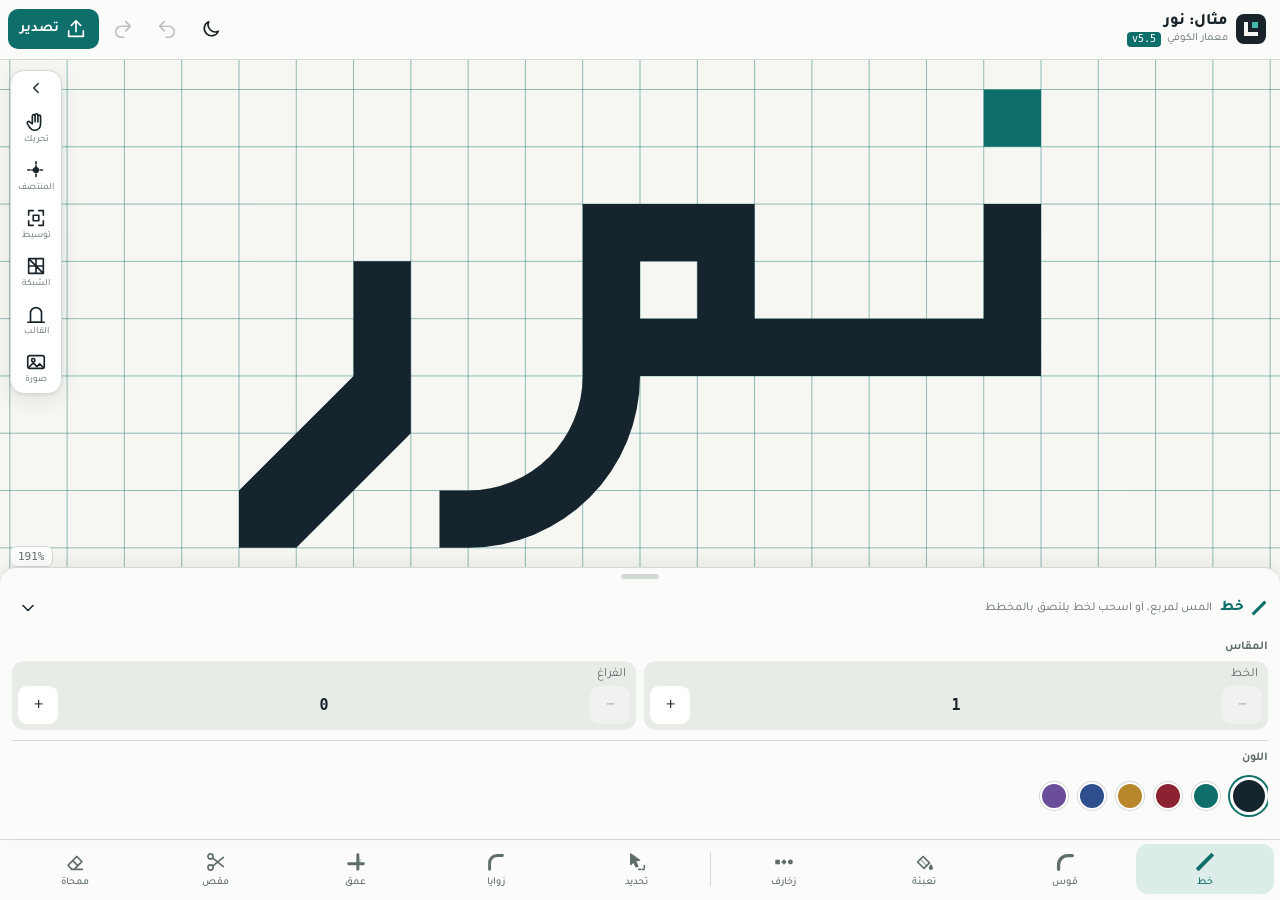
<file: App/Web/index.html>
<!doctype html><html><head><meta charset=utf8><meta name=viewport content="width=device-width,initial-scale=1,maximum-scale=1,user-scalable=no,viewport-fit=cover"><style>:root{color-scheme:light;box-sizing:border-box;padding-top:env(safe-area-inset-top,0px);padding-bottom:env(safe-area-inset-bottom,0px)}html{scroll-padding-top:env(safe-area-inset-top,0px)}body{margin:0;padding:0;font:14px -apple-system,BlinkMacSystemFont,sans-serif;background:#fff;color:#000}img{max-width:100%}[hidden]:not([hidden=until-found i]){display:none!important}</style></head><body>
<title>معمار الكوفي</title>
<style>
@font-face{font-family:'Tajawal';font-weight:400;font-display:swap;src:url(fonts/tajawal-arabic-400-normal.woff2) format('woff2');unicode-range:U+0600-06FF,U+0750-077F,U+0870-088E,U+0890-0891,U+0897-08E1,U+08E3-08FF,U+200C-200E,U+2010-2011,U+204F,U+2E41,U+FB50-FDFF,U+FE70-FE74,U+FE76-FEFC}
@font-face{font-family:'Tajawal';font-weight:400;font-display:swap;src:url(fonts/tajawal-latin-400-normal.woff2) format('woff2');unicode-range:U+0000-00FF,U+0131,U+0152-0153,U+02BB-02BC,U+02C6,U+02DA,U+02DC,U+0304,U+0308,U+0329,U+2000-206F,U+20AC,U+2122,U+2191,U+2193,U+2212,U+2215,U+FEFF,U+FFFD}
@font-face{font-family:'Tajawal';font-weight:500;font-display:swap;src:url(fonts/tajawal-arabic-500-normal.woff2) format('woff2');unicode-range:U+0600-06FF,U+0750-077F,U+0870-088E,U+0890-0891,U+0897-08E1,U+08E3-08FF,U+200C-200E,U+2010-2011,U+204F,U+2E41,U+FB50-FDFF,U+FE70-FE74,U+FE76-FEFC}
@font-face{font-family:'Tajawal';font-weight:500;font-display:swap;src:url(fonts/tajawal-latin-500-normal.woff2) format('woff2');unicode-range:U+0000-00FF,U+0131,U+0152-0153,U+02BB-02BC,U+02C6,U+02DA,U+02DC,U+0304,U+0308,U+0329,U+2000-206F,U+20AC,U+2122,U+2191,U+2193,U+2212,U+2215,U+FEFF,U+FFFD}
@font-face{font-family:'Tajawal';font-weight:700;font-display:swap;src:url(fonts/tajawal-arabic-700-normal.woff2) format('woff2');unicode-range:U+0600-06FF,U+0750-077F,U+0870-088E,U+0890-0891,U+0897-08E1,U+08E3-08FF,U+200C-200E,U+2010-2011,U+204F,U+2E41,U+FB50-FDFF,U+FE70-FE74,U+FE76-FEFC}
@font-face{font-family:'Tajawal';font-weight:700;font-display:swap;src:url(fonts/tajawal-latin-700-normal.woff2) format('woff2');unicode-range:U+0000-00FF,U+0131,U+0152-0153,U+02BB-02BC,U+02C6,U+02DA,U+02DC,U+0304,U+0308,U+0329,U+2000-206F,U+20AC,U+2122,U+2191,U+2193,U+2212,U+2215,U+FEFF,U+FFFD}
@font-face{font-family:'Tajawal';font-weight:800;font-display:swap;src:url(fonts/tajawal-arabic-800-normal.woff2) format('woff2');unicode-range:U+0600-06FF,U+0750-077F,U+0870-088E,U+0890-0891,U+0897-08E1,U+08E3-08FF,U+200C-200E,U+2010-2011,U+204F,U+2E41,U+FB50-FDFF,U+FE70-FE74,U+FE76-FEFC}
@font-face{font-family:'Tajawal';font-weight:800;font-display:swap;src:url(fonts/tajawal-latin-800-normal.woff2) format('woff2');unicode-range:U+0000-00FF,U+0131,U+0152-0153,U+02BB-02BC,U+02C6,U+02DA,U+02DC,U+0304,U+0308,U+0329,U+2000-206F,U+20AC,U+2122,U+2191,U+2193,U+2212,U+2215,U+FEFF,U+FFFD}
</style>
<style>
/* Layout: drafting table — slim top bar, full-bleed paper canvas with a floating tool rail, a contextual options card and a grouped tool dock at the thumb. */
:root{
  --bg:#E8ECE7; --panel:#FBFCFA; --raised:#FFFFFF; --fg:#18242A; --muted:#5F6D69; --line:#D3DAD3;
  --accent:#0E6E69; --accent-fg:#FFFFFF; --accent-soft:#DCEDE9; --gold:#B8862B; --danger:#A3312F;
  --paper:#F6F7F3; --shadow:0 6px 20px rgba(20,40,38,.10),0 1px 3px rgba(20,40,38,.08);
  --f-display:"Tajawal",system-ui,-apple-system,"Geeza Pro",sans-serif;
  --f-body:"Tajawal",system-ui,-apple-system,"Geeza Pro",sans-serif;
}
@media (prefers-color-scheme: dark){:root:not([data-theme="light"]){
  --bg:#10171A; --panel:#172124; --raised:#1D292C; --fg:#E4EBE8; --muted:#93A29D; --line:#2A3639;
  --accent:#45B7AD; --accent-fg:#062220; --accent-soft:#1D3836; --gold:#D3A34A; --danger:#E0716B;
  --shadow:0 6px 20px rgba(0,0,0,.35),0 1px 3px rgba(0,0,0,.3); color-scheme:dark}}
:root[data-theme="dark"]{
  --bg:#10171A; --panel:#172124; --raised:#1D292C; --fg:#E4EBE8; --muted:#93A29D; --line:#2A3639;
  --accent:#45B7AD; --accent-fg:#062220; --accent-soft:#1D3836; --gold:#D3A34A; --danger:#E0716B;
  --shadow:0 6px 20px rgba(0,0,0,.35),0 1px 3px rgba(0,0,0,.3); color-scheme:dark}
html{box-sizing:border-box;height:100%}
*,*::before,*::after{box-sizing:inherit}
body{height:100%;background:var(--bg);color:var(--fg);font-family:var(--f-body);overflow:hidden;
  display:flex;flex-direction:column;-webkit-user-select:none;user-select:none;-webkit-touch-callout:none}
button{font:inherit;color:inherit;touch-action:manipulation;cursor:pointer;-webkit-tap-highlight-color:transparent}
button:focus-visible,input:focus-visible{outline:2px solid var(--accent);outline-offset:2px}
svg.i{width:22px;height:22px;stroke:currentColor;fill:none;stroke-width:1.8;stroke-linecap:round;stroke-linejoin:round;flex:none}
/* top bar */
.top{display:flex;align-items:center;gap:4px;padding:6px 8px;background:var(--panel);border-bottom:1px solid var(--line)}
.proj{flex:1;min-width:0;display:flex;align-items:center;gap:8px;border:0;background:transparent;border-radius:10px;padding:6px 6px;text-align:right}
.proj:active{background:var(--accent-soft)}
.mark{width:30px;height:30px;border-radius:8px;background:var(--fg);display:grid;place-items:center;flex:none}
.mark svg{width:20px;height:20px}
.pt{min-width:0;display:flex;flex-direction:column;line-height:1.25}
.pt b{font-family:var(--f-display);font-weight:800;font-size:16px;white-space:nowrap;overflow:hidden;text-overflow:ellipsis}
.pt small{font-size:11px;color:var(--muted);display:flex;gap:6px;align-items:center;white-space:nowrap}
.ver{font-family:ui-monospace,Menlo,monospace;font-size:10px;padding:1px 5px;border-radius:4px;background:var(--accent);color:var(--accent-fg)}
.ib{width:40px;height:40px;flex:none;display:grid;place-items:center;border:0;background:transparent;border-radius:10px;color:var(--fg)}
.ib:active{background:var(--accent-soft)}
.ib:disabled{opacity:.28}
.ib.primary{background:var(--accent);color:var(--accent-fg);width:auto;padding:0 12px;display:flex;gap:6px;font-weight:600;font-size:14px}
/* stage */
.stage{position:relative;flex:1;min-height:0;background:var(--paper)}
canvas{position:absolute;inset:0;width:100%;height:100%;touch-action:none;display:block}
.rail{position:absolute;top:10px;left:10px;display:flex;flex-direction:column;gap:6px;background:var(--raised);border:1px solid var(--line);border-radius:14px;padding:4px;box-shadow:var(--shadow)}
.rail .ib{width:42px;height:42px;flex-direction:column;display:flex;align-items:center;justify-content:center;gap:1px;font-size:9.5px;color:var(--muted)}
.rail .ib svg{color:var(--fg)}
.rail .ib[aria-pressed="true"]{background:var(--accent-soft);color:var(--accent)}
.rail .ib[aria-pressed="true"] svg{color:var(--accent)}
#midBtn[aria-pressed="true"],#midBtn[aria-pressed="true"] svg{color:#D6336C!important;background:rgba(214,51,108,.12)}
.rail .fold{height:26px;border-radius:8px}
.rail .fold svg{width:18px;height:18px;transition:transform .2s}
.rail.min{padding:3px}
.rail.min .ib:not(.fold){display:none}
.rail.min .fold{width:34px;height:34px}
.rail.min .fold svg{transform:rotate(180deg)}
.zoom{position:absolute;bottom:10px;left:10px;font:11px ui-monospace,Menlo,monospace;color:var(--muted);background:var(--raised);border:1px solid var(--line);padding:3px 7px;border-radius:6px;pointer-events:none}
.toast{position:absolute;top:12px;right:50%;transform:translateX(50%);background:var(--fg);color:var(--bg);padding:8px 14px;border-radius:10px;font-size:13px;pointer-events:none;opacity:0;transition:opacity .2s;max-width:80%;text-align:center}
.toast.on{opacity:1}
/* options card */
.panel{background:var(--panel);border-top:1px solid var(--line);padding:0 12px 8px;display:flex;flex-direction:column;gap:6px;border-radius:16px 16px 0 0;box-shadow:0 -6px 18px rgba(0,0,0,.06);position:relative;z-index:2;margin-top:-10px}
.grab{display:flex;justify-content:center;align-items:center;height:18px;border:0;background:transparent;padding:0;margin:0 auto;width:80px;touch-action:none}
.grab span{width:38px;height:5px;border-radius:3px;background:var(--line)}
.panel.min .pc{display:none}
.panel.min{padding-bottom:6px}
.fold-panel{width:32px!important;height:32px!important;margin-inline-start:auto;flex:none}
.fold-panel svg{width:20px;height:20px;transition:transform .2s}
.panel.min .fold-panel svg{transform:rotate(180deg)}
.grp{display:grid;grid-template-columns:58px 1fr;gap:8px;align-items:center;padding:6px 0;border-top:1px solid var(--line)}
.grp:first-child{border-top:0}
.gl{font-size:11.5px;font-weight:700;color:var(--muted);line-height:1.3}
.gr{display:flex;flex-wrap:wrap;gap:6px;align-items:center;min-width:0}
.swatch.cur{width:38px;height:38px;box-shadow:0 0 0 2px var(--accent)}
.swatch.sm{width:28px;height:28px;border-width:2px}
.ph{display:flex;align-items:center;gap:8px;min-height:32px}
.ph .tt{display:flex;align-items:center;gap:6px;font-family:var(--f-display);font-weight:800;font-size:15px;color:var(--accent);white-space:nowrap}
.ph .tt svg{width:18px;height:18px}
.ph .hint{font-size:12px;color:var(--muted);overflow:hidden;text-overflow:ellipsis;white-space:nowrap;min-width:0}
.pc{display:flex;flex-direction:column;max-height:36vh;overflow-y:auto;overscroll-behavior:contain;padding-bottom:2px}
.seg{display:flex;background:var(--bg);border-radius:10px;padding:2px;gap:2px;flex:none}
.seg button{border:0;background:transparent;border-radius:8px;padding:5px 10px;font-size:13px;display:flex;align-items:center;justify-content:center;gap:4px;white-space:nowrap;color:var(--fg);min-height:34px}
.seg button svg{width:18px;height:18px}
.seg button[aria-pressed="true"]{background:var(--raised);color:var(--accent);box-shadow:0 1px 3px rgba(20,40,38,.16)}
.seg.icons button{flex-direction:column;gap:0;font-size:10px;padding:4px 6px;min-width:44px}
.seg.icons{flex-wrap:wrap;max-width:100%}
.chip{border:1px solid var(--line);background:var(--raised);border-radius:10px;padding:5px 10px;font-size:13px;white-space:nowrap;flex:none;display:flex;align-items:center;gap:6px;min-height:38px}
.chip svg{width:17px;height:17px}
.chip:active{background:var(--accent-soft)}
.chip.danger{color:var(--danger)}
.chip.on{border-color:var(--accent);color:var(--accent);background:var(--accent-soft)}
.stp{display:flex;align-items:center;gap:4px;background:var(--bg);border-radius:10px;padding:2px;flex:none;min-height:38px}
.stp .lbl{font-size:11.5px;color:var(--muted);padding-inline:4px 0}
.stp .lbl:empty{display:none}
.stp button{width:28px;height:30px;border:0;border-radius:8px;background:var(--raised);font-size:16px;line-height:1;display:grid;place-items:center}
.stp button:disabled{opacity:.35}
.stp output{min-width:30px;text-align:center;font:600 13px ui-monospace,Menlo,monospace;font-variant-numeric:tabular-nums}
.swatch{width:34px;height:34px;border-radius:50%;border:3px solid var(--raised);box-shadow:0 0 0 1px var(--line);flex:none}
.count{font-size:12px;color:var(--accent);font-weight:600;background:var(--accent-soft);border-radius:8px;padding:4px 8px}
/* dock */
.dock{display:flex;align-items:stretch;justify-content:space-between;padding:4px 6px 6px;background:var(--panel);border-top:1px solid var(--line);gap:2px}
.dock .sep{width:1px;background:var(--line);margin:8px 2px}
.tool{flex:1;display:flex;flex-direction:column;align-items:center;gap:3px;border:0;background:transparent;padding:7px 0 5px;border-radius:12px;font-size:10.5px;font-weight:500;color:var(--muted);min-width:0}
.tool svg{width:22px;height:22px}
.tool[aria-pressed="true"]{color:var(--accent);background:var(--accent-soft)}
/* colour popover */
.pop{position:fixed;bottom:calc(12px + env(safe-area-inset-bottom,0px));right:max(10px,env(safe-area-inset-right,0px));left:max(10px,env(safe-area-inset-left,0px));max-width:540px;margin:0 auto;background:var(--raised);border:1px solid var(--line);border-radius:16px;padding:12px;display:flex;flex-direction:column;gap:10px;box-shadow:0 12px 40px rgba(0,0,0,.35);z-index:40}
.pop h4{margin:0;font-size:12px;color:var(--muted);font-weight:500}
.pop .row{display:flex;flex-wrap:wrap;gap:10px;align-items:center}
.pop .swatch{width:38px;height:38px}
.pop .swatch[aria-pressed="true"]{box-shadow:0 0 0 2px var(--accent)}
.custom{position:relative;width:38px;height:38px;border-radius:50%;overflow:hidden;box-shadow:0 0 0 1px var(--line);background:conic-gradient(#d33,#db3,#3b5,#3ad,#53d,#d3a,#d33);flex:none}
.custom input{position:absolute;inset:-8px;width:54px;height:54px;opacity:0}
.addc{width:38px;height:38px;border-radius:50%;border:1.5px dashed var(--muted);background:transparent;display:grid;place-items:center;color:var(--muted)}
/* sheets */
.sheet-bg{position:fixed;inset:0;background:rgba(10,16,18,.45);display:flex;align-items:flex-end;justify-content:center;z-index:20}
.sheet{width:100%;max-width:560px;max-height:88%;overflow:auto;background:var(--panel);border-radius:18px 18px 0 0;padding:14px 16px calc(16px + env(safe-area-inset-bottom,0px));display:flex;flex-direction:column;gap:12px}
.sheet h2{margin:0;font-family:var(--f-display);font-size:21px;font-weight:800}
.sh-head{display:flex;align-items:center;justify-content:space-between}
.srow{display:flex;align-items:center;justify-content:space-between;gap:10px;flex-wrap:wrap}
.srow .k{font-size:14px}
.note{font-size:12px;color:var(--muted);line-height:1.6;margin:0}
.btn{border:0;background:var(--accent);color:var(--accent-fg);border-radius:12px;padding:12px;font-size:15px;font-weight:600}
.preview{border-radius:12px;border:1px solid var(--line);display:grid;place-items:center;padding:8px;
  background-color:#fff;background-image:linear-gradient(45deg,#e5e5e5 25%,transparent 25%,transparent 75%,#e5e5e5 75%),linear-gradient(45deg,#e5e5e5 25%,transparent 25%,transparent 75%,#e5e5e5 75%);background-size:16px 16px;background-position:0 0,8px 8px}
.preview img{max-height:240px;max-width:100%;display:block;-webkit-touch-callout:default}
.plist{display:flex;flex-direction:column;gap:6px}
.pitem{display:flex;align-items:center;gap:8px;padding:10px;border:1px solid var(--line);border-radius:12px;background:var(--raised)}
.pitem.cur{border-color:var(--accent);background:var(--accent-soft)}
.pitem .nm{flex:1;min-width:0;text-align:right;border:0;background:transparent;padding:0}
.pitem .nm b{display:block;font-weight:600;overflow:hidden;text-overflow:ellipsis;white-space:nowrap}
.pitem .nm small{color:var(--muted);font-size:11px}
.txt{width:100%;font:inherit;font-size:16px;padding:10px;border-radius:10px;border:1px solid var(--line);background:var(--bg);color:var(--fg)}
.toggle{width:46px;height:28px;border-radius:14px;border:0;background:var(--line);position:relative;flex:none}
.toggle::after{content:"";position:absolute;top:3px;right:3px;width:22px;height:22px;border-radius:50%;background:#fff;transition:right .15s;box-shadow:0 1px 2px rgba(0,0,0,.2)}
.toggle[aria-pressed="true"]{background:var(--accent)}
.toggle[aria-pressed="true"]::after{right:21px}
.opt-card{border:1px solid var(--line);border-radius:14px;padding:12px;display:flex;flex-direction:column;gap:10px;background:var(--raised)}
.opt-card h3{margin:0;font-family:var(--f-display);font-weight:800;font-size:16px;display:flex;align-items:center;gap:8px}
.opt-card h3 svg{width:22px;height:22px;color:var(--accent)}
.pickimg{border:1.5px dashed var(--muted);border-radius:14px;padding:18px;display:flex;flex-direction:column;align-items:center;gap:6px;color:var(--muted);background:transparent;font-size:14px}
.pickimg svg{width:34px;height:34px}
.twin{display:grid;grid-template-columns:1fr 1fr;gap:8px}
.twin>div{border-radius:10px;border:1px solid var(--line);background:#fff;display:grid;place-items:center;padding:6px;min-height:120px}
.twin img,.twin canvas{max-width:100%;max-height:150px;display:block}
.crop-wrap{border-radius:14px;overflow:hidden;background:#0D1416}
#cropCv{position:static;display:block;width:100%;height:min(52vh,440px);touch-action:none}
.twin canvas{position:static;inset:auto;width:auto;height:auto;touch-action:auto}
.twin small{display:block;text-align:center;color:var(--muted);font-size:11px;margin-top:4px}
input[type=range]{accent-color:var(--accent);width:150px}

/* v5.4 — one size for every control: same height, same type, equal columns */
:root{--ctl-h:46px;--ctl-f:14px}
.grp{display:flex;flex-direction:column;align-items:stretch;gap:6px;padding:10px 0}
.gl{font-size:12px;font-weight:700;color:var(--muted)}
.gr{display:grid;grid-template-columns:repeat(2,minmax(0,1fr));gap:8px;align-items:stretch}
.gr>.seg,.gr>.swrow,.gr>.icrow,.gr>.full{grid-column:1/-1}
.swrow{display:flex;flex-wrap:wrap;gap:10px;align-items:center;min-height:var(--ctl-h)}
.icrow{display:grid;grid-auto-flow:column;grid-auto-columns:minmax(0,1fr);gap:8px}
.icrow .chip{justify-content:center;padding:0}
.seg{display:flex;width:100%;border-radius:12px;padding:3px;gap:3px;min-height:var(--ctl-h)}
.seg button{flex:1 1 0;min-width:0;font-size:var(--ctl-f);min-height:40px;padding:4px 6px;border-radius:9px;overflow:hidden;text-overflow:ellipsis}
.seg.icons{flex-wrap:nowrap}
.seg.icons button{font-size:11px;min-width:0;padding:4px 2px}
.chip{min-height:var(--ctl-h);font-size:var(--ctl-f);border-radius:12px;justify-content:center;padding:0 10px;min-width:0}
.chip span{overflow:hidden;text-overflow:ellipsis}
.chip span:empty{display:none}
.stp{display:grid;grid-template-columns:40px minmax(0,1fr) 40px;grid-template-rows:auto 38px;gap:4px 4px;border-radius:12px;padding:6px;min-width:0;width:100%;align-items:center}
.stp .lbl{grid-column:1/-1;font-size:12.5px;padding:0 4px;white-space:nowrap;overflow:hidden;text-overflow:ellipsis;text-align:right}
.stp .lbl:empty{display:none}
.stp button{width:40px;height:38px;border-radius:9px;font-size:18px}
.stp output{min-width:0;text-align:center;font:600 15px ui-monospace,Menlo,monospace}
.count{min-height:auto}
.count{display:flex;align-items:center;justify-content:center;min-height:var(--ctl-h);border-radius:12px;font-size:var(--ctl-f);padding:0 8px}
.gr>.toggle{justify-self:start;align-self:center}
/* sheet sections */
.sec{display:flex;flex-direction:column;gap:8px;padding:12px;border:1px solid var(--line);border-radius:16px;background:var(--raised)}
.sec-h{font-family:var(--f-display);font-weight:800;font-size:15px}
.sec .note{margin:0}
.trow{display:flex;align-items:center;justify-content:space-between;gap:10px;min-height:var(--ctl-h);font-size:var(--ctl-f)}
.trow+.trow{border-top:1px solid var(--line)}
.sec .stp,.sec .seg{background:var(--bg)}
@media (prefers-reduced-motion:reduce){*{transition:none!important}}
</style>

<div class="top" dir="rtl">
  <button class="proj" id="projBtn" aria-label="المشاريع">
    <span class="mark" aria-hidden="true"><svg viewBox="0 0 20 20"><path d="M3 3h4v10h10v4H3z" fill="#F6F7F3"/><path d="M11 3h6v6h-6z" fill="#45B7AD"/></svg></span>
    <span class="pt"><b id="projName">—</b><small>معمار الكوفي <span class="ver" id="ver">v5.5</span></small></span>
  </button>
  <button class="ib" id="themeBtn" aria-label="الوضع الليلي"><svg class="i" viewBox="0 0 24 24" id="themeIc"></svg></button>
  <button class="ib" id="undo" aria-label="تراجع"><svg class="i" viewBox="0 0 24 24"><path d="M9 14L4 9l5-5"/><path d="M4 9h10a6 6 0 0 1 0 12h-3"/></svg></button>
  <button class="ib" id="redo" aria-label="إعادة"><svg class="i" viewBox="0 0 24 24"><path d="M15 14l5-5-5-5"/><path d="M20 9H10a6 6 0 0 0 0 12h3"/></svg></button>
  <button class="ib primary" id="exportBtn"><svg class="i" viewBox="0 0 24 24"><path d="M12 15V3M7 8l5-5 5 5M4 14v6h16v-6"/></svg>تصدير</button>
</div>

<div class="stage" id="stage">
  <canvas id="cv"></canvas>
  <div class="rail" id="rail" dir="rtl">
    <button class="ib fold" id="railFold" aria-label="إخفاء الأزرار الجانبية" aria-expanded="true"><svg class="i" viewBox="0 0 24 24"><path d="M15 6l-6 6 6 6"/></svg></button>
    <button class="ib" id="handBtn" aria-pressed="false" aria-label="تحريك اللوحة"><svg class="i" viewBox="0 0 24 24"><path d="M8 13V5.5a1.5 1.5 0 0 1 3 0V12M11 11V4.5a1.5 1.5 0 0 1 3 0V12M14 11.5V6a1.5 1.5 0 0 1 3 0v8c0 4-2.5 7-6.5 7-3 0-4.5-1.5-6-4l-2-3.5a1.5 1.5 0 0 1 2.5-1.6L8 14"/></svg>تحريك</button>
    <button class="ib" id="midBtn" aria-pressed="false" aria-label="خطوط المنتصف"><svg class="i" viewBox="0 0 24 24"><path d="M12 3v18M3 12h18" stroke-dasharray="2.5 2"/><circle cx="12" cy="12" r="2.5" fill="currentColor"/></svg><span id="midLbl">المنتصف</span></button>
    <button class="ib" id="fitBtn" aria-label="توسيط الرسم"><svg class="i" viewBox="0 0 24 24"><path d="M4 9V4h5M15 4h5v5M20 15v5h-5M9 20H4v-5"/><rect x="9" y="9" width="6" height="6"/></svg>توسيط</button>
    <button class="ib" id="gridBtn" aria-label="الشبكة"><svg class="i" viewBox="0 0 24 24"><path d="M4 4h16v16H4zM4 12h16M12 4v16M4 4l16 16"/></svg>الشبكة</button>
    <button class="ib" id="envBtn" aria-pressed="false" aria-label="القالب"><svg class="i" viewBox="0 0 24 24"><path d="M6 21V11a6 6 0 0 1 12 0v10z"/><path d="M3 21h18"/></svg>القالب</button>
    <button class="ib" id="refBtn" aria-pressed="false" aria-label="صورة"><svg class="i" viewBox="0 0 24 24"><rect x="3" y="5" width="18" height="14" rx="2"/><circle cx="9" cy="10" r="1.8"/><path d="M4 18l5-5 4 4 3-3 4 4"/></svg>صورة</button>
  </div>
  <div class="zoom" id="zoomLbl">100%</div>
  <div class="toast" id="toast"></div>
  <div class="pop" id="colorPop" dir="rtl" hidden></div>
</div>

<section class="panel" id="panel" dir="rtl">
  <button class="grab" id="grab" aria-label="إظهار أو إخفاء الخيارات"><span></span></button>
  <div class="ph" id="ph"></div>
  <div class="pc" id="pc"></div>
</section>

<nav class="dock" id="dock" dir="rtl"></nav>

<div id="sheetHost"></div>
<input type="file" id="imgIn" accept="image/*" hidden>
<script>/* polygon-clipping 0.15.7 — MIT License, Mike Fogel */
!function(t,e){"object"==typeof exports&&"undefined"!=typeof module?module.exports=e():"function"==typeof define&&define.amd?define(e):(t="undefined"!=typeof globalThis?globalThis:t||self).polygonClipping=e()}(this,(function(){"use strict";
/**
     * splaytree v3.1.2
     * Fast Splay tree for Node and browser
     *
     * @author Alexander Milevski <info@w8r.name>
     * @license MIT
     * @preserve
     */
/*! *****************************************************************************
    Copyright (c) Microsoft Corporation. All rights reserved.
    Licensed under the Apache License, Version 2.0 (the "License"); you may not use
    this file except in compliance with the License. You may obtain a copy of the
    License at http://www.apache.org/licenses/LICENSE-2.0

    THIS CODE IS PROVIDED ON AN *AS IS* BASIS, WITHOUT WARRANTIES OR CONDITIONS OF ANY
    KIND, EITHER EXPRESS OR IMPLIED, INCLUDING WITHOUT LIMITATION ANY IMPLIED
    WARRANTIES OR CONDITIONS OF TITLE, FITNESS FOR A PARTICULAR PURPOSE,
    MERCHANTABLITY OR NON-INFRINGEMENT.

    See the Apache Version 2.0 License for specific language governing permissions
    and limitations under the License.
    ***************************************************************************** */function t(t,e){var n,r,i,o,s={label:0,sent:function(){if(1&i[0])throw i[1];return i[1]},trys:[],ops:[]};return o={next:l(0),throw:l(1),return:l(2)},"function"==typeof Symbol&&(o[Symbol.iterator]=function(){return this}),o;function l(o){return function(l){return function(o){if(n)throw new TypeError("Generator is already executing.");for(;s;)try{if(n=1,r&&(i=2&o[0]?r.return:o[0]?r.throw||((i=r.return)&&i.call(r),0):r.next)&&!(i=i.call(r,o[1])).done)return i;switch(r=0,i&&(o=[2&o[0],i.value]),o[0]){case 0:case 1:i=o;break;case 4:return s.label++,{value:o[1],done:!1};case 5:s.label++,r=o[1],o=[0];continue;case 7:o=s.ops.pop(),s.trys.pop();continue;default:if(!(i=s.trys,(i=i.length>0&&i[i.length-1])||6!==o[0]&&2!==o[0])){s=0;continue}if(3===o[0]&&(!i||o[1]>i[0]&&o[1]<i[3])){s.label=o[1];break}if(6===o[0]&&s.label<i[1]){s.label=i[1],i=o;break}if(i&&s.label<i[2]){s.label=i[2],s.ops.push(o);break}i[2]&&s.ops.pop(),s.trys.pop();continue}o=e.call(t,s)}catch(t){o=[6,t],r=0}finally{n=i=0}if(5&o[0])throw o[1];return{value:o[0]?o[1]:void 0,done:!0}}([o,l])}}}var e=function(t,e){this.next=null,this.key=t,this.data=e,this.left=null,this.right=null};function n(t,e){return t>e?1:t<e?-1:0}function r(t,n,r){for(var i=new e(null,null),o=i,s=i;;){var l=r(t,n.key);if(l<0){if(null===n.left)break;if(r(t,n.left.key)<0){var h=n.left;if(n.left=h.right,h.right=n,null===(n=h).left)break}s.left=n,s=n,n=n.left}else{if(!(l>0))break;if(null===n.right)break;if(r(t,n.right.key)>0){h=n.right;if(n.right=h.left,h.left=n,null===(n=h).right)break}o.right=n,o=n,n=n.right}}return o.right=n.left,s.left=n.right,n.left=i.right,n.right=i.left,n}function i(t,n,i,o){var s=new e(t,n);if(null===i)return s.left=s.right=null,s;var l=o(t,(i=r(t,i,o)).key);return l<0?(s.left=i.left,s.right=i,i.left=null):l>=0&&(s.right=i.right,s.left=i,i.right=null),s}function o(t,e,n){var i=null,o=null;if(e){var s=n((e=r(t,e,n)).key,t);0===s?(i=e.left,o=e.right):s<0?(o=e.right,e.right=null,i=e):(i=e.left,e.left=null,o=e)}return{left:i,right:o}}function s(t,e,n,r,i){if(t){r(e+(n?"└── ":"├── ")+i(t)+"\n");var o=e+(n?"    ":"│   ");t.left&&s(t.left,o,!1,r,i),t.right&&s(t.right,o,!0,r,i)}}var l=function(){function l(t){void 0===t&&(t=n),this._root=null,this._size=0,this._comparator=t}return l.prototype.insert=function(t,e){return this._size++,this._root=i(t,e,this._root,this._comparator)},l.prototype.add=function(t,n){var i=new e(t,n);null===this._root&&(i.left=i.right=null,this._size++,this._root=i);var o=this._comparator,s=r(t,this._root,o),l=o(t,s.key);return 0===l?this._root=s:(l<0?(i.left=s.left,i.right=s,s.left=null):l>0&&(i.right=s.right,i.left=s,s.right=null),this._size++,this._root=i),this._root},l.prototype.remove=function(t){this._root=this._remove(t,this._root,this._comparator)},l.prototype._remove=function(t,e,n){var i;return null===e?null:0===n(t,(e=r(t,e,n)).key)?(null===e.left?i=e.right:(i=r(t,e.left,n)).right=e.right,this._size--,i):e},l.prototype.pop=function(){var t=this._root;if(t){for(;t.left;)t=t.left;return this._root=r(t.key,this._root,this._comparator),this._root=this._remove(t.key,this._root,this._comparator),{key:t.key,data:t.data}}return null},l.prototype.findStatic=function(t){for(var e=this._root,n=this._comparator;e;){var r=n(t,e.key);if(0===r)return e;e=r<0?e.left:e.right}return null},l.prototype.find=function(t){return this._root&&(this._root=r(t,this._root,this._comparator),0!==this._comparator(t,this._root.key))?null:this._root},l.prototype.contains=function(t){for(var e=this._root,n=this._comparator;e;){var r=n(t,e.key);if(0===r)return!0;e=r<0?e.left:e.right}return!1},l.prototype.forEach=function(t,e){for(var n=this._root,r=[],i=!1;!i;)null!==n?(r.push(n),n=n.left):0!==r.length?(n=r.pop(),t.call(e,n),n=n.right):i=!0;return this},l.prototype.range=function(t,e,n,r){for(var i=[],o=this._comparator,s=this._root;0!==i.length||s;)if(s)i.push(s),s=s.left;else{if(o((s=i.pop()).key,e)>0)break;if(o(s.key,t)>=0&&n.call(r,s))return this;s=s.right}return this},l.prototype.keys=function(){var t=[];return this.forEach((function(e){var n=e.key;return t.push(n)})),t},l.prototype.values=function(){var t=[];return this.forEach((function(e){var n=e.data;return t.push(n)})),t},l.prototype.min=function(){return this._root?this.minNode(this._root).key:null},l.prototype.max=function(){return this._root?this.maxNode(this._root).key:null},l.prototype.minNode=function(t){if(void 0===t&&(t=this._root),t)for(;t.left;)t=t.left;return t},l.prototype.maxNode=function(t){if(void 0===t&&(t=this._root),t)for(;t.right;)t=t.right;return t},l.prototype.at=function(t){for(var e=this._root,n=!1,r=0,i=[];!n;)if(e)i.push(e),e=e.left;else if(i.length>0){if(e=i.pop(),r===t)return e;r++,e=e.right}else n=!0;return null},l.prototype.next=function(t){var e=this._root,n=null;if(t.right){for(n=t.right;n.left;)n=n.left;return n}for(var r=this._comparator;e;){var i=r(t.key,e.key);if(0===i)break;i<0?(n=e,e=e.left):e=e.right}return n},l.prototype.prev=function(t){var e=this._root,n=null;if(null!==t.left){for(n=t.left;n.right;)n=n.right;return n}for(var r=this._comparator;e;){var i=r(t.key,e.key);if(0===i)break;i<0?e=e.left:(n=e,e=e.right)}return n},l.prototype.clear=function(){return this._root=null,this._size=0,this},l.prototype.toList=function(){return function(t){var n=t,r=[],i=!1,o=new e(null,null),s=o;for(;!i;)n?(r.push(n),n=n.left):r.length>0?n=(n=s=s.next=r.pop()).right:i=!0;return s.next=null,o.next}(this._root)},l.prototype.load=function(t,n,r){void 0===n&&(n=[]),void 0===r&&(r=!1);var i=t.length,o=this._comparator;if(r&&f(t,n,0,i-1,o),null===this._root)this._root=h(t,n,0,i),this._size=i;else{var s=function(t,n,r){var i=new e(null,null),o=i,s=t,l=n;for(;null!==s&&null!==l;)r(s.key,l.key)<0?(o.next=s,s=s.next):(o.next=l,l=l.next),o=o.next;null!==s?o.next=s:null!==l&&(o.next=l);return i.next}(this.toList(),function(t,n){for(var r=new e(null,null),i=r,o=0;o<t.length;o++)i=i.next=new e(t[o],n[o]);return i.next=null,r.next}(t,n),o);i=this._size+i,this._root=u({head:s},0,i)}return this},l.prototype.isEmpty=function(){return null===this._root},Object.defineProperty(l.prototype,"size",{get:function(){return this._size},enumerable:!0,configurable:!0}),Object.defineProperty(l.prototype,"root",{get:function(){return this._root},enumerable:!0,configurable:!0}),l.prototype.toString=function(t){void 0===t&&(t=function(t){return String(t.key)});var e=[];return s(this._root,"",!0,(function(t){return e.push(t)}),t),e.join("")},l.prototype.update=function(t,e,n){var s=this._comparator,l=o(t,this._root,s),h=l.left,u=l.right;s(t,e)<0?u=i(e,n,u,s):h=i(e,n,h,s),this._root=function(t,e,n){return null===e?t:(null===t||((e=r(t.key,e,n)).left=t),e)}(h,u,s)},l.prototype.split=function(t){return o(t,this._root,this._comparator)},l.prototype[Symbol.iterator]=function(){var e,n,r;return t(this,(function(t){switch(t.label){case 0:e=this._root,n=[],r=!1,t.label=1;case 1:return r?[3,6]:null===e?[3,2]:(n.push(e),e=e.left,[3,5]);case 2:return 0===n.length?[3,4]:[4,e=n.pop()];case 3:return t.sent(),e=e.right,[3,5];case 4:r=!0,t.label=5;case 5:return[3,1];case 6:return[2]}}))},l}();function h(t,n,r,i){var o=i-r;if(o>0){var s=r+Math.floor(o/2),l=t[s],u=n[s],f=new e(l,u);return f.left=h(t,n,r,s),f.right=h(t,n,s+1,i),f}return null}function u(t,e,n){var r=n-e;if(r>0){var i=e+Math.floor(r/2),o=u(t,e,i),s=t.head;return s.left=o,t.head=t.head.next,s.right=u(t,i+1,n),s}return null}function f(t,e,n,r,i){if(!(n>=r)){for(var o=t[n+r>>1],s=n-1,l=r+1;;){do{s++}while(i(t[s],o)<0);do{l--}while(i(t[l],o)>0);if(s>=l)break;var h=t[s];t[s]=t[l],t[l]=h,h=e[s],e[s]=e[l],e[l]=h}f(t,e,n,l,i),f(t,e,l+1,r,i)}}const c=(t,e)=>t.ll.x<=e.x&&e.x<=t.ur.x&&t.ll.y<=e.y&&e.y<=t.ur.y,p=(t,e)=>{if(e.ur.x<t.ll.x||t.ur.x<e.ll.x||e.ur.y<t.ll.y||t.ur.y<e.ll.y)return null;const n=t.ll.x<e.ll.x?e.ll.x:t.ll.x,r=t.ur.x<e.ur.x?t.ur.x:e.ur.x;return{ll:{x:n,y:t.ll.y<e.ll.y?e.ll.y:t.ll.y},ur:{x:r,y:t.ur.y<e.ur.y?t.ur.y:e.ur.y}}};let g=Number.EPSILON;void 0===g&&(g=Math.pow(2,-52));const a=g*g,y=(t,e)=>{if(-g<t&&t<g&&-g<e&&e<g)return 0;const n=t-e;return n*n<a*t*e?0:t<e?-1:1};class x{constructor(){this.tree=new l,this.round(0)}round(t){const e=this.tree.add(t),n=this.tree.prev(e);if(null!==n&&0===y(e.key,n.key))return this.tree.remove(t),n.key;const r=this.tree.next(e);return null!==r&&0===y(e.key,r.key)?(this.tree.remove(t),r.key):t}}const b=new class{constructor(){this.reset()}reset(){this.xRounder=new x,this.yRounder=new x}round(t,e){return{x:this.xRounder.round(t),y:this.yRounder.round(e)}}},v=11102230246251565e-32,d=134217729,m=(3+8*v)*v;function E(t,e,n,r,i){let o,s,l,h,u=e[0],f=r[0],c=0,p=0;f>u==f>-u?(o=u,u=e[++c]):(o=f,f=r[++p]);let g=0;if(c<t&&p<n)for(f>u==f>-u?(s=u+o,l=o-(s-u),u=e[++c]):(s=f+o,l=o-(s-f),f=r[++p]),o=s,0!==l&&(i[g++]=l);c<t&&p<n;)f>u==f>-u?(s=o+u,h=s-o,l=o-(s-h)+(u-h),u=e[++c]):(s=o+f,h=s-o,l=o-(s-h)+(f-h),f=r[++p]),o=s,0!==l&&(i[g++]=l);for(;c<t;)s=o+u,h=s-o,l=o-(s-h)+(u-h),u=e[++c],o=s,0!==l&&(i[g++]=l);for(;p<n;)s=o+f,h=s-o,l=o-(s-h)+(f-h),f=r[++p],o=s,0!==l&&(i[g++]=l);return 0===o&&0!==g||(i[g++]=o),g}function S(t){return new Float64Array(t)}const _=22204460492503146e-32,w=11093356479670487e-47,k=S(4),R=S(8),I=S(12),P=S(16),N=S(4);function A(t,e,n,r,i,o){const s=(e-o)*(n-i),l=(t-i)*(r-o),h=s-l,u=Math.abs(s+l);return Math.abs(h)>=33306690738754716e-32*u?h:-function(t,e,n,r,i,o,s){let l,h,u,f,c,p,g,a,y,x,b,v,S,A,O,L,$,M;const z=t-i,B=n-i,G=e-o,T=r-o;A=z*T,p=d*z,g=p-(p-z),a=z-g,p=d*T,y=p-(p-T),x=T-y,O=a*x-(A-g*y-a*y-g*x),L=G*B,p=d*G,g=p-(p-G),a=G-g,p=d*B,y=p-(p-B),x=B-y,$=a*x-(L-g*y-a*y-g*x),b=O-$,c=O-b,k[0]=O-(b+c)+(c-$),v=A+b,c=v-A,S=A-(v-c)+(b-c),b=S-L,c=S-b,k[1]=S-(b+c)+(c-L),M=v+b,c=M-v,k[2]=v-(M-c)+(b-c),k[3]=M;let q=function(t,e){let n=e[0];for(let r=1;r<t;r++)n+=e[r];return n}(4,k),C=_*s;if(q>=C||-q>=C)return q;if(c=t-z,l=t-(z+c)+(c-i),c=n-B,u=n-(B+c)+(c-i),c=e-G,h=e-(G+c)+(c-o),c=r-T,f=r-(T+c)+(c-o),0===l&&0===h&&0===u&&0===f)return q;if(C=w*s+m*Math.abs(q),q+=z*f+T*l-(G*u+B*h),q>=C||-q>=C)return q;A=l*T,p=d*l,g=p-(p-l),a=l-g,p=d*T,y=p-(p-T),x=T-y,O=a*x-(A-g*y-a*y-g*x),L=h*B,p=d*h,g=p-(p-h),a=h-g,p=d*B,y=p-(p-B),x=B-y,$=a*x-(L-g*y-a*y-g*x),b=O-$,c=O-b,N[0]=O-(b+c)+(c-$),v=A+b,c=v-A,S=A-(v-c)+(b-c),b=S-L,c=S-b,N[1]=S-(b+c)+(c-L),M=v+b,c=M-v,N[2]=v-(M-c)+(b-c),N[3]=M;const F=E(4,k,4,N,R);A=z*f,p=d*z,g=p-(p-z),a=z-g,p=d*f,y=p-(p-f),x=f-y,O=a*x-(A-g*y-a*y-g*x),L=G*u,p=d*G,g=p-(p-G),a=G-g,p=d*u,y=p-(p-u),x=u-y,$=a*x-(L-g*y-a*y-g*x),b=O-$,c=O-b,N[0]=O-(b+c)+(c-$),v=A+b,c=v-A,S=A-(v-c)+(b-c),b=S-L,c=S-b,N[1]=S-(b+c)+(c-L),M=v+b,c=M-v,N[2]=v-(M-c)+(b-c),N[3]=M;const j=E(F,R,4,N,I);A=l*f,p=d*l,g=p-(p-l),a=l-g,p=d*f,y=p-(p-f),x=f-y,O=a*x-(A-g*y-a*y-g*x),L=h*u,p=d*h,g=p-(p-h),a=h-g,p=d*u,y=p-(p-u),x=u-y,$=a*x-(L-g*y-a*y-g*x),b=O-$,c=O-b,N[0]=O-(b+c)+(c-$),v=A+b,c=v-A,S=A-(v-c)+(b-c),b=S-L,c=S-b,N[1]=S-(b+c)+(c-L),M=v+b,c=M-v,N[2]=v-(M-c)+(b-c),N[3]=M;const U=E(j,I,4,N,P);return P[U-1]}(t,e,n,r,i,o,u)}const O=(t,e)=>t.x*e.y-t.y*e.x,L=(t,e)=>t.x*e.x+t.y*e.y,$=(t,e,n)=>{const r=A(t.x,t.y,e.x,e.y,n.x,n.y);return r>0?-1:r<0?1:0},M=t=>Math.sqrt(L(t,t)),z=(t,e,n)=>{const r={x:e.x-t.x,y:e.y-t.y},i={x:n.x-t.x,y:n.y-t.y};return O(i,r)/M(i)/M(r)},B=(t,e,n)=>{const r={x:e.x-t.x,y:e.y-t.y},i={x:n.x-t.x,y:n.y-t.y};return L(i,r)/M(i)/M(r)},G=(t,e,n)=>0===e.y?null:{x:t.x+e.x/e.y*(n-t.y),y:n},T=(t,e,n)=>0===e.x?null:{x:n,y:t.y+e.y/e.x*(n-t.x)};class q{static compare(t,e){const n=q.comparePoints(t.point,e.point);return 0!==n?n:(t.point!==e.point&&t.link(e),t.isLeft!==e.isLeft?t.isLeft?1:-1:F.compare(t.segment,e.segment))}static comparePoints(t,e){return t.x<e.x?-1:t.x>e.x?1:t.y<e.y?-1:t.y>e.y?1:0}constructor(t,e){void 0===t.events?t.events=[this]:t.events.push(this),this.point=t,this.isLeft=e}link(t){if(t.point===this.point)throw new Error("Tried to link already linked events");const e=t.point.events;for(let t=0,n=e.length;t<n;t++){const n=e[t];this.point.events.push(n),n.point=this.point}this.checkForConsuming()}checkForConsuming(){const t=this.point.events.length;for(let e=0;e<t;e++){const n=this.point.events[e];if(void 0===n.segment.consumedBy)for(let r=e+1;r<t;r++){const t=this.point.events[r];void 0===t.consumedBy&&(n.otherSE.point.events===t.otherSE.point.events&&n.segment.consume(t.segment))}}}getAvailableLinkedEvents(){const t=[];for(let e=0,n=this.point.events.length;e<n;e++){const n=this.point.events[e];n!==this&&!n.segment.ringOut&&n.segment.isInResult()&&t.push(n)}return t}getLeftmostComparator(t){const e=new Map,n=n=>{const r=n.otherSE;e.set(n,{sine:z(this.point,t.point,r.point),cosine:B(this.point,t.point,r.point)})};return(t,r)=>{e.has(t)||n(t),e.has(r)||n(r);const{sine:i,cosine:o}=e.get(t),{sine:s,cosine:l}=e.get(r);return i>=0&&s>=0?o<l?1:o>l?-1:0:i<0&&s<0?o<l?-1:o>l?1:0:s<i?-1:s>i?1:0}}}let C=0;class F{static compare(t,e){const n=t.leftSE.point.x,r=e.leftSE.point.x,i=t.rightSE.point.x,o=e.rightSE.point.x;if(o<n)return 1;if(i<r)return-1;const s=t.leftSE.point.y,l=e.leftSE.point.y,h=t.rightSE.point.y,u=e.rightSE.point.y;if(n<r){if(l<s&&l<h)return 1;if(l>s&&l>h)return-1;const n=t.comparePoint(e.leftSE.point);if(n<0)return 1;if(n>0)return-1;const r=e.comparePoint(t.rightSE.point);return 0!==r?r:-1}if(n>r){if(s<l&&s<u)return-1;if(s>l&&s>u)return 1;const n=e.comparePoint(t.leftSE.point);if(0!==n)return n;const r=t.comparePoint(e.rightSE.point);return r<0?1:r>0?-1:1}if(s<l)return-1;if(s>l)return 1;if(i<o){const n=e.comparePoint(t.rightSE.point);if(0!==n)return n}if(i>o){const n=t.comparePoint(e.rightSE.point);if(n<0)return 1;if(n>0)return-1}if(i!==o){const t=h-s,e=i-n,f=u-l,c=o-r;if(t>e&&f<c)return 1;if(t<e&&f>c)return-1}return i>o?1:i<o||h<u?-1:h>u?1:t.id<e.id?-1:t.id>e.id?1:0}constructor(t,e,n,r){this.id=++C,this.leftSE=t,t.segment=this,t.otherSE=e,this.rightSE=e,e.segment=this,e.otherSE=t,this.rings=n,this.windings=r}static fromRing(t,e,n){let r,i,o;const s=q.comparePoints(t,e);if(s<0)r=t,i=e,o=1;else{if(!(s>0))throw new Error(`Tried to create degenerate segment at [${t.x}, ${t.y}]`);r=e,i=t,o=-1}const l=new q(r,!0),h=new q(i,!1);return new F(l,h,[n],[o])}replaceRightSE(t){this.rightSE=t,this.rightSE.segment=this,this.rightSE.otherSE=this.leftSE,this.leftSE.otherSE=this.rightSE}bbox(){const t=this.leftSE.point.y,e=this.rightSE.point.y;return{ll:{x:this.leftSE.point.x,y:t<e?t:e},ur:{x:this.rightSE.point.x,y:t>e?t:e}}}vector(){return{x:this.rightSE.point.x-this.leftSE.point.x,y:this.rightSE.point.y-this.leftSE.point.y}}isAnEndpoint(t){return t.x===this.leftSE.point.x&&t.y===this.leftSE.point.y||t.x===this.rightSE.point.x&&t.y===this.rightSE.point.y}comparePoint(t){if(this.isAnEndpoint(t))return 0;const e=this.leftSE.point,n=this.rightSE.point,r=this.vector();if(e.x===n.x)return t.x===e.x?0:t.x<e.x?1:-1;const i=(t.y-e.y)/r.y,o=e.x+i*r.x;if(t.x===o)return 0;const s=(t.x-e.x)/r.x,l=e.y+s*r.y;return t.y===l?0:t.y<l?-1:1}getIntersection(t){const e=this.bbox(),n=t.bbox(),r=p(e,n);if(null===r)return null;const i=this.leftSE.point,o=this.rightSE.point,s=t.leftSE.point,l=t.rightSE.point,h=c(e,s)&&0===this.comparePoint(s),u=c(n,i)&&0===t.comparePoint(i),f=c(e,l)&&0===this.comparePoint(l),g=c(n,o)&&0===t.comparePoint(o);if(u&&h)return g&&!f?o:!g&&f?l:null;if(u)return f&&i.x===l.x&&i.y===l.y?null:i;if(h)return g&&o.x===s.x&&o.y===s.y?null:s;if(g&&f)return null;if(g)return o;if(f)return l;const a=((t,e,n,r)=>{if(0===e.x)return T(n,r,t.x);if(0===r.x)return T(t,e,n.x);if(0===e.y)return G(n,r,t.y);if(0===r.y)return G(t,e,n.y);const i=O(e,r);if(0==i)return null;const o={x:n.x-t.x,y:n.y-t.y},s=O(o,e)/i,l=O(o,r)/i;return{x:(t.x+l*e.x+(n.x+s*r.x))/2,y:(t.y+l*e.y+(n.y+s*r.y))/2}})(i,this.vector(),s,t.vector());return null===a?null:c(r,a)?b.round(a.x,a.y):null}split(t){const e=[],n=void 0!==t.events,r=new q(t,!0),i=new q(t,!1),o=this.rightSE;this.replaceRightSE(i),e.push(i),e.push(r);const s=new F(r,o,this.rings.slice(),this.windings.slice());return q.comparePoints(s.leftSE.point,s.rightSE.point)>0&&s.swapEvents(),q.comparePoints(this.leftSE.point,this.rightSE.point)>0&&this.swapEvents(),n&&(r.checkForConsuming(),i.checkForConsuming()),e}swapEvents(){const t=this.rightSE;this.rightSE=this.leftSE,this.leftSE=t,this.leftSE.isLeft=!0,this.rightSE.isLeft=!1;for(let t=0,e=this.windings.length;t<e;t++)this.windings[t]*=-1}consume(t){let e=this,n=t;for(;e.consumedBy;)e=e.consumedBy;for(;n.consumedBy;)n=n.consumedBy;const r=F.compare(e,n);if(0!==r){if(r>0){const t=e;e=n,n=t}if(e.prev===n){const t=e;e=n,n=t}for(let t=0,r=n.rings.length;t<r;t++){const r=n.rings[t],i=n.windings[t],o=e.rings.indexOf(r);-1===o?(e.rings.push(r),e.windings.push(i)):e.windings[o]+=i}n.rings=null,n.windings=null,n.consumedBy=e,n.leftSE.consumedBy=e.leftSE,n.rightSE.consumedBy=e.rightSE}}prevInResult(){return void 0!==this._prevInResult||(this.prev?this.prev.isInResult()?this._prevInResult=this.prev:this._prevInResult=this.prev.prevInResult():this._prevInResult=null),this._prevInResult}beforeState(){if(void 0!==this._beforeState)return this._beforeState;if(this.prev){const t=this.prev.consumedBy||this.prev;this._beforeState=t.afterState()}else this._beforeState={rings:[],windings:[],multiPolys:[]};return this._beforeState}afterState(){if(void 0!==this._afterState)return this._afterState;const t=this.beforeState();this._afterState={rings:t.rings.slice(0),windings:t.windings.slice(0),multiPolys:[]};const e=this._afterState.rings,n=this._afterState.windings,r=this._afterState.multiPolys;for(let t=0,r=this.rings.length;t<r;t++){const r=this.rings[t],i=this.windings[t],o=e.indexOf(r);-1===o?(e.push(r),n.push(i)):n[o]+=i}const i=[],o=[];for(let t=0,r=e.length;t<r;t++){if(0===n[t])continue;const r=e[t],s=r.poly;if(-1===o.indexOf(s))if(r.isExterior)i.push(s);else{-1===o.indexOf(s)&&o.push(s);const t=i.indexOf(r.poly);-1!==t&&i.splice(t,1)}}for(let t=0,e=i.length;t<e;t++){const e=i[t].multiPoly;-1===r.indexOf(e)&&r.push(e)}return this._afterState}isInResult(){if(this.consumedBy)return!1;if(void 0!==this._isInResult)return this._isInResult;const t=this.beforeState().multiPolys,e=this.afterState().multiPolys;switch(H.type){case"union":{const n=0===t.length,r=0===e.length;this._isInResult=n!==r;break}case"intersection":{let n,r;t.length<e.length?(n=t.length,r=e.length):(n=e.length,r=t.length),this._isInResult=r===H.numMultiPolys&&n<r;break}case"xor":{const n=Math.abs(t.length-e.length);this._isInResult=n%2==1;break}case"difference":{const n=t=>1===t.length&&t[0].isSubject;this._isInResult=n(t)!==n(e);break}default:throw new Error(`Unrecognized operation type found ${H.type}`)}return this._isInResult}}class j{constructor(t,e,n){if(!Array.isArray(t)||0===t.length)throw new Error("Input geometry is not a valid Polygon or MultiPolygon");if(this.poly=e,this.isExterior=n,this.segments=[],"number"!=typeof t[0][0]||"number"!=typeof t[0][1])throw new Error("Input geometry is not a valid Polygon or MultiPolygon");const r=b.round(t[0][0],t[0][1]);this.bbox={ll:{x:r.x,y:r.y},ur:{x:r.x,y:r.y}};let i=r;for(let e=1,n=t.length;e<n;e++){if("number"!=typeof t[e][0]||"number"!=typeof t[e][1])throw new Error("Input geometry is not a valid Polygon or MultiPolygon");let n=b.round(t[e][0],t[e][1]);n.x===i.x&&n.y===i.y||(this.segments.push(F.fromRing(i,n,this)),n.x<this.bbox.ll.x&&(this.bbox.ll.x=n.x),n.y<this.bbox.ll.y&&(this.bbox.ll.y=n.y),n.x>this.bbox.ur.x&&(this.bbox.ur.x=n.x),n.y>this.bbox.ur.y&&(this.bbox.ur.y=n.y),i=n)}r.x===i.x&&r.y===i.y||this.segments.push(F.fromRing(i,r,this))}getSweepEvents(){const t=[];for(let e=0,n=this.segments.length;e<n;e++){const n=this.segments[e];t.push(n.leftSE),t.push(n.rightSE)}return t}}class U{constructor(t,e){if(!Array.isArray(t))throw new Error("Input geometry is not a valid Polygon or MultiPolygon");this.exteriorRing=new j(t[0],this,!0),this.bbox={ll:{x:this.exteriorRing.bbox.ll.x,y:this.exteriorRing.bbox.ll.y},ur:{x:this.exteriorRing.bbox.ur.x,y:this.exteriorRing.bbox.ur.y}},this.interiorRings=[];for(let e=1,n=t.length;e<n;e++){const n=new j(t[e],this,!1);n.bbox.ll.x<this.bbox.ll.x&&(this.bbox.ll.x=n.bbox.ll.x),n.bbox.ll.y<this.bbox.ll.y&&(this.bbox.ll.y=n.bbox.ll.y),n.bbox.ur.x>this.bbox.ur.x&&(this.bbox.ur.x=n.bbox.ur.x),n.bbox.ur.y>this.bbox.ur.y&&(this.bbox.ur.y=n.bbox.ur.y),this.interiorRings.push(n)}this.multiPoly=e}getSweepEvents(){const t=this.exteriorRing.getSweepEvents();for(let e=0,n=this.interiorRings.length;e<n;e++){const n=this.interiorRings[e].getSweepEvents();for(let e=0,r=n.length;e<r;e++)t.push(n[e])}return t}}class Y{constructor(t,e){if(!Array.isArray(t))throw new Error("Input geometry is not a valid Polygon or MultiPolygon");try{"number"==typeof t[0][0][0]&&(t=[t])}catch(t){}this.polys=[],this.bbox={ll:{x:Number.POSITIVE_INFINITY,y:Number.POSITIVE_INFINITY},ur:{x:Number.NEGATIVE_INFINITY,y:Number.NEGATIVE_INFINITY}};for(let e=0,n=t.length;e<n;e++){const n=new U(t[e],this);n.bbox.ll.x<this.bbox.ll.x&&(this.bbox.ll.x=n.bbox.ll.x),n.bbox.ll.y<this.bbox.ll.y&&(this.bbox.ll.y=n.bbox.ll.y),n.bbox.ur.x>this.bbox.ur.x&&(this.bbox.ur.x=n.bbox.ur.x),n.bbox.ur.y>this.bbox.ur.y&&(this.bbox.ur.y=n.bbox.ur.y),this.polys.push(n)}this.isSubject=e}getSweepEvents(){const t=[];for(let e=0,n=this.polys.length;e<n;e++){const n=this.polys[e].getSweepEvents();for(let e=0,r=n.length;e<r;e++)t.push(n[e])}return t}}class V{static factory(t){const e=[];for(let n=0,r=t.length;n<r;n++){const r=t[n];if(!r.isInResult()||r.ringOut)continue;let i=null,o=r.leftSE,s=r.rightSE;const l=[o],h=o.point,u=[];for(;i=o,o=s,l.push(o),o.point!==h;)for(;;){const t=o.getAvailableLinkedEvents();if(0===t.length){const t=l[0].point,e=l[l.length-1].point;throw new Error(`Unable to complete output ring starting at [${t.x}, ${t.y}]. Last matching segment found ends at [${e.x}, ${e.y}].`)}if(1===t.length){s=t[0].otherSE;break}let n=null;for(let t=0,e=u.length;t<e;t++)if(u[t].point===o.point){n=t;break}if(null!==n){const t=u.splice(n)[0],r=l.splice(t.index);r.unshift(r[0].otherSE),e.push(new V(r.reverse()));continue}u.push({index:l.length,point:o.point});const r=o.getLeftmostComparator(i);s=t.sort(r)[0].otherSE;break}e.push(new V(l))}return e}constructor(t){this.events=t;for(let e=0,n=t.length;e<n;e++)t[e].segment.ringOut=this;this.poly=null}getGeom(){let t=this.events[0].point;const e=[t];for(let n=1,r=this.events.length-1;n<r;n++){const r=this.events[n].point,i=this.events[n+1].point;0!==$(r,t,i)&&(e.push(r),t=r)}if(1===e.length)return null;const n=e[0],r=e[1];0===$(n,t,r)&&e.shift(),e.push(e[0]);const i=this.isExteriorRing()?1:-1,o=this.isExteriorRing()?0:e.length-1,s=this.isExteriorRing()?e.length:-1,l=[];for(let t=o;t!=s;t+=i)l.push([e[t].x,e[t].y]);return l}isExteriorRing(){if(void 0===this._isExteriorRing){const t=this.enclosingRing();this._isExteriorRing=!t||!t.isExteriorRing()}return this._isExteriorRing}enclosingRing(){return void 0===this._enclosingRing&&(this._enclosingRing=this._calcEnclosingRing()),this._enclosingRing}_calcEnclosingRing(){let t=this.events[0];for(let e=1,n=this.events.length;e<n;e++){const n=this.events[e];q.compare(t,n)>0&&(t=n)}let e=t.segment.prevInResult(),n=e?e.prevInResult():null;for(;;){if(!e)return null;if(!n)return e.ringOut;if(n.ringOut!==e.ringOut)return n.ringOut.enclosingRing()!==e.ringOut?e.ringOut:e.ringOut.enclosingRing();e=n.prevInResult(),n=e?e.prevInResult():null}}}class X{constructor(t){this.exteriorRing=t,t.poly=this,this.interiorRings=[]}addInterior(t){this.interiorRings.push(t),t.poly=this}getGeom(){const t=[this.exteriorRing.getGeom()];if(null===t[0])return null;for(let e=0,n=this.interiorRings.length;e<n;e++){const n=this.interiorRings[e].getGeom();null!==n&&t.push(n)}return t}}class Q{constructor(t){this.rings=t,this.polys=this._composePolys(t)}getGeom(){const t=[];for(let e=0,n=this.polys.length;e<n;e++){const n=this.polys[e].getGeom();null!==n&&t.push(n)}return t}_composePolys(t){const e=[];for(let n=0,r=t.length;n<r;n++){const r=t[n];if(!r.poly)if(r.isExteriorRing())e.push(new X(r));else{const t=r.enclosingRing();t.poly||e.push(new X(t)),t.poly.addInterior(r)}}return e}}class W{constructor(t){let e=arguments.length>1&&void 0!==arguments[1]?arguments[1]:F.compare;this.queue=t,this.tree=new l(e),this.segments=[]}process(t){const e=t.segment,n=[];if(t.consumedBy)return t.isLeft?this.queue.remove(t.otherSE):this.tree.remove(e),n;const r=t.isLeft?this.tree.add(e):this.tree.find(e);if(!r)throw new Error(`Unable to find segment #${e.id} [${e.leftSE.point.x}, ${e.leftSE.point.y}] -> [${e.rightSE.point.x}, ${e.rightSE.point.y}] in SweepLine tree.`);let i,o,s=r,l=r;for(;void 0===i;)s=this.tree.prev(s),null===s?i=null:void 0===s.key.consumedBy&&(i=s.key);for(;void 0===o;)l=this.tree.next(l),null===l?o=null:void 0===l.key.consumedBy&&(o=l.key);if(t.isLeft){let r=null;if(i){const t=i.getIntersection(e);if(null!==t&&(e.isAnEndpoint(t)||(r=t),!i.isAnEndpoint(t))){const e=this._splitSafely(i,t);for(let t=0,r=e.length;t<r;t++)n.push(e[t])}}let s=null;if(o){const t=o.getIntersection(e);if(null!==t&&(e.isAnEndpoint(t)||(s=t),!o.isAnEndpoint(t))){const e=this._splitSafely(o,t);for(let t=0,r=e.length;t<r;t++)n.push(e[t])}}if(null!==r||null!==s){let t=null;if(null===r)t=s;else if(null===s)t=r;else{t=q.comparePoints(r,s)<=0?r:s}this.queue.remove(e.rightSE),n.push(e.rightSE);const i=e.split(t);for(let t=0,e=i.length;t<e;t++)n.push(i[t])}n.length>0?(this.tree.remove(e),n.push(t)):(this.segments.push(e),e.prev=i)}else{if(i&&o){const t=i.getIntersection(o);if(null!==t){if(!i.isAnEndpoint(t)){const e=this._splitSafely(i,t);for(let t=0,r=e.length;t<r;t++)n.push(e[t])}if(!o.isAnEndpoint(t)){const e=this._splitSafely(o,t);for(let t=0,r=e.length;t<r;t++)n.push(e[t])}}}this.tree.remove(e)}return n}_splitSafely(t,e){this.tree.remove(t);const n=t.rightSE;this.queue.remove(n);const r=t.split(e);return r.push(n),void 0===t.consumedBy&&this.tree.add(t),r}}const Z="undefined"!=typeof process&&process.env.POLYGON_CLIPPING_MAX_QUEUE_SIZE||1e6,D="undefined"!=typeof process&&process.env.POLYGON_CLIPPING_MAX_SWEEPLINE_SEGMENTS||1e6;const H=new class{run(t,e,n){H.type=t,b.reset();const r=[new Y(e,!0)];for(let t=0,e=n.length;t<e;t++)r.push(new Y(n[t],!1));if(H.numMultiPolys=r.length,"difference"===H.type){const t=r[0];let e=1;for(;e<r.length;)null!==p(r[e].bbox,t.bbox)?e++:r.splice(e,1)}if("intersection"===H.type)for(let t=0,e=r.length;t<e;t++){const e=r[t];for(let n=t+1,i=r.length;n<i;n++)if(null===p(e.bbox,r[n].bbox))return[]}const i=new l(q.compare);for(let t=0,e=r.length;t<e;t++){const e=r[t].getSweepEvents();for(let t=0,n=e.length;t<n;t++)if(i.insert(e[t]),i.size>Z)throw new Error("Infinite loop when putting segment endpoints in a priority queue (queue size too big).")}const o=new W(i);let s=i.size,h=i.pop();for(;h;){const t=h.key;if(i.size===s){const e=t.segment;throw new Error(`Unable to pop() ${t.isLeft?"left":"right"} SweepEvent [${t.point.x}, ${t.point.y}] from segment #${e.id} [${e.leftSE.point.x}, ${e.leftSE.point.y}] -> [${e.rightSE.point.x}, ${e.rightSE.point.y}] from queue.`)}if(i.size>Z)throw new Error("Infinite loop when passing sweep line over endpoints (queue size too big).");if(o.segments.length>D)throw new Error("Infinite loop when passing sweep line over endpoints (too many sweep line segments).");const e=o.process(t);for(let t=0,n=e.length;t<n;t++){const n=e[t];void 0===n.consumedBy&&i.insert(n)}s=i.size,h=i.pop()}b.reset();const u=V.factory(o.segments);return new Q(u).getGeom()}};var J={union:function(t){for(var e=arguments.length,n=new Array(e>1?e-1:0),r=1;r<e;r++)n[r-1]=arguments[r];return H.run("union",t,n)},intersection:function(t){for(var e=arguments.length,n=new Array(e>1?e-1:0),r=1;r<e;r++)n[r-1]=arguments[r];return H.run("intersection",t,n)},xor:function(t){for(var e=arguments.length,n=new Array(e>1?e-1:0),r=1;r<e;r++)n[r-1]=arguments[r];return H.run("xor",t,n)},difference:function(t){for(var e=arguments.length,n=new Array(e>1?e-1:0),r=1;r<e;r++)n[r-1]=arguments[r];return H.run("difference",t,n)}};return J}));
</script>
<script>
(()=>{
const VERSION='v5.5';
const $=s=>document.querySelector(s);
const cv=$('#cv'), ctx=cv.getContext('2d'), stage=$('#stage');
const layer=document.createElement('canvas'), lctx=layer.getContext('2d');
const INKS=['#16242E','#0E6E69','#8A2232','#B8862B','#2D4F8E','#6B4E9B','#C2410C','#FFFFFF'];
const EPS=1e-6;

/* ---------- icons ---------- */
const I={
  line:'<path d="M5 19L19 5" stroke-width="4.2" stroke-linecap="square"/>',
  arc:'<path d="M5 20v-5a10 10 0 0 1 10-10h5" stroke-width="3.6"/>',
  paint:'<path d="M5 12l6-6 7 7-6 6z"/><path d="M8 9l7 7" opacity=".5"/><path d="M19.5 15.5c.9 1.4 1.4 2.3 1.4 3a1.4 1.4 0 0 1-2.8 0c0-.7.5-1.6 1.4-3z" fill="currentColor"/>',
  dots:'<rect x="2.5" y="9.5" width="5" height="5" fill="currentColor" stroke="none"/><path d="M12 9l3 3-3 3-3-3z" fill="currentColor" stroke="none"/><circle cx="19" cy="12" r="2.7" fill="currentColor" stroke="none"/>',
  select:'<path d="M5 3l10 7-4.5 1 2.6 5.5-2.2 1-2.6-5.5L5 15z" fill="currentColor" stroke-width="1.2"/><path d="M14 20h6v-6" stroke-dasharray="2 2"/>',
  corner:'<path d="M5 20v-7a8 8 0 0 1 8-8h6" stroke-width="3.2"/><circle cx="7.5" cy="7.5" r="1.4" fill="currentColor" stroke="none"/>',
  split:'<circle cx="6" cy="6" r="2.8"/><circle cx="6" cy="18" r="2.8"/><path d="M8.3 7.6L20 17M8.3 16.4L20 7"/>',
  erase:'<path d="M8 20h12M4.5 15.5l9.5-9.5 5.5 5.5-8.5 8.5H8.5z"/><path d="M9.5 10.5l5.5 5.5"/>',
  color:'<path d="M12 3.5c3.5 4 5.5 7 5.5 9.5a5.5 5.5 0 0 1-11 0c0-2.5 2-5.5 5.5-9.5z"/>',
  q:'<path d="M5 19a14 14 0 0 1 14-14" stroke-width="3"/>',
  h:'<path d="M3 18a9 9 0 0 1 18 0" stroke-width="3"/>',
  f:'<circle cx="12" cy="12" r="7.5" stroke-width="3"/>',
  sharp:'<path d="M6 20V6h14" stroke-width="3"/>',
  cham:'<path d="M6 20v-9l5-5h9" stroke-width="3"/>',
  round:'<path d="M6 20v-7a7 7 0 0 1 7-7h7" stroke-width="3"/>',
  dsq:'<rect x="7" y="7" width="10" height="10" fill="currentColor" stroke="none"/>',
  ddia:'<path d="M12 5l7 7-7 7-7-7z" fill="currentColor" stroke="none"/>',
  dcirc:'<circle cx="12" cy="12" r="6" fill="currentColor" stroke="none"/>',
  dtwo:'<rect x="3" y="8.5" width="18" height="7" rx=".5" fill="currentColor" stroke="none"/>',
  dthree:'<rect x="1.5" y="9.5" width="21" height="5" fill="currentColor" stroke="none"/><path d="M8.5 9v6M15.5 9v6" stroke="var(--panel)" stroke-width="1"/>',
  horiz:'<path d="M4 12h16M7 9l-3 3 3 3M17 9l3 3-3 3"/>',
  vert:'<path d="M12 4v16M9 7l3-3 3 3M9 17l3 3 3-3"/>',
  rcw:'<path d="M19 12a7 7 0 1 1-2.1-5"/><path d="M19 4v4h-4"/>',
  rccw:'<path d="M5 12a7 7 0 1 0 2.1-5"/><path d="M5 4v4h4"/>',
  r45:'<path d="M19 12a7 7 0 1 1-2.1-5"/><path d="M19 4v4h-4"/><path d="M12 12l4-4" stroke-width="2.2"/>',
  mh:'<path d="M12 3v18" stroke-dasharray="2 2"/><path d="M9 7L4 12l5 5zM15 7l5 5-5 5z"/>',
  mv:'<path d="M3 12h18" stroke-dasharray="2 2"/><path d="M7 9l5-5 5 5zM7 15l5 5 5-5z"/>',
  dup:'<rect x="8" y="8" width="12" height="12" rx="2"/><path d="M16 8V5a1 1 0 0 0-1-1H5a1 1 0 0 0-1 1v10a1 1 0 0 0 1 1h3"/>',
  link:'<circle cx="6" cy="12" r="2.5"/><circle cx="18" cy="6" r="2.5"/><circle cx="18" cy="18" r="2.5"/><path d="M8.2 11l7.6-4M8.2 13l7.6 4"/>',
  all:'<path d="M4 8V4h4M16 4h4v4M20 16v4h-4M8 20H4v-4"/><rect x="8" y="8" width="8" height="8" fill="currentColor" stroke="none"/>',
  trash:'<path d="M4 7h16M10 11v6M14 11v6M6 7l1 13h10l1-13M9 7V4h6v3"/>',
  scissors:'<circle cx="6" cy="6" r="2.8"/><circle cx="6" cy="18" r="2.8"/><path d="M8.3 7.6L20 17M8.3 16.4L20 7"/>',
  brush:'<path d="M14 4l6 6-8 8-6-6z"/><path d="M6 12l-2 6 6-2"/>',
  t_arch:'<path d="M6 21V11a6 6 0 0 1 12 0v10z"/>',
  t_point:'<path d="M6 21v-9c0-3.5 2.5-6.5 6-9 3.5 2.5 6 5.5 6 9v9z"/>',
  t_circle:'<circle cx="12" cy="12" r="8"/>',
  t_half:'<path d="M3 17a9 9 0 0 1 18 0z"/>',
  t_diamond:'<path d="M12 3l9 9-9 9-9-9z"/>',
  t_hex:'<path d="M12 2.5l6 6v7l-6 6-6-6v-7z"/>',
  t_shield:'<path d="M5 4h14v7c0 5-3.5 8-7 10-3.5-2-7-5-7-10z"/>',
  image:'<rect x="3" y="5" width="18" height="14" rx="2"/><circle cx="9" cy="10" r="1.8"/><path d="M4 18l5-5 4 4 3-3 4 4"/>',
  eye:'<path d="M2 12s3.5-6 10-6 10 6 10 6-3.5 6-10 6S2 12 2 12z"/><circle cx="12" cy="12" r="2.5"/>',
  magic:'<path d="M4 20L16 8"/><path d="M15 4v3M18 3l-1 2M20 7h-3M19 10l-2-1"/><rect x="14" y="6" width="4" height="4" transform="rotate(45 16 8)"/>',
  swap:'<path d="M4 8h13l-3-3M20 16H7l3 3"/>',
  oct:'<path d="M9 3h6l6 6v6l-6 6H9l-6-6V9z"/>',
  star4:'<path d="M12 2l2.5 7.5L22 12l-7.5 2.5L12 22l-2.5-7.5L2 12l7.5-2.5z" fill="currentColor" stroke="none"/>',
  crescent:'<path d="M15 3a9 9 0 1 0 6 15A7.5 7.5 0 0 1 15 3z" fill="currentColor" stroke="none"/>',
  spire:'<path d="M12 2v20" stroke-width="3"/>',
  minaret:'<path d="M12 9v13" stroke-width="2.4"/><circle cx="12" cy="7" r="2"/><path d="M12 1.5a2.4 2.4 0 1 0 2 1" />',
  inline:'<rect x="3" y="3" width="18" height="18" rx="3" stroke-width="3"/><rect x="7.5" y="7.5" width="9" height="9" rx="1" stroke-width="1"/>',
  repeat:'<rect x="2" y="8" width="6" height="8" rx="1"/><rect x="9" y="8" width="6" height="8" rx="1"/><rect x="16" y="8" width="6" height="8" rx="1" stroke-dasharray="2 1.5"/>',
  depth:'<path d="M4 14h16" stroke-width="3.2"/><path d="M14 4v16" stroke-width="3.2"/><path d="M15.6 12.4v-3" stroke-width="3" opacity=".35"/>',
  chev:'<path d="M6 9l6 6 6-6"/>',
  t_free:'<rect x="3" y="6" width="18" height="12" rx="1"/><path d="M3 14h18" stroke-dasharray="2 2"/>',
  fitenv:'<path d="M4 9V4h5M15 4h5v5M20 15v5h-5M9 20H4v-5"/><path d="M8 16V11a4 4 0 0 1 8 0v5z"/>',
  clip:'<path d="M6 21V11a6 6 0 0 1 12 0v10z"/><path d="M3 4l18 16" stroke-width="2"/>',
  layers:'<path d="M12 3l9 5-9 5-9-5z"/><path d="M3 13l9 5 9-5"/>',
  plus:'<path d="M12 5v14M5 12h14"/>',
  minus:'<path d="M5 12h14"/>'
};
const ic=(n,cls='i')=>`<svg class="${cls}" viewBox="0 0 24 24" aria-hidden="true">${I[n]||''}</svg>`;

/* ---------- state ---------- */
const newGrid=()=>({ortho:true,diag:true,circ:false,cx:0,cy:0,S:1,G:1,seg:24,rs:1,rg:0,ra:1,rag:0});
const sample=()=>({
  name:'مثال: نور',
  shapes:[
    {t:'line',pts:[[10.5,-1.5],[10.5,0.5],[3.5,0.5],[3.5,-1.5],[5.5,-1.5],[5.5,0.5]],w:1,c:'#16242E',cap:'square'},
    {t:'arc',cx:1,cy:1,r:2.5,a0:0,a1:90,w:1,c:'#16242E',cap:'square'},
    {t:'line',pts:[[-0.5,-0.5],[-0.5,1.5],[-2.5,3.5]],w:1,c:'#16242E',cap:'square'},
    {t:'dot',k:'dsq',n:1,dir:'h',x:10.5,y:-3.5,s:1,L:1,c:'#0E6E69'}
  ],
  grid:{ortho:true,diag:false,circ:false,cx:1,cy:1,S:1,G:0,seg:24},
  palette:['#16242E','#0E6E69'],env:null,view:null
});
let P=Object.assign({id:'p'+Date.now().toString(36)},sample());
let tool='line', color=INKS[0], arcType='q';
let dotK='dsq', dotN=1, dotDir='h', dotF=1, splitMode='knife';
let sel=[], undoStack=[], redoStack=[], cornerStyle='round', cornerPct=0.5, curCorner=null, selCorner=null;
let view={x:0,y:0,s:30};
let midCustom=null,midSnap={x:false,y:false};
let pickCenter=false,hand=false,midMode=0,eraseMode='part',eraseSize=0,actC=0; // midMode: 0 off, 1 drawing centre, 2 canvas centre
const IS_DARK=()=>document.documentElement.getAttribute('data-theme')==='dark';

/* ---------- storage: private db rows, local fallback ---------- */
const store={mode:'local',db:null,uid:null,
  readLocal(){try{return JSON.parse(localStorage.getItem('kufi-projects')||'{}')}catch(e){return{}}},
  writeLocal(o){try{localStorage.setItem('kufi-projects',JSON.stringify(o))}catch(e){}},
  col(){return this.db.collection('data/users/'+this.uid+'/kufi/projects')},
  async list(){
    if(this.mode==='db'){const s=await this.col().get();return s.docs.map(d=>({id:d.id,...d.data()}))}
    const o=this.readLocal();return Object.keys(o).map(id=>({id,...o[id]}));
  },
  async put(id,doc){if(this.mode==='db'){await this.col().doc(id).set(doc);return}const o=this.readLocal();o[id]=doc;this.writeLocal(o)},
  async del(id){if(this.mode==='db'){await this.col().doc(id).delete();return}const o=this.readLocal();delete o[id];this.writeLocal(o)}
};
const getLast=()=>{try{return localStorage.getItem('kufi-last')}catch(e){return null}};
const setLast=id=>{try{localStorage.setItem('kufi-last',id)}catch(e){}};
let saveTimer=null, dirty=false;
function serialize(){return{name:P.name,data:JSON.stringify({shapes:P.shapes,grid:P.grid,palette:P.palette,env:P.env,ref:P.ref?{...P.ref,data:undefined}:null,view}),updated:Date.now(),ver:VERSION}}
function scheduleSave(){dirty=true;clearTimeout(saveTimer);saveTimer=setTimeout(saveNow,700)}
async function saveNow(){if(!dirty)return;dirty=false;try{await store.put(P.id,serialize());setLast(P.id)}catch(e){toast('تعذر الحفظ، حاول مرة أخرى')}}
function blank(){return{id:'p'+Date.now().toString(36),name:'شعار جديد',shapes:[],grid:newGrid(),palette:[],env:null,ref:null}}
function loadDoc(id,doc){
  let d={};try{d=JSON.parse(doc.data||'{}')}catch(e){}
  P={id,name:doc.name||'بدون اسم',shapes:d.shapes||[],grid:Object.assign({ortho:true,diag:true,circ:false,cx:0,cy:0,S:1,G:0,seg:24},d.grid||{}),palette:d.palette||[],env:envFromOld(d.env||null),ref:d.ref||null};loadRefImg();
  sel=[];curCorner=null;selCorner=null;undoStack=[];redoStack=[];
  if(d.view)view=d.view;else fit();
  setLast(id);refreshUI();draw();
}
async function initStore(){
  const lastId=getLast();
  try{if(window.claude&&window.claude.use){
    const [db,user]=await Promise.all([window.claude.use('db'),window.claude.use('user')]);
    if(db&&user){const uid=await user.id();if(uid){store.db=db;store.uid=uid;store.mode='db'}}}}catch(e){}
  try{
    const items=await Promise.race([store.list(),new Promise((_,r)=>setTimeout(()=>r(new Error('t')),10000))]);
    if(store.mode==='db'&&!items.length){const loc=store.readLocal();for(const id of Object.keys(loc)){await store.put(id,loc[id]);items.push({id,...loc[id]})}}
    const pick=items.find(i=>i.id===lastId)||items.sort((a,b)=>(b.updated||0)-(a.updated||0))[0];
    if(pick&&!dirty)loadDoc(pick.id,pick);
  }catch(e){if(store.mode==='db')store.mode='local'}
}

/* ---------- history ---------- */
function snap(){undoStack.push(JSON.stringify(P.shapes));if(undoStack.length>150)undoStack.shift();redoStack=[]}
function commit(){pruneCorners();scheduleSave();refreshUI();draw()}
function undo(){if(!undoStack.length)return;redoStack.push(JSON.stringify(P.shapes));P.shapes=JSON.parse(undoStack.pop());sel=[];curCorner=null;selCorner=null;scheduleSave();refreshUI();draw()}
function redo(){if(!redoStack.length)return;undoStack.push(JSON.stringify(P.shapes));P.shapes=JSON.parse(redoStack.pop());sel=[];curCorner=null;selCorner=null;scheduleSave();refreshUI();draw()}

/* ---------- lattice ---------- */
const eq=(a,b)=>Math.abs(a[0]-b[0])<EPS&&Math.abs(a[1]-b[1])<EPS;
const toWorld=(x,y)=>[(x-view.x)/view.s,(y-view.y)/view.s];
const pitch=()=>P.grid.S+P.grid.G;
const lc=v=>Math.round((v-P.grid.S/2)/pitch())*pitch()+P.grid.S/2; // centre of a stroke lane
const snapPt=p=>[lc(p[0]),lc(p[1])];
function snapE(v){const S=P.grid.S,pt=pitch(),k=Math.floor(v/pt);let best=k*pt; // lane edges
  for(const c of[k*pt,k*pt+S,(k+1)*pt,(k-1)*pt+S,(k+1)*pt+S])if(Math.abs(c-v)<Math.abs(best-v))best=c;return best}
function constrain(p0,p){
  const dx=p[0]-p0[0],dy=p[1]-p0[1];if(Math.hypot(dx,dy)<EPS)return p0.slice();
  const o=Math.round(Math.atan2(dy,dx)/(Math.PI/4)),ux=Math.round(Math.cos(o*Math.PI/4)),uy=Math.round(Math.sin(o*Math.PI/4)),diag=ux&&uy;
  let k=(dx*ux+dy*uy)/(diag?2:1);k=Math.max(0,Math.round(k/pitch())*pitch());
  return[p0[0]+ux*k,p0[1]+uy*k];
}

/* ---------- line building ---------- */
function dir(a,b){const dx=b[0]-a[0],dy=b[1]-a[1],l=Math.hypot(dx,dy)||1;return[dx/l,dy/l]}
function sameDir(a,b,c){const d1=dir(a,b),d2=dir(b,c);return Math.abs(d1[0]-d2[0])<1e-4&&Math.abs(d1[1]-d2[1])<1e-4}
function pushPt(L,p){const n=L.pts.length;if(n>=2&&sameDir(L.pts[n-2],L.pts[n-1],p))L.pts[n-1]=p;else L.pts.push(p);
  if(L.pts.length>3&&eq(L.pts[L.pts.length-1],L.pts[0])){L.pts.pop();L.closed=true}}
function addSegment(a,b){
  const lines=P.shapes.filter(s=>s.t==='line'&&!s.closed&&s.w===P.grid.S&&s.c===color&&s.cap==='square'&&!s.nm);
  let L=null;
  for(const s of lines){
    if(eq(s.pts[s.pts.length-1],a)){L=s;pushPt(s,b);break}
    if(eq(s.pts[0],a)){s.pts.reverse();L=s;pushPt(s,b);break}
    if(eq(s.pts[s.pts.length-1],b)){s.pts.reverse();L=s;pushPt(s,a);s.pts.reverse();break}
    if(eq(s.pts[0],b)){L=s;s.pts.reverse();pushPt(s,a);s.pts.reverse();break}
  }
  if(!L){P.shapes.push({t:'line',pts:[a,b],w:P.grid.S,c:color,cap:'square'});return}
  if(L.closed)return;
  for(const M of lines){
    if(M===L||M.closed)continue;const end=L.pts[L.pts.length-1],start=L.pts[0];
    if(eq(M.pts[0],end)){M.pts.slice(1).forEach(p=>pushPt(L,p));P.shapes.splice(P.shapes.indexOf(M),1);break}
    if(eq(M.pts[M.pts.length-1],end)){M.pts.slice(0,-1).reverse().forEach(p=>pushPt(L,p));P.shapes.splice(P.shapes.indexOf(M),1);break}
    if(eq(M.pts[M.pts.length-1],start)){L.pts.reverse();M.pts.slice(0,-1).reverse().forEach(p=>pushPt(L,p));L.pts.reverse();P.shapes.splice(P.shapes.indexOf(M),1);break}
    if(eq(M.pts[0],start)){L.pts.reverse();M.pts.slice(1).forEach(p=>pushPt(L,p));L.pts.reverse();P.shapes.splice(P.shapes.indexOf(M),1);break}
  }
}
function arcFrom(p0,w){
  const S=P.grid.S,h=S/2,dx=w[0]-p0[0],dy=w[1]-p0[1],base={t:'arc',w:S,c:color,cap:'butt',g:2};
  const len=(x0,d,min)=>{let D=Math.abs(snapE(x0+d)-x0);if(D<min)D=Math.abs(snapE(x0+Math.sign(d||1)*min)-x0)||min;return Math.max(D,min)};
  if(arcType==='h'){
    if(Math.abs(dx)>=Math.abs(dy)){const sx=Math.sign(dx)||1,by=dy>0.3?1:-1,D=len(p0[0],dx,S);
      return{arc:{...base,cx:p0[0]+sx*D/2,cy:p0[1],r:D/2-h,a0:by<0?180:0,a1:by<0?360:180},box:[p0[0],p0[1],p0[0]+sx*D,p0[1]+by*D/2]}}
    const sy=Math.sign(dy)||1,bx=dx>0.3?1:-1,D=len(p0[1],dy,S);
    return{arc:{...base,cx:p0[0],cy:p0[1]+sy*D/2,r:D/2-h,a0:bx>0?-90:90,a1:bx>0?90:270},box:[p0[0],p0[1],p0[0]+bx*D/2,p0[1]+sy*D]};
  }
  const sx=Math.sign(dx)||1,sy=Math.sign(dy)||1,m=Math.max(Math.abs(dx),Math.abs(dy));
  const D=Math.abs(dx)>=Math.abs(dy)?len(p0[0],sx*m,S):len(p0[1],sy*m,S);
  if(arcType==='f')return{arc:{...base,cx:p0[0]+sx*D/2,cy:p0[1]+sy*D/2,r:Math.max(h,D/2-h),a0:0,a1:360},box:[p0[0],p0[1],p0[0]+sx*D,p0[1]+sy*D]};
  const cx=p0[0]+sx*D,cy=p0[1]+sy*D,ac=Math.atan2(-sy,-sx)*180/Math.PI;
  return{arc:{...base,cx,cy,r:D-h,a0:ac-45,a1:ac+45},box:[p0[0],p0[1],cx,cy]};
}

/* ---------- geometry: every shape becomes filled sub-paths ---------- */
const PAINT={sq:1,tri:1,seg:1,reg:1};
const isGeo=s=>s.t!=='depth'&&(s.t==='cell'||s.t==='dot'||s.t==='orn'||PAINT[s.t]||s.t==='poly'||s.cap==='square'||s.g===2);
function polyCmds(pts){let a=0;for(let i=0;i<pts.length;i++){const p=pts[i],q=pts[(i+1)%pts.length];a+=p[0]*q[1]-q[0]*p[1]}
  if(a<0)pts=pts.slice().reverse();return[{M:pts[0]},...pts.slice(1).map(p=>({L:p})),{Z:1}]}
const rectC=(x0,y0,x1,y1)=>polyCmds([[x0,y0],[x1,y0],[x1,y1],[x0,y1]]);
function clipHalf(poly,a,b,c){const out=[];for(let i=0;i<poly.length;i++){const P1=poly[i],P2=poly[(i+1)%poly.length],v1=a*P1[0]+b*P1[1]-c,v2=a*P2[0]+b*P2[1]-c;
  if(v1<=0)out.push(P1);if((v1<0&&v2>0)||(v1>0&&v2<0)){const t=v1/(v1-v2);out.push([P1[0]+(P2[0]-P1[0])*t,P1[1]+(P2[1]-P1[1])*t])}}return out}
function regIdx(r){const x=r.x,y=r.y,o={};
  if(r.o){o.fx=Math.floor(x);o.fy=Math.floor(y)}
  if(r.d){o.k=Math.floor(x+y);o.m=Math.floor(x-y)}
  if(r.cc&&r.bk){const rs=r.rs||1,rg=r.rg||0,pc=rs+rg,d=Math.hypot(x-r.cx,y-r.cy),k=Math.floor(d/pc);let r0,r1;if(d-k*pc<rs){r0=k*pc;r1=k*pc+rs}else{r0=k*pc+rs;r1=(k+1)*pc}
    const N=brickN(r0,r1,r.bl||rs);let a=Math.atan2(y-r.cy,x-r.cx);if(a<0)a+=Math.PI*2;o.N=N;o.i=N?Math.floor(a/(Math.PI*2/N))%N:0;o.ie=o.i+1}
  else if(r.cc&&r.pm){const st=Math.PI*2/r.n,h=(r.rw||1)/2,px=x-r.cx,py=y-r.cy;let a=Math.atan2(py,px);if(a<0)a+=Math.PI*2;const k=Math.round(a/st)%r.n,dx=Math.cos(k*st),dy=Math.sin(k*st),cr=dx*py-dy*px,dt=dx*px+dy*py;
    if(Math.abs(cr)<=h&&dt>0){o.sp=k}else{o.gp=cr>0?k:(k-1+r.n)%r.n}}
  if(r.cc&&!r.pm&&!r.bk){const st=Math.PI*2/r.n;let a=Math.atan2(y-r.cy,x-r.cx);if(a<0)a+=Math.PI*2;const u=Math.floor(a/st)%r.n,ra=r.ra||1,rag=r.rag||0,q=ra+rag,kk=Math.floor(u/q),off=u-kk*q;
    if(off<ra){o.i=kk*q;o.ie=Math.min(r.n,kk*q+ra)}else{o.i=kk*q+ra;o.ie=Math.min(r.n,(kk+1)*q)}}
  if(r.cc){
    const rs=r.rs||1,rg=r.rg||0,pc=rs+rg,d=Math.hypot(x-r.cx,y-r.cy),k=Math.floor(d/pc);if(d-k*pc<rs){o.r0=k*pc;o.r1=k*pc+rs}else{o.r0=k*pc+rs;o.r1=(k+1)*pc}}
  return o}
const regKey=r=>{const o=regIdx(r);return'r'+(r.o?1:0)+(r.d?1:0)+(r.cc?1:0)+':'+[o.fx,o.fy,o.k,o.m,r.cc?r.cx:'',r.cc?r.cy:'',r.cc?r.n:'',o.i,o.ie,o.r0,o.r1,r.pm?'p'+(r.rw||1)+':'+o.sp+':'+o.gp:'',r.bk?'b'+o.N+':'+(r.bl||1):''].join(',')};
const regCache=new Map();
function regCmds(r){
  const key=regKey(r);if(regCache.has(key))return regCache.get(key);
  const o=regIdx(r),B=r.o?[o.fx,o.fy,o.fx+1,o.fy+1]:[r.x-40,r.y-40,r.x+40,r.y+40];
  let q=[[B[0],B[1]],[B[2],B[1]],[B[2],B[3]],[B[0],B[3]]];
  if(r.d){q=clipHalf(q,-1,-1,-o.k);q=clipHalf(q,1,1,o.k+1);q=clipHalf(q,-1,1,-o.m);q=clipHalf(q,1,-1,o.m+1)}
  let cmds=[];
  if(!r.cc){if(q.length>2)cmds=polyCmds(q.map(p=>[+p[0].toFixed(6),+p[1].toFixed(6)]))}
  else{
    const st=r.bk?(o.N?Math.PI*2/o.N:0):Math.PI*2/r.n,cx=r.cx,cy=r.cy,r0=o.r0,r1=o.r1;
    if(r.bk&&!o.N){}
    else if(r.pm){const h=(r.rw||1)/2,D=k=>[Math.cos(k*st),Math.sin(k*st)];
      if(o.sp!=null){const[dx,dy]=D(o.sp);q=clipHalf(q,-dy,dx,h-dy*cx+dx*cy);q=clipHalf(q,dy,-dx,h+dy*cx-dx*cy);q=clipHalf(q,-dx,-dy,-dx*cx-dy*cy)}
      else{const[a0,b0]=D(o.gp),[a1,b1]=D(o.gp+1);q=clipHalf(q,b0,-a0,-h+b0*cx-a0*cy);q=clipHalf(q,-b1,a1,-h-b1*cx+a1*cy)}}
    else{const ta=o.i*st,tb=(o.ie||o.i+1)*st;
      q=clipHalf(q,Math.sin(ta),-Math.cos(ta),Math.sin(ta)*cx-Math.cos(ta)*cy);
      q=clipHalf(q,-Math.sin(tb),Math.cos(tb),-Math.sin(tb)*cx+Math.cos(tb)*cy)}
    // split every edge exactly where it meets the two rings, then follow the ring as a true arc
    const zone=p=>{const d=Math.hypot(p[0]-cx,p[1]-cy);return d>r1+1e-9?2:(r0>0&&d<r0-1e-9?0:1)},pieces=[];
    for(let i=0;i<q.length;i++){const a=q[i],b=q[(i+1)%q.length],dx=b[0]-a[0],dy=b[1]-a[1],ts=[0,1];
      for(const R of[r0,r1]){if(R<=0)continue;const fx=a[0]-cx,fy=a[1]-cy,A=dx*dx+dy*dy,Bq=2*(fx*dx+fy*dy),C=fx*fx+fy*fy-R*R,D=Bq*Bq-4*A*C;
        if(A<1e-12||D<0)continue;const sq=Math.sqrt(D);for(const t of[(-Bq-sq)/(2*A),(-Bq+sq)/(2*A)])if(t>1e-9&&t<1-1e-9)ts.push(t)}
      ts.sort((u,v)=>u-v);
      for(let k=0;k<ts.length-1;k++){const t0=ts[k],t1=ts[k+1];if(t1-t0<1e-9)continue;
        const p0=[a[0]+dx*t0,a[1]+dy*t0],p1=[a[0]+dx*t1,a[1]+dy*t1],tm=(t0+t1)/2;pieces.push({z:zone([a[0]+dx*tm,a[1]+dy*tm]),a:p0,b:p1})}}
    if(pieces.length){
      const n=pieces.length;let s0=pieces.findIndex((p,i)=>p.z!==pieces[(i-1+n)%n].z);if(s0<0)s0=0;
      const seq=pieces.slice(s0).concat(pieces.slice(0,s0)),runs=[];
      seq.forEach(p=>{const l=runs[runs.length-1];if(l&&l.z===p.z)l.ps.push(p);else runs.push({z:p.z,ps:[p]})});
      const proj=(p,R,ref)=>{let dx=p[0]-cx,dy=p[1]-cy,d=Math.hypot(dx,dy);if(d<1e-9){dx=ref[0]-cx;dy=ref[1]-cy;d=Math.hypot(dx,dy)||1}return[cx+dx/d*R,cy+dy/d*R]};
      const R0=runs[0],first=R0.z===1?R0.ps[0].a:proj(R0.ps[0].a,R0.z===2?r1:r0,R0.ps[0].b);
      cmds.push({M:first});
      for(const run of runs){
        if(run.z===1)run.ps.forEach(p=>cmds.push({L:p.b}));
        else{const R=run.z===2?r1:r0;if(R<=0)continue;const f0=run.ps[0],fl=run.ps[run.ps.length-1],ps=proj(f0.a,R,f0.b),pe=proj(fl.b,R,fl.a);
          const a0=Math.atan2(ps[1]-cy,ps[0]-cx);let d=Math.atan2(pe[1]-cy,pe[0]-cx)-a0;while(d>Math.PI)d-=Math.PI*2;while(d<=-Math.PI)d+=Math.PI*2;
          cmds.push({ARC:[cx,cy,R,a0,a0+d,d<0]})}}
      cmds.push({Z:1});
    }
  }
  regCache.set(key,cmds);return cmds;
}
function geom(s){
  const h=(s.w||0)/2,out=[];
  switch(s.t){
    case'cell':out.push(rectC(s.x-h,s.y-h,s.x+h,s.y+h));return out;
    case'sq':out.push(rectC(s.x,s.y,s.x+1,s.y+1));return out;
    case'reg':{const c=regCmds(s);if(c.length)out.push(c);return out}
    case'poly':s.polys.forEach(q=>out.push([{M:q[0]},...q.slice(1).map(p=>({L:p})),{Z:1}]));return out;
    case'tri':{const x=s.x,y=s.y,C=[x+.5,y+.5],k=[[x,y],[x+1,y],[x+1,y+1],[x,y+1]];out.push(polyCmds([k[s.q],k[(s.q+1)%4],C]));return out}
    case'seg':{const st=Math.PI*2/s.n,A0=s.a*st,A1=A0+st;out.push([{ARC:[s.cx,s.cy,s.r0+1,A0,A1,false]},s.r0>0?{ARC:[s.cx,s.cy,s.r0,A1,A0,true]}:{L:[s.cx,s.cy]},{Z:1}]);return out}
    case'orn':return ornGeom(s);
    case'dot':{const a=s.s/2,x=s.x,y=s.y;
      if(s.k==='ddia')out.push(polyCmds([[x,y-a],[x+a,y],[x,y+a],[x-a,y]]));
      else if(s.k==='dcirc')out.push([{ARC:[x,y,a,0,Math.PI*2,false]},{Z:1}]);
      else{const hl=(s.L||s.s)/2,hx=s.dir==='v'?a:hl,hy=s.dir==='v'?hl:a;out.push(rectC(x-hx,y-hy,x+hx,y+hy))}
      return out}
    case'line':{
      const pts=s.closed?[...s.pts,s.pts[0]]:s.pts;
      s.pts.forEach(p=>out.push(rectC(p[0]-h,p[1]-h,p[0]+h,p[1]+h)));
      for(let i=0;i<pts.length-1;i++){const a=pts[i],b=pts[i+1],dx=b[0]-a[0],dy=b[1]-a[1];
        if(Math.abs(dx)<EPS||Math.abs(dy)<EPS)out.push(rectC(Math.min(a[0],b[0])-h,Math.min(a[1],b[1])-h,Math.max(a[0],b[0])+h,Math.max(a[1],b[1])+h));
        else{const px=-Math.sign(dy)*h,py=Math.sign(dx)*h;out.push(polyCmds([[a[0]+px,a[1]+py],[b[0]+px,b[1]+py],[b[0]-px,b[1]-py],[a[0]-px,a[1]-py]]))}}
      return out}
  }
  const ri=Math.max(0,s.r-h),ro=s.r+h,A0=s.a0*Math.PI/180,A1=s.a1*Math.PI/180,cx=s.cx,cy=s.cy;
  if(s.a1-s.a0>=360){out.push([{ARC:[cx,cy,ro,0,Math.PI*2,false]},{Z:1}]);if(ri>0)out.push([{ARC:[cx,cy,ri,Math.PI*2,0,true]},{Z:1}]);return out}
  out.push([{ARC:[cx,cy,ro,A0,A1,false]},ri>0?{ARC:[cx,cy,ri,A1,A0,true]}:{L:[cx,cy]},{Z:1}]);
  if(s.cap==='square')for(const[A,sg]of[[A0,-1],[A1,1]]){const ux=Math.cos(A),uy=Math.sin(A),tx=-uy*sg*h,ty=ux*sg*h;
    out.push(polyCmds([[cx+ro*ux,cy+ro*uy],[cx+ro*ux+tx,cy+ro*uy+ty],[cx+ri*ux+tx,cy+ri*uy+ty],[cx+ri*ux,cy+ri*uy]]))}
  return out;
}
function flatten(subs){const out=[];
  for(const sp of subs){const ring=[];
    for(const k of sp){
      if(k.M||k.L)ring.push((k.M||k.L).slice());
      else if(k.ARC){const[x,y,r,a0,a1,ccw]=k.ARC,span=ccw?-(a0-a1):a1-a0,n=Math.max(4,Math.ceil(Math.abs(span)/(Math.PI/64)));
        for(let i=0;i<=n;i++){const t=a0+span*i/n;ring.push([x+r*Math.cos(t),y+r*Math.sin(t)])}}
      else if(k.Q){const p0=ring[ring.length-1],[qx,qy,x,y]=k.Q;for(let i=1;i<=16;i++){const t=i/16,u=1-t;ring.push([u*u*p0[0]+2*u*t*qx+t*t*x,u*u*p0[1]+2*u*t*qy+t*t*y])}}}
    if(ring.length>2)out.push(ring)}
  return out}
function winding(p,rings){let w=0;
  for(const r of rings)for(let i=0;i<r.length;i++){const a=r[i],b=r[(i+1)%r.length],c=(b[0]-a[0])*(p[1]-a[1])-(p[0]-a[0])*(b[1]-a[1]);
    if(a[1]<=p[1]){if(b[1]>p[1]&&c>0)w++}else if(b[1]<=p[1]&&c<0)w--}
  return w}
const ringsOf=s=>s._r||flatten(geom(s));
function tracePath(c,subs){for(const sp of subs){let started=false;for(const k of sp){
  if(k.M)c.moveTo(k.M[0],k.M[1]);else if(k.L)c.lineTo(k.L[0],k.L[1]);
  else if(k.ARC){const[x,y,r,a0,a1,ccw]=k.ARC;if(!started)c.moveTo(x+r*Math.cos(a0),y+r*Math.sin(a0));c.arc(x,y,r,a0,a1,ccw)}
  else if(k.Q)c.quadraticCurveTo(k.Q[0],k.Q[1],k.Q[2],k.Q[3]);
  else if(k.Z)c.closePath();started=true}}}
function pathShape(c,s){c.beginPath();
  if(s.t==='line'){c.moveTo(s.pts[0][0],s.pts[0][1]);for(let i=1;i<s.pts.length;i++)c.lineTo(s.pts[i][0],s.pts[i][1]);if(s.closed)c.closePath()}
  else c.arc(s.cx,s.cy,s.r,s.a0*Math.PI/180,s.a1*Math.PI/180)}
function strokeShape(c,s,col){pathShape(c,s);c.lineWidth=s.w;c.strokeStyle=dispCol(col||s.c);c.lineJoin='miter';c.miterLimit=10;c.lineCap=s.cap||'butt';c.stroke()}
let SCREEN_DARK=false;
function dispCol(c){if(!SCREEN_DARK||typeof c!=='string'||!/^#[0-9a-f]{6}$/i.test(c))return c;const n=parseInt(c.slice(1),16),r=n>>16&255,g=n>>8&255,b=n&255;
  return(.299*r+.587*g+.114*b)/255<.22?'#E6ECE9':c}
function paintShapes(c,list,col){let i=0;
  while(i<list.length){const s=list[i];if(!isGeo(s)){strokeShape(c,s,col);i++;continue}
    const fill=col||s.c;c.beginPath();while(i<list.length&&isGeo(list[i])&&(col||list[i].c)===fill){tracePath(c,geom(list[i]));i++}
    c.fillStyle=dispCol(fill);c.fill('nonzero')}}

/* ---------- corner modifiers ---------- */
const mIdent=m=>!m||(m[0]===1&&m[1]===0&&m[2]===0&&m[3]===1);
function cornerPoly(k){
  const r=k.r,e=0.03,m=k.m||[1,0,0,1],loc=[[-e,-e],[r,-e]];
  if(k.style==='cham')loc.push([r,0],[0,r]);
  else for(let i=0;i<=24;i++){const t=-Math.PI/2-Math.PI/2*i/24;loc.push([r+r*Math.cos(t),r+r*Math.sin(t)])}
  loc.push([-e,r]);
  return loc.map(([u,v])=>{u*=k.sx;v*=k.sy;return[k.x+m[0]*u+m[1]*v,k.y+m[2]*u+m[3]*v]});
}
function drawCorners(c,col){
  const ks=P.shapes.filter(s=>s.t==='corner');if(!ks.length)return;
  c.save();c.globalCompositeOperation='destination-out';c.beginPath();
  ks.filter(k=>k.mode==='cut').forEach(k=>tracePath(c,[polyCmds(cornerPoly(k))]));c.fillStyle='#000';c.fill();
  c.globalCompositeOperation='source-over';
  ks.filter(k=>k.mode==='add').forEach(k=>{c.beginPath();tracePath(c,[polyCmds(cornerPoly(k))]);c.fillStyle=dispCol(col||k.c);c.fill()});
  c.restore();
}

/* ---------- envelopes (layout templates) ---------- */
const ENV=[['arch','قبة','t_arch'],['shield','درع','t_shield'],['point','مدببة','t_point'],['circle','دائرة','t_circle'],['half','نصف دائرة','t_half'],['diamond','معيّن','t_diamond'],['hex','سداسي','t_hex'],['free','مستطيل','t_free']];
// every template is a closed outline of nodes (clockwise on screen); each edge may bulge outward (+) or inward (−)
function presetNodes(type,x,y,w,h){
  const q=.2929,c8=.0761;
  switch(type){
    case'arch':{const r=w/2;return{n:[[x,y+h],[x,y+r],[x+r,y],[x+w,y+r],[x+w,y+h]],b:[0,q*r,q*r,0,0]}}
    case'shield':return{n:[[x,y],[x+w,y],[x+w,y+h*.42],[x+w/2,y+h],[x,y+h*.42]],b:[0,0,w*.13,w*.13,0]};
    case'point':return{n:[[x,y+h],[x,y+h*.45],[x+w/2,y],[x+w,y+h*.45],[x+w,y+h]],b:[0,w*.13,w*.13,0,0]};
    case'circle':{const r=w/2,cx=x+r,cy=y+r,n=[];for(let k=0;k<8;k++){const a=-Math.PI/2+k*Math.PI/4;n.push([cx+r*Math.cos(a),cy+r*Math.sin(a)])}return{n,b:Array(8).fill(c8*r)}}
    case'half':{const r=w/2,cx=x+r,cy=y+h,n=[];for(let k=0;k<5;k++){const a=Math.PI+k*Math.PI/4;n.push([cx+r*Math.cos(a),cy+r*Math.sin(a)])}return{n,b:[c8*r,c8*r,c8*r,c8*r,0]}}
    case'diamond':return{n:[[x+w/2,y],[x+w,y+h/2],[x+w/2,y+h],[x,y+h/2]],b:[0,0,0,0]};
    case'hex':{const a=w/2;return{n:[[x+a,y],[x+w,y+a],[x+w,y+h-a],[x+a,y+h],[x,y+h-a],[x,y+a]],b:[0,0,0,0,0,0]}}
    default:return{n:[[x,y],[x+w,y],[x+w,y+h],[x,y+h]],b:[0,0,0,0]};
  }
}
const PRESET_H={arch:1.3,shield:1.25,point:1.4,circle:1,half:.5,diamond:1,hex:1.6,free:.7};
function envFromOld(e){if(!e||e.nodes)return e;const p=presetNodes(e.type,e.x,e.y,e.w,e.h);return{preset:e.type,nodes:p.n,bulge:p.b,sym:true,clip:!!e.clip}}
function edgeGeo(e,i){const a=e.nodes[i],b=e.nodes[(i+1)%e.nodes.length],dx=b[0]-a[0],dy=b[1]-a[1],L=Math.hypot(dx,dy)||1,nx=dy/L,ny=-dx/L,bu=e.bulge[i]||0,m=[(a[0]+b[0])/2,(a[1]+b[1])/2];
  return{a,b,m,nx,ny,apex:[m[0]+nx*bu,m[1]+ny*bu],ctrl:[m[0]+nx*2*bu,m[1]+ny*2*bu],bu}}
function envCmds(e){const c=[{M:e.nodes[0]}];
  for(let i=0;i<e.nodes.length;i++){const g=edgeGeo(e,i);c.push(Math.abs(g.bu)<1e-6?{L:g.b}:{Q:[g.ctrl[0],g.ctrl[1],g.b[0],g.b[1]]})}
  c.push({Z:1});return[c]}
function envBox(e){const pts=[...e.nodes,...e.nodes.map((_,i)=>edgeGeo(e,i).apex)];return boxOf(pts)}
function paintAll(c,col){
  const clip=P.env&&P.env.clip;
  if(clip){c.save();c.beginPath();tracePath(c,envCmds(P.env));c.clip()}
  paintShapes(c,P.shapes.filter(s=>s.t!=='corner'&&s.t!=='depth'),col);drawCorners(c,col);if(col!=='#000'){drawInline(c,col);drawDepths(c)}
  if(clip)c.restore();
}

/* ---------- hit tests & boxes ---------- */
function segDist(p,a,b){const dx=b[0]-a[0],dy=b[1]-a[1],l=dx*dx+dy*dy;let t=l?((p[0]-a[0])*dx+(p[1]-a[1])*dy)/l:0;t=Math.max(0,Math.min(1,t));return Math.hypot(p[0]-a[0]-t*dx,p[1]-a[1]-t*dy)}
function inArc(s,ang){const a=((ang-s.a0)%360+360)%360;return s.a1-s.a0>=360||a<=s.a1-s.a0+1e-6}
function legacyHit(s,p,tol){const lim=(s.w||0)/2+tol;
  if(s.t==='line'){const pts=s.closed?[...s.pts,s.pts[0]]:s.pts;for(let j=0;j<pts.length-1;j++)if(segDist(p,pts[j],pts[j+1])<=lim)return true;return false}
  if(s.t==='arc'){const d=Math.hypot(p[0]-s.cx,p[1]-s.cy),ang=Math.atan2(p[1]-s.cy,p[0]-s.cx)*180/Math.PI;return Math.abs(d-s.r)<=lim&&inArc(s,ang)}
  return false}
function shapeHit(s,p,tol){
  if(!isGeo(s))return legacyHit(s,p,tol);
  const r=ringsOf(s);if(winding(p,r))return true;if(!tol)return false;
  for(const[dx,dy]of[[tol,0],[-tol,0],[0,tol],[0,-tol]])if(winding([p[0]+dx,p[1]+dy],r))return true;return false;
}
function hitTest(p){const tol=12/view.s;
  for(let i=P.shapes.length-1;i>=0;i--){const s=P.shapes[i];if(s.t==='corner')continue;if(shapeHit(s,p,tol))return i}
  return -1}
function shapeBox(s){
  if(s.t==='depth')return{x0:s.x-.01,y0:s.y-.01,x1:s.x+.01,y1:s.y+.01};
  if(s.t==='corner'){const pts=cornerPoly(s);return boxOf(pts)}
  if(isGeo(s)){const pts=ringsOf(s).flat();return pts.length?boxOf(pts):{x0:0,y0:0,x1:0,y1:0}}
  let x0,y0,x1,y1;
  if(s.t==='line'){x0=Math.min(...s.pts.map(p=>p[0]));x1=Math.max(...s.pts.map(p=>p[0]));y0=Math.min(...s.pts.map(p=>p[1]));y1=Math.max(...s.pts.map(p=>p[1]))}
  else{x0=Infinity;y0=Infinity;x1=-Infinity;y1=-Infinity;for(let a=s.a0;a<=s.a1+1e-6;a+=5){const r=a*Math.PI/180,x=s.cx+s.r*Math.cos(r),y=s.cy+s.r*Math.sin(r);x0=Math.min(x0,x);x1=Math.max(x1,x);y0=Math.min(y0,y);y1=Math.max(y1,y)}}
  const h=(s.w||0)/2;return{x0:x0-h,y0:y0-h,x1:x1+h,y1:y1+h};
}
function boxOf(pts){let x0=Infinity,y0=Infinity,x1=-Infinity,y1=-Infinity;for(const q of pts){if(q[0]<x0)x0=q[0];if(q[0]>x1)x1=q[0];if(q[1]<y0)y0=q[1];if(q[1]>y1)y1=q[1]}return{x0,y0,x1,y1}}
function unionBox(list){const b={x0:Infinity,y0:Infinity,x1:-Infinity,y1:-Infinity};
  list.forEach(s=>{const q=shapeBox(s);b.x0=Math.min(b.x0,q.x0);b.y0=Math.min(b.y0,q.y0);b.x1=Math.max(b.x1,q.x1);b.y1=Math.max(b.y1,q.y1)});return b}
function allBox(){const L=P.shapes.filter(s=>s.t!=='corner'&&s.t!=='depth');return L.length?unionBox(L):null}
function moveShape(s,dx,dy){
  switch(s.t){
    case'line':s.pts=s.pts.map(p=>[p[0]+dx,p[1]+dy]);break;
    case'cell':case'sq':case'tri':case'corner':case'dot':case'orn':case'depth':s.x+=dx;s.y+=dy;break;
    case'reg':s.x+=dx;s.y+=dy;s.cx+=dx;s.cy+=dy;break;
    case'poly':s.polys=s.polys.map(q=>q.map(p=>[p[0]+dx,p[1]+dy]));break;
    default:s.cx+=dx;s.cy+=dy;
  }
}

/* ---------- drawing ---------- */
let W=0,H=0,dpr=1,raf=0,preview=null,cursor=null;
function resize(){const r=stage.getBoundingClientRect();dpr=Math.min(window.devicePixelRatio||1,3);
  const oh=H;W=r.width;H=r.height;if(oh&&H!==oh)view.y+=(H-oh)/2;cv.width=Math.round(W*dpr);cv.height=Math.round(H*dpr);draw()}
function draw(){if(!raf)raf=requestAnimationFrame(()=>{raf=0;render()})}
function render(){
  const DK=IS_DARK(),TL=DK?'rgba(110,205,195,':'rgba(14,110,105,',GL=DK?'rgba(222,170,80,':'rgba(176,120,40,';
  const s=view.s,px=1/s,g=P.grid,S=g.S,pt=S+g.G,T=()=>ctx.setTransform(dpr*s,0,0,dpr*s,dpr*view.x,dpr*view.y);
  ctx.setTransform(dpr,0,0,dpr,0,0);ctx.fillStyle=DK?'#162023':'#F6F7F3';ctx.fillRect(0,0,W,H);T();
  const [wx0,wy0]=toWorld(0,0),[wx1,wy1]=toWorld(W,H);
  let ls=1;while(ls*pt*s<9)ls*=2;const lp=pt*ls;
  const refOn=P.ref&&!P.ref.hidden&&refImg&&refImg.complete&&refImg.naturalWidth,refSrc=refOn?(P.ref.bw?bwCanvas():refImg):null;
  if(refOn&&!P.ref.top){const r=P.ref;ctx.globalAlpha=r.op;drawRef(ctx,refSrc,r);ctx.globalAlpha=1}
  const LR=limRect(),LRAD=limR();
  if(LR&&(g.ortho||g.diag)){ctx.save();ctx.beginPath();ctx.rect(LR.x0,LR.y0,LR.x1-LR.x0,LR.y1-LR.y0);ctx.clip()}
  if(g.ortho&&g.G>0&&pt*s>=7){ctx.fillStyle=TL+'.07)';
    for(let x=Math.floor(wx0/pt)*pt;x<=wx1;x+=pt)ctx.fillRect(x,wy0,S,wy1-wy0);
    for(let y=Math.floor(wy0/pt)*pt;y<=wy1;y+=pt)ctx.fillRect(wx0,y,wx1-wx0,S)}
  if(LR&&(g.ortho||g.diag))ctx.restore();
  if(g.circ)centers().forEach(([CX,CY],ci)=>{
    ctx.lineWidth=px;ctx.strokeStyle=GL+'.28)';
    const CPm=circP(),far=Math.min(LRAD,CPm.rout,Math.max(...[[wx0,wy0],[wx1,wy0],[wx0,wy1],[wx1,wy1]].map(q=>Math.hypot(q[0]-CX,q[1]-CY))));
    const near=Math.max(CPm.rin,Math.hypot(Math.max(wx0-CX,0,CX-wx1),Math.max(wy0-CY,0,CY-wy1)));
    if(g.rmode==='band'){ctx.save();ctx.strokeStyle=GL+'.7)';ctx.lineWidth=1.6*px;for(const rr of[CPm.rin,CPm.rout]){ctx.beginPath();ctx.arc(CX,CY,rr,0,Math.PI*2);ctx.stroke()}ctx.restore();ctx.lineWidth=px;ctx.strokeStyle=GL+'.28)'}
    const RS=g.rs||1,RG=g.rg||0,pc=RS+RG;let rk=1;while(rk*pc*s<7)rk*=2;const rp=pc*rk;
    if(RG>0&&pc*s>=7){ctx.fillStyle=GL+'.07)';for(let k=Math.floor(near/pc+1e-9),m=0;k*pc<far-1e-9&&m<500;k++,m++){ctx.beginPath();ctx.arc(CX,CY,Math.min(far,k*pc+RS),0,Math.PI*2);if(k>0)ctx.arc(CX,CY,k*pc,Math.PI*2,0,true);ctx.fill()}}
    let n=0;for(let k=Math.floor(near/rp);k*rp<=far&&n<600;k++,n++){for(const e of RG>0?[0,RS]:[0]){const rr=k*rp+e;if(rr<=0||rr<near-1e-9||rr>far+1e-9)continue;ctx.beginPath();ctx.arc(CX,CY,rr,0,Math.PI*2);ctx.stroke()}}
    if(LRAD<Infinity){ctx.strokeStyle=GL+'.6)';ctx.lineWidth=1.5*px;ctx.beginPath();ctx.arc(CX,CY,LRAD,0,Math.PI*2);ctx.stroke();ctx.lineWidth=px}
    const nr=CPm.n,RA=g.ra||1,RAG=g.rag||0,QA=RA+RAG,stA=Math.PI*2/nr;
    if(false){const L=g.bl||RS;ctx.strokeStyle=GL+'.34)';ctx.beginPath();let cnt=0;
      for(let k=Math.floor(near/pc);k*pc<=far&&cnt<9000;k++){for(const[b0,b1]of RG>0?[[k*pc,k*pc+RS],[k*pc+RS,(k+1)*pc]]:[[k*pc,k*pc+RS]]){const N=brickN(b0,b1,L);if(!N||b0>far)continue;
        const stp=Math.PI*2/N;if(stp*b1*s<5)continue;for(let j=0;j<N;j++,cnt++){const a=j*stp,cs=Math.cos(a),sn=Math.sin(a);ctx.moveTo(CX+cs*b0,CY+sn*b0);ctx.lineTo(CX+cs*b1,CY+sn*b1)}}}
      ctx.stroke();return}
    if(CPm.pm){const h=CPm.rw/2,t0=Math.max(CPm.rin,Math.min(far,h/Math.tan(Math.min(stA,Math.PI*0.99)/2)));
      ctx.save();ctx.beginPath();ctx.arc(CX,CY,far,0,Math.PI*2);ctx.clip();ctx.fillStyle=GL+'.08)';
      for(let k=0;k<nr;k++){const a=k*stA,dx=Math.cos(a),dy=Math.sin(a),nx=-dy*h,ny=dx*h;ctx.beginPath();ctx.moveTo(CX+dx*t0+nx,CY+dy*t0+ny);ctx.lineTo(CX+dx*far+nx,CY+dy*far+ny);ctx.lineTo(CX+dx*far-nx,CY+dy*far-ny);ctx.lineTo(CX+dx*t0-nx,CY+dy*t0-ny);ctx.closePath();ctx.fill()}
      ctx.strokeStyle=GL+'.34)';ctx.beginPath();
      for(let k=0;k<nr;k++){const a=k*stA,dx=Math.cos(a),dy=Math.sin(a),nx=-dy*h,ny=dx*h;for(const sg of[1,-1]){ctx.moveTo(CX+dx*t0+sg*nx,CY+dy*t0+sg*ny);ctx.lineTo(CX+dx*far+sg*nx,CY+dy*far+sg*ny)}}
      ctx.stroke();ctx.restore();return}
    if(RAG>0){ctx.fillStyle=GL+'.07)';for(let k=0;k*QA<nr;k++){const a0=k*QA*stA,a1=Math.min(nr,k*QA+RA)*stA;ctx.beginPath();ctx.moveTo(CX,CY);ctx.arc(CX,CY,far,a0,a1);ctx.closePath();ctx.fill()}}
    ctx.strokeStyle=GL+'.32)';ctx.beginPath();
    for(let k=0;k<nr;k++){const off=k%QA;if(RAG>0&&off!==0&&off!==RA)continue;const a=k*stA;ctx.moveTo(CX,CY);ctx.lineTo(CX+Math.cos(a)*far,CY+Math.sin(a)*far)}ctx.stroke()});
  if(LR&&(g.ortho||g.diag)){ctx.save();ctx.beginPath();ctx.rect(LR.x0,LR.y0,LR.x1-LR.x0,LR.y1-LR.y0);ctx.clip()}
  if(g.diag){let ds=1;while(ds*s<9)ds*=2;ctx.lineWidth=px;ctx.strokeStyle=TL+'.15)';ctx.beginPath();
    for(let k=Math.floor((wx0+wy0)/ds)*ds;k<=wx1+wy1;k+=ds){ctx.moveTo(k-wy0,wy0);ctx.lineTo(k-wy1,wy1)}
    for(let k=Math.floor((wx0-wy1)/ds)*ds;k<=wx1-wy0;k+=ds){ctx.moveTo(k+wy0,wy0);ctx.lineTo(k+wy1,wy1)}ctx.stroke()}
  if(g.ortho){
    if(s>=8){ctx.lineWidth=px;ctx.strokeStyle=TL+'.10)';ctx.beginPath();
      for(let x=Math.floor(wx0);x<=wx1;x++){ctx.moveTo(x,wy0);ctx.lineTo(x,wy1)}
      for(let y=Math.floor(wy0);y<=wy1;y++){ctx.moveTo(wx0,y);ctx.lineTo(wx1,y)}ctx.stroke()}
    ctx.lineWidth=px;ctx.strokeStyle=TL+'.36)';ctx.beginPath();const edges=g.G>0?[0,S]:[0];
    for(let x=Math.floor(wx0/lp)*lp;x<=wx1+S;x+=lp)for(const e of edges){ctx.moveTo(x+e,wy0);ctx.lineTo(x+e,wy1)}
    for(let y=Math.floor(wy0/lp)*lp;y<=wy1+S;y+=lp)for(const e of edges){ctx.moveTo(wx0,y+e);ctx.lineTo(wx1,y+e)}ctx.stroke()}
  if(LR&&(g.ortho||g.diag)){ctx.restore();ctx.strokeStyle=TL+'.75)';ctx.lineWidth=1.5*px;ctx.strokeRect(LR.x0,LR.y0,LR.x1-LR.x0,LR.y1-LR.y0)}
  if(g.circ)centers().forEach(([x,y],ci)=>{const on=ci===actC&&centers().length>1;ctx.fillStyle=on?GL+'.35)':GL+'.18)';ctx.beginPath();ctx.arc(x,y,14*px,0,Math.PI*2);ctx.fill();ctx.strokeStyle=GL+'.95)';ctx.lineWidth=(on?2.2:1.5)*px;ctx.beginPath();ctx.arc(x,y,5*px,0,Math.PI*2);ctx.moveTo(x-9*px,y);ctx.lineTo(x+9*px,y);ctx.moveTo(x,y-9*px);ctx.lineTo(x,y+9*px);ctx.stroke()});
  // envelope: dim outside, outline
  const e=P.env;
  if(e){ctx.save();ctx.beginPath();ctx.rect(wx0,wy0,wx1-wx0,wy1-wy0);tracePath(ctx,envCmds(e));ctx.fillStyle=DK?'rgba(22,32,35,.6)':'rgba(246,247,243,.6)';ctx.fill('evenodd');
    ctx.beginPath();tracePath(ctx,envCmds(e));ctx.strokeStyle='#B8862B';ctx.lineWidth=2*px;ctx.setLineDash([7*px,5*px]);ctx.stroke();ctx.setLineDash([]);
    ctx.restore()}
  // shapes on their own layer, so corner cuts never erase the grid
  if(layer.width!==cv.width||layer.height!==cv.height){layer.width=cv.width;layer.height=cv.height}
  lctx.setTransform(1,0,0,1,0,0);lctx.clearRect(0,0,layer.width,layer.height);
  lctx.setTransform(dpr*s,0,0,dpr*s,dpr*view.x,dpr*view.y);SCREEN_DARK=DK;paintAll(lctx);SCREEN_DARK=false;
  ctx.setTransform(1,0,0,1,0,0);ctx.drawImage(layer,0,0);T();
  if(refOn&&P.ref.top){const r=P.ref;ctx.save();ctx.globalAlpha=Math.min(.9,r.op+.15);ctx.globalCompositeOperation='multiply';drawRef(ctx,refSrc,r);ctx.restore()}
  if(e&&tool==='env'){const B=envBox(e);
    ctx.strokeStyle='rgba(184,134,43,.45)';ctx.lineWidth=px;ctx.setLineDash([2*px,4*px]);ctx.strokeRect(B.x0,B.y0,B.x1-B.x0,B.y1-B.y0);ctx.setLineDash([]);
    if(e.sym){const ax=(B.x0+B.x1)/2;ctx.strokeStyle='rgba(184,134,43,.5)';ctx.setLineDash([6*px,4*px]);ctx.beginPath();ctx.moveTo(ax,B.y0-1);ctx.lineTo(ax,B.y1+1);ctx.stroke();ctx.setLineDash([])}
    e.nodes.forEach((_,i)=>{const g=edgeGeo(e,i),on=envSel&&envSel.k==='edge'&&envSel.i===i;ctx.save();ctx.translate(g.apex[0],g.apex[1]);ctx.rotate(Math.PI/4);
      ctx.fillStyle=on?'#B8862B':'#FFFFFF';ctx.strokeStyle='#B8862B';ctx.lineWidth=1.5*px;ctx.fillRect(-5*px,-5*px,10*px,10*px);ctx.strokeRect(-5*px,-5*px,10*px,10*px);ctx.restore()});
    e.nodes.forEach((n,i)=>{const on=envSel&&envSel.k==='node'&&envSel.i===i;ctx.beginPath();ctx.arc(n[0],n[1],8*px,0,Math.PI*2);ctx.fillStyle=on?'#B8862B':'#FFFFFF';ctx.fill();ctx.lineWidth=2*px;ctx.strokeStyle='#B8862B';ctx.stroke()});
    const hs=[[(B.x0+B.x1)/2,(B.y0+B.y1)/2,'move'],[B.x1+0.6,B.y1+0.6,'size']];
    hs.forEach(([x,y,k])=>{ctx.beginPath();ctx.arc(x,y,12*px,0,Math.PI*2);ctx.fillStyle='#B8862B';ctx.fill();ctx.lineWidth=2*px;ctx.strokeStyle='#FFFFFF';
      ctx.beginPath();if(k==='move'){ctx.moveTo(x-6*px,y);ctx.lineTo(x+6*px,y);ctx.moveTo(x,y-6*px);ctx.lineTo(x,y+6*px)}else{ctx.moveTo(x-5*px,y+5*px);ctx.lineTo(x+5*px,y-5*px);ctx.moveTo(x,y-5*px);ctx.lineTo(x+5*px,y-5*px);ctx.lineTo(x+5*px,y)}ctx.stroke()})}
  if(P.ref&&tool==='ref'){const r=P.ref,rc=refCorner(r);ctx.save();ctx.translate(r.x+r.w/2,r.y+r.h/2);ctx.rotate((r.rot||0)*Math.PI/180);ctx.strokeStyle='#2D4F8E';ctx.lineWidth=1.5*px;ctx.setLineDash([6*px,4*px]);ctx.strokeRect(-r.w/2,-r.h/2,r.w,r.h);ctx.setLineDash([]);ctx.restore();
    [[r.x+r.w/2,r.y+r.h/2,'move'],[rc[0],rc[1],'size']].forEach(([x,y,k])=>{ctx.beginPath();ctx.arc(x,y,12*px,0,Math.PI*2);ctx.fillStyle='#2D4F8E';ctx.fill();ctx.lineWidth=2*px;ctx.strokeStyle='#fff';
      ctx.beginPath();if(k==='move'){ctx.moveTo(x-6*px,y);ctx.lineTo(x+6*px,y);ctx.moveTo(x,y-6*px);ctx.lineTo(x,y+6*px)}else{ctx.moveTo(x-5*px,y+5*px);ctx.lineTo(x+5*px,y-5*px);ctx.moveTo(x,y-5*px);ctx.lineTo(x+5*px,y-5*px);ctx.lineTo(x+5*px,y)}ctx.stroke()})}
  if(tool==='depth'&&depthGuide&&gest&&gest.kind==='depthmove'){const d=gest.d,R=4000;ctx.save();ctx.strokeStyle='#D6336C';ctx.lineWidth=1.5*px;ctx.setLineDash([6*px,4*px]);ctx.beginPath();
    if(depthGuide.x!=null){ctx.moveTo(depthGuide.x,d.y-R);ctx.lineTo(depthGuide.x,d.y+R)}if(depthGuide.y!=null){ctx.moveTo(d.x-R,depthGuide.y);ctx.lineTo(d.x+R,depthGuide.y)}ctx.stroke();ctx.restore()}
  if(tool==='depth')P.shapes.filter(d=>d.t==='depth').forEach(d=>{const on=d===curDepth;ctx.beginPath();ctx.arc(d.x,d.y,(on?8:6)*px,0,Math.PI*2);ctx.fillStyle=on?'#6B4E9B':'rgba(107,78,155,.75)';ctx.fill();ctx.lineWidth=2*px;ctx.strokeStyle='#fff';ctx.stroke();
    ctx.beginPath();ctx.moveTo(d.x,d.y);ctx.lineTo(d.x+Math.cos(d.a)*d.len,d.y+Math.sin(d.a)*d.len);ctx.strokeStyle='rgba(107,78,155,.8)';ctx.setLineDash([3*px,3*px]);ctx.stroke();ctx.setLineDash([])});
  if(tool==='corner'){for(const v of roundedVerts()){const on=selCorner&&Math.hypot(v[0]-selCorner.v[0],v[1]-selCorner.v[1])<1e-4;ctx.beginPath();ctx.arc(v[0],v[1],(on?16:5)*px,0,Math.PI*2);
    if(on){ctx.lineWidth=5*px;ctx.strokeStyle='rgba(255,255,255,.85)';ctx.stroke();ctx.lineWidth=3*px;ctx.strokeStyle='#B8862B';ctx.stroke()}else{ctx.lineWidth=2*px;ctx.strokeStyle='rgba(184,134,43,.9)';ctx.stroke()}}}
  if(tool==='corner')P.shapes.filter(k=>k.t==='corner').forEach(k=>{ctx.beginPath();ctx.arc(k.x,k.y,(k===curCorner?7:4.5)*px,0,Math.PI*2);ctx.fillStyle=k===curCorner?'#B8862B':'rgba(184,134,43,.75)';ctx.fill();if(k===curCorner){ctx.lineWidth=2*px;ctx.strokeStyle='#fff';ctx.stroke()}});
  if(preview){ctx.globalAlpha=.55;SCREEN_DARK=DK;paintShapes(ctx,[preview]);SCREEN_DARK=false;ctx.globalAlpha=1;
    if(preview.t==='arc'&&gest&&gest.box){const[b0,b1,b2,b3]=gest.box;ctx.strokeStyle=TL+'.8)';ctx.lineWidth=1.5*px;ctx.setLineDash([4*px,4*px]);ctx.strokeRect(Math.min(b0,b2),Math.min(b1,b3),Math.abs(b2-b0),Math.abs(b3-b1));ctx.setLineDash([])}}
  if(sel.length){const b=unionBox(sel),m=6*px;ctx.strokeStyle='#0E6E69';ctx.lineWidth=1.5*px;ctx.setLineDash([5*px,4*px]);
    ctx.strokeRect(b.x0-m,b.y0-m,b.x1-b.x0+2*m,b.y1-b.y0+2*m);ctx.setLineDash([]);
    ctx.fillStyle=TL+'.08)';ctx.fillRect(b.x0-m,b.y0-m,b.x1-b.x0+2*m,b.y1-b.y0+2*m)}
  if(gest&&gest.kind==='box'){const a=gest.a,b=gest.b;ctx.fillStyle=TL+'.1)';ctx.strokeStyle='#0E6E69';ctx.lineWidth=px;
    ctx.fillRect(Math.min(a[0],b[0]),Math.min(a[1],b[1]),Math.abs(b[0]-a[0]),Math.abs(b[1]-a[1]));ctx.strokeRect(Math.min(a[0],b[0]),Math.min(a[1],b[1]),Math.abs(b[0]-a[0]),Math.abs(b[1]-a[1]))}
  if(gest&&gest.kind==='knife'){const a=gest.a,b=gest.b,dx=b[0]-a[0],dy=b[1]-a[1],l=Math.hypot(dx,dy)||1,ex=dx/l*1e3,ey=dy/l*1e3;
    ctx.strokeStyle='rgba(163,49,47,.35)';ctx.lineWidth=px;ctx.setLineDash([4*px,4*px]);ctx.beginPath();ctx.moveTo(a[0]-ex,a[1]-ey);ctx.lineTo(b[0]+ex,b[1]+ey);ctx.stroke();ctx.setLineDash([]);
    ctx.strokeStyle='#A3312F';ctx.lineWidth=2.5*px;ctx.beginPath();ctx.moveTo(a[0],a[1]);ctx.lineTo(b[0],b[1]);ctx.stroke();
    [a,b].forEach(p=>{ctx.beginPath();ctx.arc(p[0],p[1],4*px,0,Math.PI*2);ctx.fillStyle='#A3312F';ctx.fill()})}
  if(midMode){const[cx,cy]=midPos(),ab=allBox();
    ctx.save();ctx.strokeStyle='#D6336C';ctx.setLineDash([8*px,5*px]);
    ctx.lineWidth=(midSnap.x?2.6:1.6)*px;ctx.beginPath();ctx.moveTo(cx,wy0);ctx.lineTo(cx,wy1);ctx.stroke();
    ctx.lineWidth=(midSnap.y?2.6:1.6)*px;ctx.beginPath();ctx.moveTo(wx0,cy);ctx.lineTo(wx1,cy);ctx.stroke();ctx.setLineDash([]);
    if(midMode===1&&!midCustom&&ab){ctx.strokeStyle='rgba(214,51,108,.55)';ctx.lineWidth=px;ctx.strokeRect(ab.x0,ab.y0,ab.x1-ab.x0,ab.y1-ab.y0)}
    const hx=midHandles();ctx.fillStyle='#D6336C';ctx.strokeStyle='#fff';ctx.lineWidth=2*px;
    for(const[k,x,y]of hx){ctx.beginPath();if(k==='xy')ctx.arc(x,y,8*px,0,Math.PI*2);else{ctx.save();ctx.translate(x,y);ctx.rotate(Math.PI/4);ctx.rect(-7*px,-7*px,14*px,14*px);ctx.restore()}ctx.fill();ctx.stroke()}
    ctx.restore()}
  if(cursor){ctx.fillStyle=TL+'.9)';ctx.beginPath();ctx.arc(cursor[0],cursor[1],3.5*px,0,Math.PI*2);ctx.fill()}
  $('#zoomLbl').textContent=Math.round(s/30*100)+'%';
}
function fit(){
  const b=allBox();if(!b||!W){view={x:W/2,y:H/2,s:30};return}
  const bw=Math.max(1,b.x1-b.x0),bh=Math.max(1,b.y1-b.y0),s=Math.max(4,Math.min(120,Math.min((W-80)/bw,(H-60)/bh)));
  view={s,x:W/2-(b.x0+bw/2)*s,y:H/2-(b.y0+bh/2)*s};
}

/* ---------- touch / pointer ---------- */
const ptrs=new Map();let gest=null;
const pos=e=>{const r=cv.getBoundingClientRect();return[e.clientX-r.left,e.clientY-r.top]};
const toScr=p=>[p[0]*view.s+view.x,p[1]*view.s+view.y];
cv.addEventListener('pointerdown',e=>{
  cv.setPointerCapture(e.pointerId);ptrs.set(e.pointerId,pos(e));closePop();
  if(ptrs.size===2){
    if(gest&&gest.kind==='move'&&gest.moved){P.shapes=JSON.parse(gest.before);undoStack.pop();sel=[]}
    if(gest&&(gest.kind==='erase'||gest.kind==='paint')&&gest.did)P.shapes=JSON.parse(gest.before);
    preview=null;cursor=null;const [a,b]=[...ptrs.values()];
    gest={kind:'pinch',d0:Math.hypot(a[0]-b[0],a[1]-b[1]),m0:toWorld((a[0]+b[0])/2,(a[1]+b[1])/2),s0:view.s};draw();return;
  }
  if(ptrs.size>2||gest&&gest.kind==='pinch')return;
  const sp=pos(e),w=toWorld(...sp),near=(p,r=24)=>{const q=toScr(p);return Math.hypot(sp[0]-q[0],sp[1]-q[1])<r};
  if(midMode){const h=midHandles().find(([k,x,y])=>near([x,y],24));if(h){const[cx,cy]=midPos();midCustom=[cx,cy];gest={kind:'guide',k:h[0]};return}}
  if(hand){gest={kind:'pan',sp,v0:{...view}};return}
  if(tool==='ref'&&P.ref){const r=P.ref;
    if(near(refCorner(r),26)){const c=[r.x+r.w/2,r.y+r.h/2];gest={kind:'refsize',o:{...r},c,d0:Math.hypot(w[0]-c[0],w[1]-c[1])||1};return}
    if(near([r.x+r.w/2,r.y+r.h/2],26)){gest={kind:'refmove',start:w,o:{...r}};return}
    gest={kind:'pan',sp,v0:{...view}};return}
  if(tool==='env'&&P.env){const E=P.env,B=envBox(E),o=JSON.stringify(E);
    const ni=E.nodes.findIndex(n=>near(n,22));
    if(ni>=0){envSel={k:'node',i:ni};gest={kind:'envnode',i:ni,j:E.sym?mirrorNode(E,ni):ni,ax:(B.x0+B.x1)/2};refreshUI();draw();return}
    const ei=E.nodes.findIndex((_,i)=>near(edgeGeo(E,i).apex,20));
    if(ei>=0){envSel={k:'edge',i:ei};gest={kind:'envedge',i:ei,j:E.sym?mirrorEdge(E,ei):ei};refreshUI();draw();return}
    if(near([B.x1+0.6,B.y1+0.6],26)){gest={kind:'envsize',o,B};return}
    if(near([(B.x0+B.x1)/2,(B.y0+B.y1)/2],26)){gest={kind:'envmove',start:w,o};return}
    if(envSel){envSel=null;refreshUI()}
    gest={kind:'pan',sp,v0:{...view}};return}
  if(P.grid.circ&&!pickCenter){const ci=centers().findIndex(c=>near(c));if(ci>=0){actC=ci;gest={kind:'center',ci};if(tool==='paint'||tool==='arc')refreshUI();draw();return}}
  if(pickCenter){setCenter(actC,Math.round(w[0]*2)/2,Math.round(w[1]*2)/2);pickCenter=false;toast('تم تحديد مركز الدوائر');scheduleSave();gest={kind:'none'};draw();return}
  switch(tool){
    case'line':{const p0=snapPt(w);gest={kind:'line',p0};preview={t:'line',pts:[p0,p0],w:P.grid.S,c:color,cap:'square'};cursor=p0;break}
    case'arc':{if(arcType==='ring'){const g=P.grid,RS=g.rs||1,pc=RS+(g.rg||0),rn=ringNear(w),C=rn.c;actC=rn.i;
        const N=circP().n,st=Math.PI*2/N,ang=Math.atan2(w[1]-C[1],w[0]-C[0]);gest={kind:'ring',C,rad:rn.k*pc+RS/2,w:RS,a0:Math.round(ang/st)*st,st,acc:0,last:ang};preview=null;break}
      const c=[snapE(w[0]),snapE(w[1])];gest={kind:'arc',c};preview=null;cursor=c;break}
    case'paint':paintStart(w);break;
    case'dots':{if(dotsCat==='orn'&&ornK==='minaret'){snap();P.shapes.push(...minaretAt(w));commit();gest={kind:'none'};break}const d=dotsCat==='orn'?ornAt(w):dotAt(w);gest={kind:'dot'};preview=d;break}
    case'corner':gest={kind:'tap',fn:()=>cornerTap(w),sp};break;
    case'depth':depthStart(w);break;
    case'split':if(splitMode==='knife'){const a=[Math.round(w[0]*2)/2,Math.round(w[1]*2)/2];gest={kind:'knife',a,b:a}}else gest={kind:'tap',fn:()=>splitTap(w),sp};break;
    case'erase':gest={kind:'erase',before:JSON.stringify(P.shapes),did:false,cells:new Set(),last:w};eraseAt(w);break;
    case'select':{const i=hitTest(w);
      if(i>=0){const s=P.shapes[i];if(!sel.includes(s))sel=withCorners([s]);
        gest={kind:'move',start:w,before:JSON.stringify(P.shapes),idx:sel.map(x=>P.shapes.indexOf(x)),orig:sel.map(x=>JSON.stringify(x)),moved:false};refreshUI()}
      else gest={kind:'box',a:w,b:w};break}
    default:gest={kind:'pan',sp,v0:{...view}};
  }
  draw();
});
cv.addEventListener('pointermove',e=>{
  if(!ptrs.has(e.pointerId))return;ptrs.set(e.pointerId,pos(e));if(!gest)return;
  if(gest.kind==='pinch'&&ptrs.size>=2){const [a,b]=[...ptrs.values()],d=Math.hypot(a[0]-b[0],a[1]-b[1]),s=Math.max(3,Math.min(240,gest.s0*d/gest.d0)),mx=(a[0]+b[0])/2,my=(a[1]+b[1])/2;
    view={s,x:mx-gest.m0[0]*s,y:my-gest.m0[1]*s};draw();return}
  const sp=pos(e),w=toWorld(...sp);
  switch(gest.kind){
    case'line':{const p1=constrain(gest.p0,w);preview.pts=[gest.p0,p1];cursor=p1;break}
    case'arc':{const r=arcFrom(gest.c,w);preview=r.arc;gest.box=r.box;break}
    case'ring':{const g=P.grid,C=gest.C,ang=Math.atan2(w[1]-C[1],w[0]-C[0]);let dl=ang-gest.last;while(dl>Math.PI)dl-=Math.PI*2;while(dl<=-Math.PI)dl+=Math.PI*2;gest.acc+=dl;gest.last=ang;
      const steps=Math.round(gest.acc/gest.st),full=Math.abs(gest.acc)>=Math.PI*2-gest.st/2;
      if(!steps){preview=null;break}const a1=gest.a0+steps*gest.st,A=Math.min(gest.a0,a1)*180/Math.PI,Bd=full?A+360:Math.max(gest.a0,a1)*180/Math.PI;
      preview={t:'arc',cx:C[0],cy:C[1],r:gest.rad,w:gest.w,a0:+A.toFixed(6),a1:+Bd.toFixed(6),c:color,cap:'butt',g:2};break}
    case'paint':paintTo(w);break;
    case'dot':preview=dotsCat==='orn'?ornAt(w):dotAt(w);break;
    case'guide':{const[cx,cy]=midCustom;let x=cx,y=cy;midSnap={x:false,y:false};
      if(gest.k!=='y'){const r=snapGuide(w[0],'x');x=r.v;midSnap.x=r.hit}if(gest.k!=='x'){const r=snapGuide(w[1],'y');y=r.v;midSnap.y=r.hit}
      midCustom=[x,y];$('#midLbl').textContent='مخصص';break}
    case'center':setCenter(gest.ci||0,Math.round(w[0]*2)/2,Math.round(w[1]*2)/2);break;
    case'refmove':{const o=gest.o;P.ref.x=o.x+Math.round((w[0]-gest.start[0])*4)/4;P.ref.y=o.y+Math.round((w[1]-gest.start[1])*4)/4;break}
    case'refsize':{const o=gest.o,c=gest.c,k=Math.hypot(w[0]-c[0],w[1]-c[1])/gest.d0,nw=Math.max(1,Math.round(o.w*k*4)/4);P.ref.w=nw;P.ref.h=nw*o.h/o.w;P.ref.x=c[0]-nw/2;P.ref.y=c[1]-P.ref.h/2;break}
    case'envmove':{const o=JSON.parse(gest.o),dx=Math.round(w[0]-gest.start[0]),dy=Math.round(w[1]-gest.start[1]);P.env.nodes=o.nodes.map(n=>[n[0]+dx,n[1]+dy]);break}
    case'envsize':{const o=JSON.parse(gest.o),B=gest.B,bw=B.x1-B.x0,bh=B.y1-B.y0,nw=Math.max(2,Math.round(w[0]-B.x0-0.6)),nh=Math.max(2,Math.round(w[1]-B.y0-0.6)),kx=nw/bw,ky=nh/bh;
      P.env.nodes=o.nodes.map(n=>[B.x0+(n[0]-B.x0)*kx,B.y0+(n[1]-B.y0)*ky]);P.env.bulge=o.bulge.map(b=>b*(kx+ky)/2);break}
    case'envnode':{const E=P.env;let x=Math.round(w[0]*2)/2,y=Math.round(w[1]*2)/2;
      if(E.sym&&gest.j===gest.i)x=gest.ax;E.nodes[gest.i]=[x,y];if(E.sym&&gest.j!==gest.i&&gest.j>=0)E.nodes[gest.j]=[2*gest.ax-x,y];break}
    case'envedge':{const E=P.env,g=edgeGeo(E,gest.i);let b=(w[0]-g.m[0])*g.nx+(w[1]-g.m[1])*g.ny;b=Math.round(b*4)/4;E.bulge[gest.i]=b;if(E.sym&&gest.j>=0)E.bulge[gest.j]=b;break}
    case'erase':{const a=gest.last,z=(eraseSize||P.grid.S)/3,n=Math.max(1,Math.ceil(Math.hypot(w[0]-a[0],w[1]-a[1])/z));for(let i=1;i<=n;i++)eraseAt([a[0]+(w[0]-a[0])*i/n,a[1]+(w[1]-a[1])*i/n]);gest.last=w;break}
    case'pan':view={...gest.v0,x:gest.v0.x+sp[0]-gest.sp[0],y:gest.v0.y+sp[1]-gest.sp[1]};break;
    case'box':gest.b=w;break;
    case'depthnew':case'depthmove':depthMoveTo(w);break;
    case'knife':{const a=gest.a,dx=w[0]-a[0],dy=w[1]-a[1],o=Math.round(Math.atan2(dy,dx)/(Math.PI/4)),ux=Math.cos(o*Math.PI/4),uy=Math.sin(o*Math.PI/4),L=Math.round((dx*ux+dy*uy)*2)/2;gest.b=[a[0]+ux*Math.max(0,L),a[1]+uy*Math.max(0,L)];break}
    case'move':{const dx=Math.round(w[0]-gest.start[0]),dy=Math.round(w[1]-gest.start[1]);
      sel=gest.idx.map((ix,j)=>{const o=JSON.parse(gest.orig[j]);moveShape(o,dx,dy);P.shapes[ix]=o;return o});
      if((dx||dy)&&!gest.moved){gest.moved=true;undoStack.push(gest.before);redoStack=[]}break}
  }
  draw();
});
function endPtr(e){
  if(!ptrs.has(e.pointerId))return;ptrs.delete(e.pointerId);if(!gest)return;
  if(gest.kind==='pinch'){if(ptrs.size===0){gest=null;scheduleSave()}return}
  if(e.type==='pointercancel'){gest=null;preview=null;cursor=null;draw();return}
  switch(gest.kind){
    case'line':{const [a,b]=preview.pts;snap();if(!eq(a,b))addSegment(a,b);else P.shapes.push({t:'cell',x:a[0],y:a[1],w:P.grid.S,c:color});commit();break}
    case'arc':case'ring':if(preview){snap();P.shapes.push(preview);commit()}break;
    case'dot':if(preview){snap();P.shapes.push(preview);commit()}break;
    case'erase':case'paint':if(gest.did){undoStack.push(gest.before);redoStack=[];commit()}break;
    case'knife':cutShapes(gest.a,gest.b);break;
    case'guide':midSnap={x:false,y:false};break;
    case'center':case'refmove':case'refsize':case'envmove':case'envsize':case'envnode':case'envedge':case'pan':scheduleSave();refreshUI();break;
    case'move':if(gest.moved)commit();break;
    case'depthnew':commit();break;
    case'depthmove':{depthGuide=null;const d=gest.d;if(Math.hypot(d.x-gest.o.x,d.y-gest.o.y)>1e-6){undoStack.push(JSON.stringify(P.shapes.map(x=>x===d?{...x,...gest.o}:x)));redoStack=[]}commit();break}
    case'tap':{const q=pos(e);if(Math.hypot(q[0]-gest.sp[0],q[1]-gest.sp[1])<12)gest.fn();break}
    case'box':{const a=gest.a,b=gest.b,x0=Math.min(a[0],b[0]),x1=Math.max(a[0],b[0]),y0=Math.min(a[1],b[1]),y1=Math.max(a[1],b[1]);
      if(Math.hypot((b[0]-a[0])*view.s,(b[1]-a[1])*view.s)<10)sel=[];
      else sel=P.shapes.filter(s=>{const q=shapeBox(s),cx=(q.x0+q.x1)/2,cy=(q.y0+q.y1)/2;return cx>=x0&&cx<=x1&&cy>=y0&&cy<=y1});
      refreshUI();break}
  }
  gest=null;preview=null;cursor=null;draw();
}
cv.addEventListener('pointerup',endPtr);cv.addEventListener('pointercancel',endPtr);
cv.addEventListener('wheel',e=>{e.preventDefault();const sp=pos(e),w=toWorld(...sp),s=Math.max(3,Math.min(240,view.s*Math.exp(-e.deltaY*0.0015)));view={s,x:sp[0]-w[0]*s,y:sp[1]-w[1]*s};draw()},{passive:false});
document.addEventListener('gesturestart',e=>e.preventDefault());

/* ---------- smart fill ---------- */
const centers=()=>[[P.grid.cx,P.grid.cy],...(P.grid.more||[])];
function midPos(){if(midCustom)return midCustom;if(midMode===1){const ab=allBox();if(ab)return[(ab.x0+ab.x1)/2,(ab.y0+ab.y1)/2]}return[0,0]}
function midHandles(){const[cx,cy]=midPos(),[sx,sy]=toScr([cx,cy]),top=toWorld(sx,24),rt=toWorld(W-24,sy);return[['xy',cx,cy],['x',cx,top[1]],['y',rt[0],cy]]}
function snapGuide(v,ax){ // pull the guide onto grid lines, lane edges and the edges or middles of shapes
  const tol=14/view.s,c=[Math.round(v),Math.round(v*2)/2],pt=pitch(),k=Math.floor(v/pt);c.push(k*pt,k*pt+P.grid.S,(k+1)*pt);
  for(const s of P.shapes){if(s.t==='corner')continue;const b=shapeBox(s);if(ax==='x')c.push(b.x0,b.x1,(b.x0+b.x1)/2);else c.push(b.y0,b.y1,(b.y0+b.y1)/2)}
  const ab=allBox();if(ab){if(ax==='x')c.push(ab.x0,ab.x1,(ab.x0+ab.x1)/2);else c.push(ab.y0,ab.y1,(ab.y0+ab.y1)/2)}
  let best=null;for(const q of c){const d=Math.abs(q-v);if(d<=tol&&(!best||d<best.d-1e-9||(Math.abs(d-best.d)<1e-9&&q%1!==0)))best={d,q}}
  return best?{v:best.q,hit:true}:{v:Math.round(v*4)/4,hit:false}}
function limRect(){const g=P.grid,L=g.lim;if(!L)return null;const pt=pitch(),S=g.S,x0=Math.round((L.cx-L.cols*pt/2)/pt)*pt,y0=Math.round((L.cy-L.rows*pt/2)/pt)*pt;
  return{x0,y0,x1:x0+(L.cols-1)*pt+S,y1:y0+(L.rows-1)*pt+S}}
function limR(){const g=P.grid,L=g.lim;if(!L)return Infinity;return L.rings*((g.rs||1)+(g.rg||0))}
function inLimit(p){const g=P.grid,L=g.lim;if(g.circ&&g.rmode==='band'&&!g.ortho&&!g.diag){const cp=circP(),ok=centers().some(c=>{const d=Math.hypot(p[0]-c[0],p[1]-c[1]);return d>=cp.rin&&d<=cp.rout});if(!ok)return false}
  if(!L)return true;let ok=true;
  if(g.ortho||g.diag){const r=limRect();ok=p[0]>=r.x0&&p[0]<=r.x1&&p[1]>=r.y0&&p[1]<=r.y1}
  if(g.circ){const inR=centers().some(c=>Math.hypot(p[0]-c[0],p[1]-c[1])<=limR());ok=(g.ortho||g.diag)?(ok||inR):inR}return ok}
function limAroundLogo(){const g=P.grid,b=allBox(),pt=pitch(),L=g.lim||(g.lim={cols:12,rows:6,rings:8,cx:0,cy:0});
  if(b){L.cx=(b.x0+b.x1)/2;L.cy=(b.y0+b.y1)/2;L.cols=Math.min(100,Math.ceil((b.x1-b.x0)/pt)+2);L.rows=Math.min(100,Math.ceil((b.y1-b.y0)/pt)+2)}
  else{const c=toWorld(W/2,H/2);L.cx=c[0];L.cy=c[1]}scheduleSave();draw()}
function setCenter(i,x,y){if(i===0){P.grid.cx=x;P.grid.cy=y}else P.grid.more[i-1]=[x,y]}
function ringNear(p){ // the circle whose ring band best fits the point
  const g=P.grid,RS=g.rs||1,pc=RS+(g.rg||0);let best=null;
  centers().forEach((c,i)=>{const d=Math.hypot(p[0]-c[0],p[1]-c[1]),k=Math.max(0,Math.round((d-RS/2)/pc)),off=Math.abs(d-(k*pc+RS/2));if(!best||off<best.off-1e-9)best={i,c,off,k}});return best}
function addCircle(){const g=P.grid;g.circ=true;g.more=g.more||[];const cs=centers(),last=cs[cs.length-1],RS=g.rs||1,pc=RS+(g.rg||0);
  g.more.push([last[0]+Math.max(4,Math.round(pc*3)),last[1]]);actC=cs.length;scheduleSave();refreshUI();draw();toast('أُضيفت دائرة. اسحب مركزها الذهبي لمكانه')}
function delCircle(){const g=P.grid;if(!g.more||!g.more.length)return;const i=actC>0?actC-1:g.more.length-1;g.more.splice(i,1);actC=0;scheduleSave();refreshUI();draw();toast('حُذفت الدائرة')}
function centerOnLogo(){const b=allBox();if(!b){toast('ارسم شيئاً أولاً');return}const x=Math.round((b.x0+b.x1))/2,y=Math.round((b.y0+b.y1))/2;P.grid.circ=true;setCenter(actC,x,y);scheduleSave();refreshUI();draw();toast('صار مركز الدائرة في منتصف الشعار')}
function circleChips(pc){const n=centers().length;
  pc.append(chip('منتصف الشعار','fitenv',centerOnLogo),chip('دائرة أخرى','plus',addCircle));
  if(n>1)pc.append(chip('حذف دائرة','trash',delCircle,'danger'))}
function brickN(r0,r1,L){const rm=(r0+r1)/2;if(r0<=1e-9)return 0;return Math.max(4,Math.round(Math.PI*2*rm/L))}
function circP(){ // effective polar settings: free rays, equal rays, or a writing band with equal columns
  const g=P.grid,RS=g.rs||1,pc=RS+(g.rg||0);
  if(g.rmode==='band'){const rin=(g.bin??3)*pc,rout=rin+(g.bout??4)*pc-(g.rg||0),cw=g.bw||RS,cg=g.bg??cw,rm=(rin+rout)/2;
    return{pm:1,rw:cw,n:Math.max(6,Math.round(Math.PI*2*rm/(cw+cg))),rin,rout}}
  return{pm:g.rmode==='par'?1:0,rw:g.rw||RS,n:g.seg||24,rin:0,rout:Infinity}}
function regAt(p){const g=P.grid;if(!g.ortho&&!g.diag&&!g.circ)return null;if(!inLimit(p))return null;
  return{t:'reg',x:+p[0].toFixed(3),y:+p[1].toFixed(3),o:!!g.ortho,d:!!g.diag,cc:!!g.circ,cx:g.circ?ringNear(p).c[0]:g.cx,cy:g.circ?ringNear(p).c[1]:g.cy,n:circP().n,rs:g.rs||1,rg:g.rg||0,ra:g.ra||1,rag:g.rag||0,pm:circP().pm,rw:circP().rw,bk:0}}
function paintApply(w){const c=regAt(w);if(!c)return;const k=regKey(c),ex=gest.map.get(k);
  if(gest.erase){if(ex){P.shapes.splice(P.shapes.indexOf(ex),1);gest.map.delete(k);gest.did=true}}
  else if(!ex){c.c=color;P.shapes.push(c);gest.map.set(k,c);gest.did=true}
  else if(ex.c!==color){ex.c=color;gest.did=true}}
function paintStart(w){const c0=regAt(w);if(!c0){const g=P.grid;toast(g.ortho||g.diag||g.circ?'المس داخل الشبكة أو حلقة الكتابة':'شغّل طبقة من الشبكة أولاً');gest={kind:'none'};return}
  const map=new Map();P.shapes.forEach(s=>{if(s.t==='reg')map.set(regKey(s),s)});
  const ex0=map.get(regKey(c0));gest={kind:'paint',map,erase:!!ex0&&ex0.c===color,before:JSON.stringify(P.shapes),did:false,last:w};paintApply(w)}
function paintTo(w){const a=gest.last,n=Math.ceil(Math.hypot(w[0]-a[0],w[1]-a[1])/0.2);
  for(let i=1;i<=n;i++)paintApply([a[0]+(w[0]-a[0])*i/n,a[1]+(w[1]-a[1])*i/n]);gest.last=w}

/* ---------- dots ---------- */
function dotAt(w){
  const S=P.grid.S,pt=pitch(),s=+(S*dotF).toFixed(4),n=dotN,block=dotK==='dsq'&&n>1,L=block?(n-1)*pt+s:s;
  const half=v=>Math.round((v-S/2-pt/2)/pt)*pt+S/2+pt/2;
  let x=lc(w[0]),y=lc(w[1]);
  if(block&&n%2===0){if(dotDir==='h')x=half(w[0]);else y=half(w[1])}
  return{t:'dot',k:dotK,n:block?n:1,dir:dotDir,x,y,s,L,c:color};
}

/* ---------- ornaments: finials, stars, crescent, spire ---------- */
const ORN=[['circle','دائرة','dcirc'],['square','مربع','dsq'],['diamond','معيّن','ddia'],['hex','سداسي','t_hex'],['oct','ثماني','oct'],['star','نجمة','star4'],['crescent','هلال','crescent'],['spire','خط عالٍ','spire'],['minaret','مئذنة','minaret']];
let ornK='circle',ornFill=false,ornSize=2,ornSW=0.4,ornLen=8,dotsCat='dots';
const regPts=(n,r,x,y,rot)=>Array.from({length:n},(_,i)=>{const a=rot+i*Math.PI*2/n;return[x+r*Math.cos(a),y+r*Math.sin(a)]});
const ringArea2=r=>{let a=0;for(let i=0;i<r.length;i++){const p=r[i],q=r[(i+1)%r.length];a+=p[0]*q[1]-q[0]*p[1]}return a};
const ringC=(pts,pos)=>{const ccw=ringArea2(pts)>0;if(ccw!==pos)pts=pts.slice().reverse();return[{M:pts[0]},...pts.slice(1).map(p=>({L:p})),{Z:1}]};
function ornPts(k,x,y,r){
  switch(k){case'square':return[[x-r,y-r],[x+r,y-r],[x+r,y+r],[x-r,y+r]];case'diamond':return regPts(4,r,x,y,-Math.PI/2);
    case'hex':return regPts(6,r,x,y,-Math.PI/2);case'oct':return regPts(8,r,x,y,-Math.PI/2+Math.PI/8);
    case'star':{const o=[];for(let i=0;i<8;i++){const a=-Math.PI/2+i*Math.PI/4,rr=i%2?r*0.32:r;o.push([x+rr*Math.cos(a),y+rr*Math.sin(a)])}return o}}return null}
function ornGeom(s){
  const r=s.s/2,x=s.x,y=s.y,out=[],sw=Math.min(s.sw||0.4,r*0.9);
  if(s.k==='spire'){const h=s.len/2,w=(s.sw||0.4)/2;out.push(rectC(x-w,y-h,x+w,y+h));return out}
  if(s.k==='crescent'){out.push([{ARC:[x,y,r,0,Math.PI*2,false]},{Z:1}]);out.push([{ARC:[x+r*0.38,y-r*0.12,r*0.82,Math.PI*2,0,true]},{Z:1}]);return out}
  if(s.k==='circle'){out.push([{ARC:[x,y,r,0,Math.PI*2,false]},{Z:1}]);if(!s.fill)out.push([{ARC:[x,y,r-sw,Math.PI*2,0,true]},{Z:1}]);return out}
  const p=ornPts(s.k,x,y,r);out.push(ringC(p,true));
  if(!s.fill){const k=(r-sw*(s.k==='star'?2.2:1/Math.cos(Math.PI/({square:4,diamond:4,hex:6,oct:8}[s.k]||4))))/r;if(k>0.05)out.push(ringC(p.map(q=>[x+(q[0]-x)*k,y+(q[1]-y)*k]),false))}
  return out}
function ornSnap(o){ // sit on top of, or hang under, the nearest spire or stroke end
  if(o.k==='spire')return o;const r=o.s/2,cand=[];
  for(const s of P.shapes){if(s===o)continue;
    if(s.t==='orn'){const h=s.k==='spire'?s.len/2:s.s/2;cand.push([s.x,s.y-h,-1],[s.x,s.y+h,1])}
    else if(s.t==='line'&&s.pts.length>1&&!s.closed){const h=(s.w||0)/2,n=s.pts.length;for(const[p,q]of[[s.pts[0],s.pts[1]],[s.pts[n-1],s.pts[n-2]]]){if(Math.abs(p[0]-q[0])>1e-6)continue;cand.push(p[1]<q[1]?[p[0],p[1]-h,-1]:[p[0],p[1]+h,1])}}}
  let best=null;for(const[x,y,sg]of cand){const ty=y+sg*r,d=Math.hypot(o.x-x,o.y-ty);if(d<Math.max(1.2,r*1.6)&&(!best||d<best.d))best={d,x,y:ty}}
  if(best){o.x=+best.x.toFixed(3);o.y=+best.y.toFixed(3);o.snapped=1}return o}
function ornAt(w){const S=P.grid.S,snapH=v=>Math.round(v*4)/4;return ornSnap({t:'orn',k:ornK,x:snapH(w[0]),y:snapH(w[1]),s:+(ornSize*S).toFixed(3),sw:+(ornSW*S).toFixed(3),fill:ornFill,len:+(ornLen*S).toFixed(3),c:color})}
function minaretAt(w){ // a tall spire with stacked finials and a crescent on top
  const S=P.grid.S,x=Math.round(w[0]*2)/2,yb=Math.round(w[1]*2)/2,L=ornLen*S,sw=ornSW*S,base={c:color,sw,fill:ornFill},sz=ornSize*S;
  return[{t:'orn',k:'spire',x,y:yb-L/2,len:L,...base,s:sz},{t:'orn',k:'circle',x,y:yb-L*0.45,s:sz*0.8,...base},{t:'orn',k:'diamond',x,y:yb-L*0.72,s:sz*1.1,...base},
    {t:'orn',k:'circle',x,y:yb-L-sz*0.55,s:sz,...base},{t:'orn',k:'crescent',x,y:yb-L-sz*1.7,s:sz*1.1,...base,fill:true}]}
/* ---------- inline / outline decoration ---------- */
let ilCache=new Map();
function ilGroups(){const m=new Map();for(const s of P.shapes){if(s.t==='corner'||!s.il||!isGeo(s))continue;const k=JSON.stringify(s.il)+'|'+s.c;if(!m.has(k))m.set(k,[]);m.get(k).push(s)}return m}
function ilRings(list){const key=JSON.stringify(list.map(s=>[s.ft,s.t,s.pts,s.x,s.y,s.cx,s.cy,s.r,s.a0,s.a1,s.w,s.polys,s.k,s.s,s.len,s.fill,s.sw,s.q,s.n,s.r0,s.rs,s.rg,s.o,s.d,s.cc]));
  if(ilCache.has(key))return ilCache.get(key);let reg=null;
  try{for(const s of list){const r=shapeRegion(s);if(!r.length)continue;reg=reg?window.polygonClipping.union(reg,r):r}}catch(e){reg=null}
  const rings=(reg||[]).flatMap(poly=>poly.map(r=>r.slice(0,-1)));if(ilCache.size>60)ilCache.clear();ilCache.set(key,rings);return rings}
function ringsPath(c,rings){for(const r of rings){c.moveTo(r[0][0],r[0][1]);for(let i=1;i<r.length;i++)c.lineTo(r[i][0],r[i][1]);c.closePath()}}
function drawInline(c,col){
  if(!window.polygonClipping)return;
  for(const[,list]of ilGroups()){const il=list[0].il,rings=ilRings(list);if(!rings.length)continue;
    const lc=col||dispCol(il.c),sc=col||dispCol(list[0].c),lines=il.two?[il.d,il.d+il.w+(il.gap||0.2)]:[il.d];c.save();c.lineJoin=il.join||'round';c.miterLimit=8;
    for(const d of lines){const w=il.w;c.save();
    if(il.out){c.beginPath();ringsPath(c,rings);c.lineWidth=2*d+w;c.strokeStyle=lc;
      // ring around the letter: stroke, then punch out the inner part and the letter itself
      const t=document.createElement('canvas');t.width=c.canvas.width;t.height=c.canvas.height;const x=t.getContext('2d');x.setTransform(c.getTransform());x.lineJoin=il.join||'round';x.miterLimit=8;
      x.beginPath();ringsPath(x,rings);x.lineWidth=2*d+w;x.strokeStyle=lc;x.stroke();x.globalCompositeOperation='destination-out';
      if(d-w/2>0){x.lineWidth=2*d-w;x.stroke()}x.fill('evenodd');c.setTransform(1,0,0,1,0,0);c.drawImage(t,0,0)}
    else{c.beginPath();ringsPath(c,rings);c.clip('evenodd');c.beginPath();ringsPath(c,rings);c.lineWidth=2*d+w;c.strokeStyle=lc;c.stroke();if(d-w/2>0){c.lineWidth=2*d-w;c.strokeStyle=sc;c.stroke()}}
    c.restore()}
    c.restore()}}
function svgInline(){let o='',n=0;
  for(const[,list]of ilGroups()){const il0=list[0].il,rings=ilRings(list);if(!rings.length)continue;
    for(const dd of il0.two?[il0.d,il0.d+il0.w+(il0.gap||0.2)]:[il0.d]){const il={...il0,d:dd};n++;const J=`stroke-linejoin="${il.join||'round'}" stroke-miterlimit="8"`;
    const d=rings.map(r=>'M'+r.map(p=>f(p[0])+' '+f(p[1])).join('L')+'Z').join('');
    if(il.out)o+=`<mask id="ilm${n}" maskUnits="userSpaceOnUse" x="-100000" y="-100000" width="200000" height="200000"><rect x="-100000" y="-100000" width="200000" height="200000" fill="#fff"/><path d="${d}" fill="#000" fill-rule="evenodd"${il.d-il.w/2>0?` stroke="#000" stroke-width="${f(2*il.d-il.w)}" ${J}`:''}/></mask><path d="${d}" fill="none" stroke="${il.c}" stroke-width="${f(2*il.d+il.w)}" ${J} mask="url(#ilm${n})"/>`;
    else o+=`<clipPath id="ilc${n}"><path d="${d}" clip-rule="evenodd" fill-rule="evenodd"/></clipPath><g clip-path="url(#ilc${n})"><path d="${d}" fill="none" stroke="${il.c}" stroke-width="${f(2*il.d+il.w)}" ${J}/>${il.d-il.w/2>0?`<path d="${d}" fill="none" stroke="${list[0].c}" stroke-width="${f(2*il.d-il.w)}" ${J}/>`:''}</g>`}}
  return o}
let IL={out:false,c:'#FFFFFF',w:0.12,d:0.3,two:false,gap:0.2,join:'round'};
function openInline(){
  const targets=(sel.length?sel:P.shapes).filter(s=>s.t!=='corner'&&isGeo(s));if(!targets.length){toast('ارسم شيئاً أولاً');return}
  const cur=targets.find(s=>s.il),S0=P.grid.S;IL=cur?{two:false,gap:0.2*S0,join:'round',...cur.il}:{out:false,c:IL.c||'#FFFFFF',w:0.08*S0,d:0.25*S0,two:false,gap:0.2*S0,join:'miter'};
  const S=P.grid.S,sh=sheet(`<div class="sh-head"><h2>خط زخرفي</h2>${closeX}</div>
    <p class="note">خط رفيع يمشي بموازاة حواف ${sel.length?'الأشكال المحددة':'الشعار كاملاً'}، داخل الحرف أو حوله.</p>
    <div class="srow"><span class="k">المكان</span><div id="ilPos"></div></div>
    <div class="srow"><span class="k">عدد الخطوط</span><div id="ilN"></div></div>
    <div class="srow"><span class="k">الزوايا</span><div id="ilJ"></div></div>
    <div class="srow"><span class="k">السماكة</span><div id="ilW"></div></div>
    <div class="srow"><span class="k">البعد عن الحافة</span><div id="ilD"></div></div>
    <div class="srow"><span class="k">اللون</span><div id="ilC"></div></div>
    <button class="btn" id="ilGo">تطبيق</button><button class="chip" id="ilOff" style="justify-content:center">${ic('trash')}إزالة الخط الزخرفي</button>`);
  const fill=()=>{const q=id=>{const e=sh.querySelector(id);e.innerHTML='';return e};
    q('#ilPos').appendChild(segCtl([['in','داخل الحرف'],['out','حول الحرف']],IL.out?'out':'in',k=>{IL.out=k==='out';fill()}));
    q('#ilN').appendChild(segCtl([[1,'خط واحد'],[2,'خطان']],IL.two?2:1,k=>{IL.two=+k===2;fill()}));
    const jn=q('#ilJ');jn.appendChild(segCtl([['miter','حادة'],['round','مقوسة']],IL.join,k=>{IL.join=k;fill()}));
    q('#ilW').appendChild(stepperF('',+(IL.w/S).toFixed(2),0.02,0.5,0.02,v=>{IL.w=v*S;fill()}));
    const dd=q('#ilD');dd.appendChild(stepperF('',+(IL.d/S).toFixed(2),0.05,1.5,0.05,v=>{IL.d=v*S;fill()}));
    if(IL.two)dd.appendChild(stepperF('بين الخطين',+(IL.gap/S).toFixed(2),0.05,1,0.05,v=>{IL.gap=v*S;fill()}));
    const cc=q('#ilC');cc.style.cssText='display:flex;flex-wrap:wrap;gap:8px;justify-content:flex-end';
    [...new Set(['#FFFFFF',...MYC.get(),...(P.palette||[]),...INKS])].slice(0,12).forEach(c=>{const b=el('button','swatch');b.style.background=c;b.setAttribute('aria-label',c);b.setAttribute('aria-pressed',c.toLowerCase()===IL.c.toLowerCase());if(c.toLowerCase()===IL.c.toLowerCase())b.style.boxShadow='0 0 0 2px var(--accent)';b.onclick=()=>{IL.c=c;fill()};cc.appendChild(b)});
    const cu=el('label','custom');cu.innerHTML=`<input type="color" value="${IL.c}" aria-label="لون مخصص">`;cu.querySelector('input').oninput=e=>{IL.c=e.target.value};cu.querySelector('input').onchange=()=>fill();cc.appendChild(cu)};
  fill();
  sh.querySelector('#ilGo').onclick=()=>{snap();targets.forEach(s=>s.il={out:IL.out,c:IL.c,w:+IL.w.toFixed(3),d:+IL.d.toFixed(3),two:IL.two,gap:+IL.gap.toFixed(3),join:IL.join});closeSheet();commit();toast('أُضيف الخط الزخرفي')};
  sh.querySelector('#ilOff').onclick=()=>{snap();targets.forEach(s=>delete s.il);closeSheet();commit()};
}
/* ---------- depth: a soft shadow where a stroke passes under another ---------- */
let gest0dir=null;let depthOp=0.45,depthLen=1.2,depthCol='#000000',curDepth=null;
const uid=()=>Math.random().toString(36).slice(2,9);
function ensureId(s){if(!s.id)s.id=uid();return s.id}
const depthCache=new Map();
function depthRegion(d){ // the target piece minus everything drawn above it
  const ti=P.shapes.findIndex(s=>s.id===d.tid);if(ti<0)return null;const tgt=P.shapes[ti];
  const above=P.shapes.slice(ti+1).filter(s=>s.t!=='corner'&&s.t!=='depth'&&isGeo(s));
  const key=JSON.stringify([tgt,above.map(s=>[s.t,s.pts,s.x,s.y,s.cx,s.cy,s.r,s.a0,s.a1,s.w,s.polys,s.k,s.s,s.len])]);
  if(depthCache.has(key))return depthCache.get(key);
  let reg=null;try{reg=shapeRegion(tgt);const box=shapeBox(tgt),near=above.filter(s=>{const b=shapeBox(s);return b.x0<box.x1&&b.x1>box.x0&&b.y0<box.y1&&b.y1>box.y0});
    for(const s of near){const r=shapeRegion(s);if(r.length&&reg.length)reg=window.polygonClipping.difference(reg,r)}}catch(e){}
  const rings=(reg||[]).flatMap(p=>p.map(r=>r.slice(0,-1)));if(depthCache.size>80)depthCache.clear();depthCache.set(key,rings);return rings}
function depthGrad(c,d,col){const L=d.len,x0=d.x,y0=d.y,x1=x0+Math.cos(d.a)*L,y1=y0+Math.sin(d.a)*L,g=c.createLinearGradient(x0,y0,x1,y1);
  const cc=col||d.c||'#000000',n=parseInt(cc.slice(1),16),rgb=`${n>>16&255},${n>>8&255},${n&255}`;g.addColorStop(0,`rgba(${rgb},${d.op})`);g.addColorStop(1,`rgba(${rgb},0)`);return g}
function drawDepths(c,col){
  for(const d of P.shapes){if(d.t!=='depth')continue;const rings=depthRegion(d);if(!rings||!rings.length)continue;
    c.save();c.beginPath();ringsPath(c,rings);c.clip('evenodd');
    // keep the shade on the far side of the start line only
    const a=d.a,nx=Math.cos(a),ny=Math.sin(a),R=d.len*3+50;c.beginPath();c.moveTo(d.x-ny*R,d.y+nx*R);c.lineTo(d.x+ny*R,d.y-nx*R);c.lineTo(d.x+ny*R+nx*d.len,d.y-nx*R+ny*d.len);c.lineTo(d.x-ny*R+nx*d.len,d.y+nx*R+ny*d.len);c.closePath();
    c.fillStyle=col?col:depthGrad(c,d);if(!col||col!=='#000')c.fill();c.restore()}}
function svgDepths(){let o='',n=0;
  for(const d of P.shapes){if(d.t!=='depth')continue;const rings=depthRegion(d);if(!rings||!rings.length)continue;n++;
    const a=d.a,nx=Math.cos(a),ny=Math.sin(a),R=d.len*3+50,cc=d.c||'#000000';
    const band=[[d.x-ny*R,d.y+nx*R],[d.x+ny*R,d.y-nx*R],[d.x+ny*R+nx*d.len,d.y-nx*R+ny*d.len],[d.x-ny*R+nx*d.len,d.y+nx*R+ny*d.len]];
    o+=`<linearGradient id="dg${n}" gradientUnits="userSpaceOnUse" x1="${f(d.x)}" y1="${f(d.y)}" x2="${f(d.x+nx*d.len)}" y2="${f(d.y+ny*d.len)}"><stop offset="0" stop-color="${cc}" stop-opacity="${d.op}"/><stop offset="1" stop-color="${cc}" stop-opacity="0"/></linearGradient>`;
    o+=`<clipPath id="dc${n}"><path clip-rule="evenodd" d="${rings.map(r=>'M'+r.map(p=>f(p[0])+' '+f(p[1])).join('L')+'Z').join('')}"/></clipPath>`;
    o+=`<path clip-path="url(#dc${n})" fill="url(#dg${n})" d="M${band.map(p=>f(p[0])+' '+f(p[1])).join('L')}Z"/>`}
  return o}
function depthStart(w){
  const ex=P.shapes.find(d=>d.t==='depth'&&Math.hypot(d.x-w[0],d.y-w[1])*view.s<22);
  if(ex){curDepth=ex;depthOp=ex.op;refreshUI();draw();gest={kind:'depthmove',d:ex,start:w,o:{x:ex.x,y:ex.y,a:ex.a,len:ex.len}};return}
  const tol=10/view.s,i=[...P.shapes.keys()].reverse().find(k=>{const s=P.shapes[k];return s.t!=='corner'&&s.t!=='depth'&&isGeo(s)&&shapeHit(s,w,tol)});
  if(i==null){toast('المس الخط الذي يمر تحت الآخر');gest={kind:'none'};return}
  // the shade goes on the piece under the finger that is lowest in the drawing order
  const hits=[...P.shapes.keys()].filter(k=>{const s=P.shapes[k];return s.t!=='corner'&&s.t!=='depth'&&isGeo(s)&&shapeHit(s,w,tol)});
  const tgt=P.shapes[hits.length>1?hits[0]:i];
  let sx=w[0],sy=w[1];{const ti=P.shapes.indexOf(tgt);let best=null;for(const o of P.shapes.slice(ti+1)){if(o.t==='corner'||o.t==='depth'||!isGeo(o))continue;
      for(const r of ringsOf(o))for(let k=0;k<r.length;k++){const a=r[k],b=r[(k+1)%r.length],dx=b[0]-a[0],dy=b[1]-a[1],l=dx*dx+dy*dy;let t=l?((w[0]-a[0])*dx+(w[1]-a[1])*dy)/l:0;t=Math.max(0,Math.min(1,t));
        const q=[a[0]+t*dx,a[1]+t*dy],dd=Math.hypot(q[0]-w[0],q[1]-w[1]);if(!best||dd<best.d)best={d:dd,q,n:[dy,-dx],o}}}
    if(best&&best.d<Math.max(1,P.grid.S)){sx=best.q[0];sy=best.q[1];const l=Math.hypot(...best.n)||1;let nx=best.n[0]/l,ny=best.n[1]/l;
      // the shade runs straight away from the edge it starts at, on the side outside the piece above
      if(winding([sx+nx*0.05,sy+ny*0.05],ringsOf(best.o))){nx=-nx;ny=-ny}gest0dir=Math.atan2(ny,nx)}else gest0dir=null}
  const w0=(()=>{const t=P.shapes.find(x=>x===tgt);return t&&t.w?t.w:P.grid.S})();
  snap();const d={t:'depth',tid:ensureId(tgt),x:+sx.toFixed(3),y:+sy.toFixed(3),a:gest0dir!=null&&isFinite(gest0dir)?gest0dir:Math.PI/2,base:gest0dir!=null&&isFinite(gest0dir)?1:0,len:+(depthLen*w0).toFixed(3),op:depthOp,c:depthCol};
  P.shapes.push(d);curDepth=d;gest={kind:'depthnew',d,start:w}}
function depthMoveTo(w){const g=gest,d=g.d,dx=w[0]-g.start[0],dy=w[1]-g.start[1],m=Math.hypot(dx,dy);
  if(g.kind==='depthnew'){if(m*view.s>8){const ang=Math.atan2(w[1]-d.y,w[0]-d.x);if(!d.base)d.a=Math.round(ang/(Math.PI/8))*(Math.PI/8)}}
  else{const p=depthSnap(d,g.o.x+dx,g.o.y+dy);d.x=+p[0].toFixed(3);d.y=+p[1].toFixed(3)}}
let depthGuide=null;
function depthSnap(d,x,y){ // stop the shade line on the letter's own edges (where the text ends or a stroke begins)
  const ti=P.shapes.findIndex(s=>s.id===d.tid),xs=[],ys=[];
  const take=r=>r.forEach(p=>{xs.push(p[0]);ys.push(p[1])});
  if(ti>=0){const t=P.shapes[ti],box=shapeBox(t);try{ringsOf(t).forEach(take)}catch(e){}
    for(const o of P.shapes.slice(ti+1)){if(o.t==='corner'||o.t==='depth'||!isGeo(o))continue;const b=shapeBox(o);if(b.x0>box.x1||b.x1<box.x0||b.y0>box.y1||b.y1<box.y0)continue;try{ringsOf(o).forEach(take)}catch(e){}}
    x=Math.max(box.x0,Math.min(box.x1,x));y=Math.max(box.y0,Math.min(box.y1,y))}
  const thr=16/view.s,near=(v,arr)=>{let b=null;for(const a of arr){const dd=Math.abs(a-v);if(dd<thr&&(!b||dd<b.d))b={d:dd,a}}return b};
  const c=Math.abs(Math.cos(d.a)),sn=Math.abs(Math.sin(d.a));depthGuide={};
  // snap along the shade direction first (the edge the shade starts from)
  if(c>=sn-1e-6){const b=near(x,xs);if(b){x=b.a;depthGuide.x=x}}
  if(sn>=c-1e-6){const b=near(y,ys);if(b){y=b.a;depthGuide.y=y}}
  return[x,y]}
/* ---------- my colours (all projects) ---------- */
const MYC={get(){try{return JSON.parse(localStorage.getItem('kufi-mycolors')||'[]')}catch(e){return[]}},set(a){try{localStorage.setItem('kufi-mycolors',JSON.stringify(a.slice(-14)))}catch(e){}}};
/* ---------- repeat ---------- */
function openRepeat(){
  if(!sel.length)return;const st={dir:'l',n:3,gap:0};
  const sh=sheet(`<div class="sh-head"><h2>تكرار متعدد</h2>${closeX}</div>
    <div class="srow"><span class="k">الاتجاه</span><div id="rpD"></div></div>
    <div class="srow"><span class="k">عدد النسخ</span><div id="rpN"></div></div>
    <div class="srow"><span class="k">مسافة إضافية</span><div id="rpG"></div></div>
    <p class="note">كل نسخة تلتصق بالمخطط بجانب السابقة. «مسافة إضافية» تضيف مربعات فراغ بين النسخ.</p>
    <button class="btn" id="rpGo">تكرار</button>`);
  const fill=()=>{sh.querySelector('#rpD').innerHTML='';sh.querySelector('#rpN').innerHTML='';sh.querySelector('#rpG').innerHTML='';
    sh.querySelector('#rpD').appendChild(segCtl([['r','يمين'],['l','يسار'],['u','أعلى'],['d','أسفل']],st.dir,k=>{st.dir=k;fill()}));
    sh.querySelector('#rpN').appendChild(stepper('',st.n,1,30,v=>{st.n=v;fill()}));sh.querySelector('#rpG').appendChild(stepper('',st.gap,0,20,v=>{st.gap=v;fill()}))};fill();
  sh.querySelector('#rpGo').onclick=()=>{const b=unionBox(sel),pt=pitch(),bw=Math.ceil((b.x1-b.x0-1e-6)/pt)*pt+st.gap*pt,bh=Math.ceil((b.y1-b.y0-1e-6)/pt)*pt+st.gap*pt;
    const v={r:[bw,0],l:[-bw,0],u:[0,-bh],d:[0,bh]}[st.dir];snap();const made=[];
    for(let i=1;i<=st.n;i++)for(const x of sel){if(x.t==='depth')continue;const c=JSON.parse(JSON.stringify(x));delete c.id;moveShape(c,v[0]*i,v[1]*i);P.shapes.push(c);made.push(c)}
    closeSheet();sel=made;commit();toast('أُضيفت '+st.n+' نسخ')};
}
/* ---------- split & recolour ---------- */
function splitTap(w){
  const i=hitTest(w);if(i<0){toast('المس خطاً أو قوساً');return}
  const s=P.shapes[i];
  if(splitMode==='paint'){snap();const tgt=withCorners([s]);tgt.forEach(x=>{if(x.t!=='corner'||x.mode==='add')x.c=color});commit();return}
  if(s.t==='arc'){
    let ang=Math.atan2(w[1]-s.cy,w[0]-s.cx)*180/Math.PI;while(ang<s.a0)ang+=360;while(ang>s.a1)ang-=360;
    ang=Math.round(ang/15)*15;if(ang<=s.a0+1||ang>=s.a1-1){toast('اقترب من منتصف القوس');return}
    snap();const A={...s,a1:ang,cap:'butt',nm:1},B={...s,a0:ang,cap:'butt',nm:1};
    if(s.cap==='square'){A.capS=1;B.capE=1}
    P.shapes.splice(i,1,A,B);toast('انقسم القوس إلى جزأين');commit();return;
  }
  if(s.t!=='line'||s.pts.length<2){toast('الفصل يعمل على الخطوط والأقواس');return}
  const pts=s.closed?[...s.pts,s.pts[0]]:s.pts;let best=null;
  for(let j=0;j<pts.length-1;j++){const a=pts[j],b=pts[j+1],d=segDist(w,a,b);if(!best||d<best.d)best={j,d,a,b}}
  const{j,a,b}=best,L=Math.hypot(b[0]-a[0],b[1]-a[1]),u=[(b[0]-a[0])/L,(b[1]-a[1])/L];
  const step=pitch()*(Math.abs(u[0])>EPS&&Math.abs(u[1])>EPS?Math.SQRT2:1);
  let t=((w[0]-a[0])*u[0]+(w[1]-a[1])*u[1]);t=Math.max(0,Math.min(L,Math.round(t/step)*step));
  const q=[+(a[0]+u[0]*t).toFixed(6),+(a[1]+u[1]*t).toFixed(6)];
  snap();
  if(s.closed){const rest=[q,...pts.slice(j+1,-1),...s.pts.slice(0,j+1),q].filter((p,k,arr)=>k===0||!eq(p,arr[k-1]));
    P.shapes.splice(i,1,{...s,pts:rest,closed:false,nm:1});toast('انفتح الشكل عند النقطة');commit();return}
  const A=[...s.pts.slice(0,j+1)];if(!eq(A[A.length-1],q))A.push(q);
  const B=[q,...s.pts.slice(j+1)];if(eq(B[0],B[1]))B.shift();
  if(A.length<2||B.length<1||eq(q,s.pts[0])||eq(q,s.pts[s.pts.length-1])){undoStack.pop();toast('المس داخل الخط وليس طرفه');return}
  const piece=p=>p.length===1?{t:'cell',x:p[0][0],y:p[0][1],w:s.w,c:s.c}:{...s,pts:p,nm:1};
  P.shapes.splice(i,1,piece(A),piece(B.length>=2?B:B));toast('انقسم الخط. لوّن أي جزء من وضع «تلوين»');commit();
}

/* ---------- selection helpers & transforms ---------- */
function withCorners(list){const b=unionBox(list.filter(s=>s.t!=='corner'&&s.t!=='depth')),ids=new Set(list.map(s=>s.id).filter(Boolean));
  return[...list,...P.shapes.filter(d=>d.t==='depth'&&ids.has(d.tid)&&!list.includes(d)),...P.shapes.filter(k=>k.t==='corner'&&!list.includes(k)&&k.x>=b.x0-0.01&&k.x<=b.x1+0.01&&k.y>=b.y0-0.01&&k.y<=b.y1+0.01)]}
function connected(){
  const base=P.shapes.filter(s=>s.t!=='corner'),R=new Map(base.map(s=>[s,isGeo(s)?ringsOf(s):null])),B=new Map(base.map(s=>[s,shapeBox(s)]));
  const e=0.06,ov=(a,b)=>a.x0<=b.x1+e&&b.x0<=a.x1+e&&a.y0<=b.y1+e&&b.y0<=a.y1+e;
  const touch=(a,b)=>{if(!ov(B.get(a),B.get(b)))return false;const ra=R.get(a),rb=R.get(b);if(!ra||!rb)return true;
    const probe=(r1,r2)=>{for(const r of r1)for(let i=0;i<r.length;i+=Math.max(1,Math.floor(r.length/60))){const p=r[i];
      for(const[dx,dy]of[[e,0],[-e,0],[0,e],[0,-e],[e,e],[-e,-e],[e,-e],[-e,e]])if(winding([p[0]+dx,p[1]+dy],r2))return true}return false};
    return probe(ra,rb)||probe(rb,ra)};
  const seen=new Set(sel.filter(s=>s.t!=='corner')),queue=[...seen];
  while(queue.length){const a=queue.shift();for(const b of base)if(!seen.has(b)&&touch(a,b)){seen.add(b);queue.push(b)}}
  sel=withCorners([...seen]);refreshUI();draw();
}
function toPoly(s){if(s.t==='poly'||s.t==='corner'||!isGeo(s))return JSON.parse(JSON.stringify(s));
  return{t:'poly',polys:flatten(geom(s)).map(q=>q.map(p=>[+p[0].toFixed(5),+p[1].toFixed(5)])),c:s.c}}
function xform(op){
  if(!sel.length)return;snap();
  const b=unionBox(sel),a=Math.round((b.x0+b.x1)/2),c=Math.round((b.y0+b.y1)/2);
  const ang={r90:90,l90:-90,r45:45}[op]||0,rad=ang*Math.PI/180,co=Math.cos(rad),si=Math.sin(rad);
  const T=op==='mh'?(p=>[2*a-p[0],p[1]]):op==='mv'?(p=>[p[0],2*c-p[1]]):
    (p=>{const u=p[0]-a,v=p[1]-c;let x=a+u*co-v*si,y=c+u*si+v*co;if(Math.abs(ang)===90){x=Math.round(x*1e6)/1e6;y=Math.round(y*1e6)/1e6}return[x,y]});
  const L=op==='mh'?[-1,0,0,1]:op==='mv'?[1,0,0,-1]:[co,-si,si,co],mir=op==='mh'||op==='mv';
  sel=sel.map(s0=>{
    const ix=P.shapes.indexOf(s0);let s=JSON.parse(JSON.stringify(s0));
    const exact=['line','cell','arc','dot'].includes(s.t)&&op!=='r45';
    if(s.t==='depth'){[s.x,s.y]=T([s.x,s.y]);const v=T([s.x+Math.cos(s.a),s.y+Math.sin(s.a)]);if(!mir)s.a+=rad;else s.a=op==='mh'?Math.PI-s.a:-s.a}
    else if(s.t==='corner'){[s.x,s.y]=T([s.x,s.y]);const m=s.m||[1,0,0,1];s.m=[L[0]*m[0]+L[1]*m[2],L[0]*m[1]+L[1]*m[3],L[2]*m[0]+L[3]*m[2],L[2]*m[1]+L[3]*m[3]].map(v=>Math.abs(v)<1e-9?0:+v.toFixed(9))}
    else if(exact){
      if(s.t==='line')s.pts=s.pts.map(T);
      else if(s.t==='cell')[s.x,s.y]=T([s.x,s.y]);
      else if(s.t==='dot'){[s.x,s.y]=T([s.x,s.y]);if(!mir)s.dir=s.dir==='h'?'v':'h'}
      else{[s.cx,s.cy]=T([s.cx,s.cy]);
        if(op==='mh'){const a0=180-s.a1,a1=180-s.a0;s.a0=a0;s.a1=a1}
        else if(op==='mv'){const a0=-s.a1,a1=-s.a0;s.a0=a0;s.a1=a1}
        else{s.a0+=ang;s.a1+=ang}}
    }else{s=toPoly(s);if(s.polys)s.polys=s.polys.map(q=>{q=q.map(T);return mir?q.reverse():q})}
    if(ix>=0)P.shapes[ix]=s;return s;
  });
  commit();
}

/* ---------- corner tool ---------- */
function fastShapes(){return P.shapes.filter(s=>s.t!=='corner').map(s=>isGeo(s)?{t:'poly',c:s.c,_r:ringsOf(s),polys:[]}:s)}
function isFilledAt(p,shapes){for(const s of shapes){if(s.t==='corner')continue;
  if(isGeo(s)){if(winding(p,ringsOf(s)))return s}else if(legacyHit(s,p,0))return s}return null}
function classifyCorner(x,y,shapes){
  const e=0.12,Q=[[1,1],[-1,1],[-1,-1],[1,-1]],f=Q.map(([sx,sy])=>isFilledAt([x+sx*e,y+sy*e],shapes)),n=f.filter(Boolean).length;
  if(n!==1&&n!==3)return null;
  const i=n===1?f.findIndex(Boolean):f.findIndex(v=>!v),[sx,sy]=Q[i],want=n===1;
  const a=!!isFilledAt([x+sx*0.4,y+sy*0.04],shapes),b=!!isFilledAt([x+sx*0.04,y+sy*0.4],shapes);
  const a2=!!isFilledAt([x+sx*0.4,y-sy*0.04],shapes),b2=!!isFilledAt([x-sx*0.04,y+sy*0.4],shapes);
  if(want){if(!(a&&b&&!a2&&!b2))return null}else if(a||b||!a2||!b2)return null;
  const src=f.find(Boolean);return{x,y,sx,sy,mode:want?'cut':'add',c:src?src.c:color};
}
function pruneCorners(){ // a rounding whose corner no longer exists is removed with it
  const ks=P.shapes.filter(k=>k.t==='corner');if(!ks.length)return;
  const fast=fastShapes(),drop=new Set();
  for(const k of ks){const m=k.m||[1,0,0,1];if(!m.every(v=>Number.isInteger(v)))continue;
    const ex=m[0]*k.sx+m[1]*k.sy,ey=m[2]*k.sx+m[3]*k.sy,c=classifyCorner(k.x,k.y,fast);
    if(!c||c.sx!==ex||c.sy!==ey||c.mode!==k.mode)drop.add(k)}
  if(drop.size){P.shapes=P.shapes.filter(k=>!drop.has(k));sel=sel.filter(k=>!drop.has(k));if(drop.has(curCorner))curCorner=null}
}
/* ---- adaptive corners: outline of the whole letter, then round/chamfer any vertex, sized to fit ---- */
const PCL=window.polygonClipping;
const closeR=r=>{const q=r.map(p=>[+p[0].toFixed(6),+p[1].toFixed(6)]);return[...q,q[0]]};
function shapeRegion(s){
  const rings=ringsOf(s).filter(r=>r.length>2),pos=rings.filter(r=>ringArea(r)>1e-7),neg=rings.filter(r=>ringArea(r)<-1e-7);
  if(!pos.length)return[];let reg=PCL.union(...pos.map(r=>[closeR(r)]));
  if(neg.length&&reg.length)reg=PCL.difference(reg,...neg.map(r=>[closeR(r)]));return reg}
function sameColorComponent(seed){
  const base=P.shapes.filter(s=>s.t!=='corner'&&isGeo(s)&&s.c===seed.c),R=new Map(base.map(s=>[s,ringsOf(s)])),B=new Map(base.map(s=>[s,shapeBox(s)]));
  const e=0.06,ov=(a,b)=>a.x0<=b.x1+e&&b.x0<=a.x1+e&&a.y0<=b.y1+e&&b.y0<=a.y1+e;
  const touch=(a,b)=>{if(!ov(B.get(a),B.get(b)))return false;const pr=(r1,r2)=>{for(const r of r1)for(let i=0;i<r.length;i+=Math.max(1,Math.floor(r.length/60))){const p=r[i];
    for(const[dx,dy]of[[e,0],[-e,0],[0,e],[0,-e],[e,e],[-e,-e],[e,-e],[-e,e]])if(winding([p[0]+dx,p[1]+dy],r2))return true}return false};return pr(R.get(a),R.get(b))||pr(R.get(b),R.get(a))};
  const seen=new Set([seed]),q=[seed];while(q.length){const a=q.shift();for(const b of base)if(!seen.has(b)&&touch(a,b)){seen.add(b);q.push(b)}}return[...seen]}
function outlineOf(list){let reg=null;for(const s of list){const r=shapeRegion(s);if(!r.length)continue;reg=reg?PCL.union(reg,r):r}
  return(reg||[]).map(poly=>poly.map(r=>r.slice(0,-1)))} // [[outer,hole,..],..] open rings
const turnAt=(r,i)=>{const n=r.length,a=r[(i-1+n)%n],b=r[i],c=r[(i+1)%n],u=[b[0]-a[0],b[1]-a[1]],v=[c[0]-b[0],c[1]-b[1]];return Math.abs(Math.atan2(u[0]*v[1]-u[1]*v[0],u[0]*v[0]+u[1]*v[1]))};
const CORNER_MIN=0.33; // ~19°: smaller bends belong to curves
let FT=new Map();const ftKey=p=>p[0].toFixed(3)+','+p[1].toFixed(3);
function filletAt(ring,i,R,style){
  const n=ring.length;if(n<3)return ring;const L=(a,b)=>Math.hypot(b[0]-a[0],b[1]-a[1]);
  const isC=j=>j!==i&&(turnAt(ring,j)>CORNER_MIN||FT.has(ftKey(ring[j])));
  // straight run to the next corner (rb, rf) and the full side length counting a neighbour's rounding (Fb, Ff)
  let rb=0,j=i;for(let s=0;s<n;s++){const pj=(j-1+n)%n;rb+=L(ring[j],ring[pj]);j=pj;if(isC(j)||j===i)break}
  const cb=FT.get(ftKey(ring[j])),Fb=cb?L(ring[i],cb):rb;
  let rf=0;j=i;for(let s=0;s<n;s++){const nj=(j+1)%n;rf+=L(ring[j],ring[nj]);j=nj;if(isC(j)||j===i)break}
  const cf=FT.get(ftKey(ring[j])),Ff=cf?L(ring[i],cf):rf;
  const phi=turnAt(ring,i);if(phi<0.05)return ring;
  let t=R*0.5*Math.min(Fb,Ff);t=Math.min(t,rb-1e-4,rf-1e-4);if(t<1e-3)return ring;
  // A: walk back t, B: walk forward t
  let rem=t,k=i,A,aIdx;for(let s=0;s<n;s++){const pk=(k-1+n)%n,l=L(ring[k],ring[pk]);if(l>=rem){const f=rem/l;A=[ring[k][0]+(ring[pk][0]-ring[k][0])*f,ring[k][1]+(ring[pk][1]-ring[k][1])*f];aIdx=pk;break}rem-=l;k=pk}
  rem=t;k=i;let B,bIdx;for(let s=0;s<n;s++){const nk=(k+1)%n,l=L(ring[k],ring[nk]);if(l>=rem){const f=rem/l;B=[ring[k][0]+(ring[nk][0]-ring[k][0])*f,ring[k][1]+(ring[nk][1]-ring[k][1])*f];bIdx=nk;break}rem-=l;k=nk}
  if(!A||!B)return ring;
  const dA=(()=>{const q=ring[(aIdx+1)%n],l=L(A,q)||L(ring[aIdx],q)||1;const d=[q[0]-ring[aIdx][0],q[1]-ring[aIdx][1]],m=Math.hypot(...d)||1;return[d[0]/m,d[1]/m]})();
  const dB=(()=>{const p=ring[(bIdx-1+n)%n],d=[ring[bIdx][0]-p[0],ring[bIdx][1]-p[1]],m=Math.hypot(...d)||1;return[d[0]/m,d[1]/m]})();
  const curve=[];
  if(style==='round'){const ph=Math.abs(Math.atan2(dA[0]*dB[1]-dA[1]*dB[0],dA[0]*dB[0]+dA[1]*dB[1])),Rr=t/Math.tan(Math.max(.05,Math.min(ph,2.9))/2),h=Rr*4/3*Math.tan(ph/4);
    const C1=[A[0]+dA[0]*h,A[1]+dA[1]*h],C2=[B[0]-dB[0]*h,B[1]-dB[1]*h];
    for(let s=1;s<16;s++){const u=s/16,v=1-u;curve.push([v*v*v*A[0]+3*v*v*u*C1[0]+3*v*u*u*C2[0]+u*u*u*B[0],v*v*v*A[1]+3*v*v*u*C1[1]+3*v*u*u*C2[1]+u*u*u*B[1]])}}
  const out=[B];for(let s=bIdx;;s=(s+1)%n){out.push(ring[s]);if(s===aIdx)break;if(out.length>n+2)break}
  out.push(A,...curve);FT.set(ftKey(A),ring[i].slice());FT.set(ftKey(B),ring[i].slice());
  return out.filter((p,q,a)=>q===0||Math.hypot(p[0]-a[q-1][0],p[1]-a[q-1][1])>1e-6);
}
function bakeComponent(list,polys){ // replace the letter's pieces by one outline shape
  const col=list[0].c,b=unionBox(list);
  P.shapes=P.shapes.filter(s=>!list.includes(s)&&!(s.t==='corner'&&s.x>=b.x0-.01&&s.x<=b.x1+.01&&s.y>=b.y0-.01&&s.y<=b.y1+.01));
  const keys=new Set(polys.flatMap(r=>r.map(ftKey))),keep=[...FT].filter(([k])=>keys.has(k));
  const vk=new Set(keep.map(e=>ftKey(e[1]))),cm=[...CM].filter(([k])=>vk.has(k));
  const sh={t:'poly',polys:polys.map(r=>r.map(p=>[+p[0].toFixed(5),+p[1].toFixed(5)])),c:col,ft:keep};if(cm.length)sh.cm=cm;if(list.some(x=>x.il))sh.il=list.find(x=>x.il).il;P.shapes.push(sh);return sh}
let CM=new Map(); // original corner vertex -> {s:style,r:ratio}
function loadFT(comp){FT=new Map(comp.flatMap(c=>(c.ft||[]).filter(e=>Array.isArray(e))));CM=new Map(comp.flatMap(c=>(c.cm||[]).filter(e=>Array.isArray(e))))}
function roundedVerts(){const seen=new Map();for(const s of P.shapes)for(const e of(s.ft||[]))if(Array.isArray(e)&&e[1]){const k=ftKey(e[1]);if(!seen.has(k))seen.set(k,e[1])}return[...seen.values()]}
function sideRuns(ring,i){const n=ring.length,L=(a,b)=>Math.hypot(b[0]-a[0],b[1]-a[1]),isC=j=>j!==i&&(turnAt(ring,j)>CORNER_MIN||FT.has(ftKey(ring[j])));
  let rb=0,j=i;for(let q=0;q<n;q++){const pj=(j-1+n)%n;rb+=L(ring[j],ring[pj]);j=pj;if(isC(j)||j===i)break}const cb=FT.get(ftKey(ring[j])),Fb=cb?L(ring[i],cb):rb;
  let rf=0;j=i;for(let q=0;q<n;q++){const nj=(j+1)%n;rf+=L(ring[j],ring[nj]);j=nj;if(isC(j)||j===i)break}const cf=FT.get(ftKey(ring[j])),Ff=cf?L(ring[i],cf):rf;return{Fb,Ff}}
// put a rounded/chamfered corner back to its sharp vertex; returns {ring,style,ratio} or null
function unfillet(ring,V){const n=ring.length,vk=ftKey(V),idx=[];ring.forEach((p,i)=>{const o=FT.get(ftKey(p));if(o&&ftKey(o)===vk)idx.push(i)});if(idx.length<2)return null;
  let best=null;for(const ia of idx)for(const ib of idx){if(ia===ib)continue;const d=(ib-ia+n)%n;if(!best||d<best.d)best={ia,ib,d}}
  if(!best||best.d>40)return null;const rr=ring.slice(best.ia).concat(ring.slice(0,best.ia)),A=rr[0],nr=[V.slice(),...rr.slice(best.d+1)];
  idx.forEach(i=>FT.delete(ftKey(ring[i])));const meta=CM.get(vk);
  let style=meta?meta.s:(best.d>1?'round':'cham'),ratio=meta?meta.r:null;
  if(ratio==null){const t=Math.hypot(A[0]-V[0],A[1]-V[1]),sr=sideRuns(nr,0),m=0.5*Math.min(sr.Fb,sr.Ff);ratio=m>0?Math.max(.05,Math.min(1,Math.round(t/m*20)/20)):cornerPct}
  CM.delete(vk);return{ring:nr,style,ratio}}
function cornerComp(w,tol){const wk=ftKey(w),seed=P.shapes.find(s=>(s.ft||[]).some(e=>Array.isArray(e)&&e[1]&&ftKey(e[1])===wk))||[...P.shapes].reverse().find(s=>s.t!=='corner'&&isGeo(s)&&shapeHit(s,w,tol));if(!seed)return null;
  const comp=sameColorComponent(seed),out=outlineOf(comp);loadFT(comp);return{comp,out}}
// apply style/ratio to one corner (sharp, or already rounded at V)
function setCornerAt(V,style,ratio){
  let cc;try{cc=cornerComp(V,Math.max(.2,10/view.s))}catch(e){cc=null}if(!cc){toast('تعذر العثور على الزاوية');selCorner=null;refreshUI();draw();return false}
  const{comp,out}=cc;let hit=null;
  out.forEach((poly,pi)=>poly.forEach((r,ri)=>{if(hit)return;const u=unfillet(r,V);if(u){hit={pi,ri,ring:u.ring,i:0};return}
    const i=r.findIndex(p=>Math.hypot(p[0]-V[0],p[1]-V[1])<1e-4);if(i>=0)hit={pi,ri,ring:r,i}}));
  if(!hit){toast('تعذر العثور على الزاوية');return false}
  snap();let nr=hit.ring;
  if(style!=='sharp'){try{const f=filletAt(hit.ring,hit.i,ratio,style);if(f===hit.ring){undoStack.pop();toast('الزاوية صغيرة جداً');return false}nr=f;CM.set(ftKey(V),{s:style,r:ratio})}catch(e){undoStack.pop();toast('تعذر تعديل الزاوية');return false}}
  out[hit.pi][hit.ri]=nr;bakeComponent(comp,out.flat());commit();return true}
function cornerTap(w){
  if(!PCL){toast('أداة الزوايا غير متاحة');return}
  const lim=34/view.s;
  // 1) an existing rounded / chamfered corner: select it to show and edit its settings
  let rv=null;for(const v of roundedVerts()){const d=Math.hypot(v[0]-w[0],v[1]-w[1]);if(d<lim&&(!rv||d<rv.d))rv={d,v}}
  let cc;try{cc=cornerComp(w,16/view.s)}catch(e){toast('تعذر حساب حدود الشكل');return}
  let best=null;if(cc)cc.out.forEach((poly,pi)=>poly.forEach((r,ri)=>r.forEach((p,i)=>{const d=Math.hypot(p[0]-w[0],p[1]-w[1]);if(turnAt(r,i)>CORNER_MIN&&!FT.has(ftKey(p))&&(!best||d<best.d))best={d,pi,ri,i,p}})));
  if(rv&&(!best||rv.d<=best.d+1e-6)){
    // read its current style/ratio
    let info={s:'round',r:cornerPct};try{const c2=cornerComp(rv.v,Math.max(.2,10/view.s));if(c2){const m=CM.get(ftKey(rv.v));if(m)info=m;else for(const poly of c2.out)for(const r of poly){const u=unfillet(r,rv.v);if(u){info={s:u.style,r:u.ratio};break}}}}catch(e){}
    selCorner={v:rv.v.slice(),s:info.s,r:info.r};refreshUI();draw();return}
  if(!cc||!best||best.d>lim){if(selCorner){selCorner=null;refreshUI();draw()}else toast('المس رأس الزاوية بالضبط');return}
  // 2) a sharp corner: apply the current style right away (quick mode), then keep it selected
  const V=best.p.slice();
  if(setCornerAt(V,cornerStyle,cornerPct)){selCorner={v:V,s:cornerStyle,r:cornerPct};refreshUI();draw()}
}
function editSelCorner(style,ratio){if(!selCorner)return;const V=selCorner.v;
  if(setCornerAt(V,style,ratio)){selCorner=style==='sharp'?null:{v:V,s:style,r:ratio};if(style==='sharp')toast('عادت الزاوية حادة')}refreshUI();draw()}
function cornersAll(){
  if(!PCL)return;const base=(sel.length?sel:P.shapes).filter(s=>s.t!=='corner'&&isGeo(s));if(!base.length)return;
  const done=new Set(),R=cornerPct;let n=0,made=[];snap();
  for(const s of base){if(done.has(s)||!P.shapes.includes(s))continue;let comp,out;try{comp=sameColorComponent(s);out=outlineOf(comp)}catch(e){continue}
    comp.forEach(c=>done.add(c));loadFT(comp);
    out=out.map(poly=>poly.map(r=>{const targets=r.filter((p,i)=>turnAt(r,i)>CORNER_MIN);let cur=r;
      for(const t of targets){const i=cur.findIndex(p=>p[0]===t[0]&&p[1]===t[1]);if(i<0)continue;const nr=filletAt(cur,i,R,cornerStyle);if(nr!==cur){CM.set(ftKey(t),{s:cornerStyle,r:R});cur=nr;n++}}
      return cur}));
    made.push(bakeComponent(comp,out.flat()))}
  if(!n){undoStack.pop();toast('لم أجد زوايا')}else{if(sel.length)sel=made;toast('تم تقويس '+n+' زاوية');commit()}
}
function erasePart(w){
  if(!window.polygonClipping)return;const z=eraseSize||P.grid.S,x0=Math.floor(w[0]/z)*z,y0=Math.floor(w[1]/z)*z,key=x0+','+y0;
  if(gest.cells.has(key))return;gest.cells.add(key);
  const sq=[[[x0,y0],[x0+z,y0],[x0+z,y0+z],[x0,y0+z],[x0,y0]]],box={x0,y0,x1:x0+z,y1:y0+z};
  const hit=P.shapes.filter(s=>s.t!=='corner'&&isGeo(s)&&(()=>{const b=shapeBox(s);return b.x0<box.x1&&b.x1>box.x0&&b.y0<box.y1&&b.y1>box.y0})());
  for(const s of hit){let reg;try{reg=shapeRegion(s)}catch(e){continue}if(!reg.length)continue;
    let inter;try{inter=window.polygonClipping.intersection(reg,sq)}catch(e){continue}if(!inter.length)continue;
    let rest;try{rest=window.polygonClipping.difference(reg,sq)}catch(e){continue}
    const ix=P.shapes.indexOf(s),parts=rest.map(poly=>({t:'poly',polys:poly.map(r=>r.slice(0,-1).map(p=>[+p[0].toFixed(5),+p[1].toFixed(5)])),c:s.c})).filter(q=>q.polys.length&&q.polys[0].length>2);
    P.shapes.splice(ix,1,...parts);sel=sel.filter(x=>x!==s);gest.did=true}
}
function eraseAt(w){if(eraseMode==='part'){erasePart(w);return}const i=hitTest(w);if(i>=0){const s=P.shapes[i];P.shapes.splice(i,1);gest.did=true;sel=sel.filter(x=>x!==s)}}

/* ---------- lanes ---------- */
function relane(S2,G2){
  const g=P.grid,p1=g.S+g.G,p2=S2+G2,o1=g.S/2,o2=S2/2;if(S2===g.S&&G2===g.G)return;
  const m=v=>(v-o1)/p1*p2+o2;snap();
  for(const s of P.shapes){
    if(PAINT[s.t]||s.t==='poly'||s.t==='corner'||s.t==='depth')continue;
    if(s.t==='orn'){s.x=m(s.x);s.y=m(s.y);continue}
    if(s.t==='line')s.pts=s.pts.map(q=>[m(q[0]),m(q[1])]);
    else if(s.t==='cell'){s.x=m(s.x);s.y=m(s.y)}
    else if(s.t==='dot'){s.x=m(s.x);s.y=m(s.y);s.s=s.s/g.S*S2;s.L=s.n>1?(s.n-1)*p2+s.s:s.s;continue}
    else{s.cx=m(s.cx);s.cy=m(s.cy);s.r=s.r/p1*p2}
    s.w=s.w===g.S?S2:s.w/g.S*S2;
  }
  g.cx=m(g.cx);g.cy=m(g.cy);g.more=(g.more||[]).map(c=>[m(c[0]),m(c[1])]);g.S=S2;g.G=G2;commit();
}

/* ---------- envelope helpers ---------- */
let envSel=null;
function mirrorNode(E,i){const B=envBox(E),ax=(B.x0+B.x1)/2,n=E.nodes[i],t=[2*ax-n[0],n[1]];return E.nodes.findIndex(m=>Math.abs(m[0]-t[0])<1e-6&&Math.abs(m[1]-t[1])<1e-6)}
function mirrorEdge(E,i){const N=E.nodes.length,a=mirrorNode(E,i),b=mirrorNode(E,(i+1)%N);if(a<0||b<0)return-1;
  if((b+1)%N===a)return b;if((a+1)%N===b)return a;return-1}
function envAroundDrawing(type,clip){
  const b=allBox(),c=b?[(b.x0+b.x1)/2,(b.y0+b.y1)/2]:toWorld(W/2,H/2);
  let w=b?Math.ceil(b.x1-b.x0)+4:12,h=b?Math.ceil(b.y1-b.y0)+4:12;
  const k=PRESET_H[type]||1;if(type==='circle'||type==='diamond'){w=h=b?Math.ceil(Math.hypot(b.x1-b.x0,b.y1-b.y0))+2:12}
  else{w=Math.max(w,Math.ceil(h/k));h=Math.max(h,Math.ceil(w*k))}
  if(w%2)w++;const x=Math.round(c[0]-w/2),y=Math.round(c[1]-h/2),p=presetNodes(type,x,y,w,h);
  if(type==='circle'||type==='half'||type==='arch'){P.grid.circ=true;P.grid.cx=x+w/2;P.grid.cy=type==='half'?y+h:type==='arch'?y+w/2:y+h/2}
  return{preset:type,nodes:p.n,bulge:p.b,sym:true,clip:!!clip};
}
function setEnvType(type){
  P.env=envAroundDrawing(type,P.env&&P.env.clip);envSel=null;
  if(type==='diamond'||type==='hex'||type==='point'||type==='shield')P.grid.diag=true;
  scheduleSave();refreshUI();draw();
}
function envFit(){const E=P.env,b=allBox();if(!E||!b)return;const B=envBox(E),bw=B.x1-B.x0,bh=B.y1-B.y0;
  const k=Math.max((b.x1-b.x0+4)/bw,(b.y1-b.y0+4)/bh),cx=(b.x0+b.x1)/2,cy=(b.y0+b.y1)/2,ox=(B.x0+B.x1)/2,oy=(B.y0+B.y1)/2;
  E.nodes=E.nodes.map(n=>[Math.round((cx+(n[0]-ox)*k)*2)/2,Math.round((cy+(n[1]-oy)*k)*2)/2]);E.bulge=E.bulge.map(x=>x*k);scheduleSave();refreshUI();draw()}
function envSplit(i){const E=P.env,N=E.nodes.length,j=E.sym?mirrorEdge(E,i):-1,ids=[...new Set([i,j].filter(v=>v>=0))].sort((a,b)=>b-a);
  ids.forEach(k=>{const g=edgeGeo(E,k),p=[Math.round(g.apex[0]*2)/2,Math.round(g.apex[1]*2)/2];E.nodes.splice(k+1,0,p);E.bulge.splice(k,1,g.bu/4,g.bu/4)});
  envSel=null;scheduleSave();refreshUI();draw()}
function envDelNode(i){const E=P.env;if(E.nodes.length<=3){toast('القالب يحتاج 3 نقاط على الأقل');return}
  const j=E.sym?mirrorNode(E,i):-1,ids=[...new Set([i,j].filter(v=>v>=0))].sort((a,b)=>b-a);if(E.nodes.length-ids.length<3){toast('القالب يحتاج 3 نقاط على الأقل');return}
  ids.forEach(k=>{const N=E.nodes.length;E.nodes.splice(k,1);const prev=(k-1+N)%N;E.bulge.splice(k,1);E.bulge[prev>k?prev-1:prev]=0});
  envSel=null;scheduleSave();refreshUI();draw()}

/* ---------- UI ---------- */
function toast(t){const el=$('#toast');el.textContent=t;el.classList.add('on');clearTimeout(toast.t);toast.t=setTimeout(()=>el.classList.remove('on'),1900)}
const TOOLS=[['line','خط','line'],['arc','قوس','arc'],['paint','تعبئة','paint'],['dots','زخارف','dots'],null,['select','تحديد','select'],['corner','زوايا','corner'],['depth','عمق','depth'],['split','مقص','scissors'],['erase','ممحاة','erase']];
const dock=$('#dock');
TOOLS.forEach(t=>{if(!t){const d=document.createElement('span');d.className='sep';dock.appendChild(d);return}
  const b=document.createElement('button');b.className='tool';b.dataset.tool=t[0];b.innerHTML=ic(t[2])+t[1];b.onclick=()=>setTool(t[0]);dock.appendChild(b)});
function snapEnvEdge(v){const E=P.env,i=envSel.i,j=E.sym?mirrorEdge(E,i):-1;E.bulge[i]=v;if(j>=0)E.bulge[j]=v;scheduleSave();refreshUI();draw()}
function setTool(t){curDepth=null;selCorner=null;tool=t;envSel=null;sel=[];curCorner=null;pickCenter=false;closePop();
  document.querySelectorAll('.tool').forEach(b=>b.setAttribute('aria-pressed',b.dataset.tool===t));
  $('#envBtn').setAttribute('aria-pressed',t==='env');$('#refBtn').setAttribute('aria-pressed',t==='ref');refreshUI();draw()}
$('#undo').onclick=undo;$('#redo').onclick=redo;
$('#fitBtn').onclick=()=>{fit();draw();scheduleSave()};
$('#handBtn').onclick=()=>{hand=!hand;$('#handBtn').setAttribute('aria-pressed',hand);toast(hand?'إصبع واحد يحرّك اللوحة. أطفئ «تحريك» للرسم':'إصبع واحد يرسم الآن')};
$('#midBtn').onclick=()=>{midCustom=null;midMode=(midMode+1)%3;$('#midBtn').setAttribute('aria-pressed',midMode>0);$('#midLbl').textContent=['المنتصف','الشعار','اللوحة'][midMode];
  toast(['أُخفيت خطوط المنتصف','منتصف الشعار. اسحب المقبض الوردي لتحريك الخطين','منتصف اللوحة. اسحب المقبض الوردي لتحريك الخطين'][midMode]);draw()};
(()=>{const ic={dark:'<path d="M20 14.5A8 8 0 0 1 9.5 4a8 8 0 1 0 10.5 10.5z"/>',light:'<circle cx="12" cy="12" r="4"/><path d="M12 2v2M12 20v2M4.9 4.9l1.4 1.4M17.7 17.7l1.4 1.4M2 12h2M20 12h2M4.9 19.1l1.4-1.4M17.7 6.3l1.4-1.4"/>'};
  const set=t=>{document.documentElement.setAttribute('data-theme',t);$('#themeIc').innerHTML=t==='dark'?ic.light:ic.dark;$('#themeBtn').setAttribute('aria-label',t==='dark'?'الوضع النهاري':'الوضع الليلي');try{localStorage.setItem('kufi-theme',t)}catch(e){}draw()};
  let t=null;try{t=localStorage.getItem('kufi-theme')}catch(e){}if(!t)t=matchMedia('(prefers-color-scheme: dark)').matches?'dark':'light';set(t);
  $('#themeBtn').onclick=()=>set(IS_DARK()?'light':'dark')})();
$('#gridBtn').onclick=openGrid;$('#projBtn').onclick=openProjects;$('#exportBtn').onclick=openExport;
(()=>{const r=$('#rail'),b=$('#railFold'),set=m=>{r.classList.toggle('min',m);b.setAttribute('aria-expanded',String(!m));b.setAttribute('aria-label',m?'إظهار الأزرار الجانبية':'إخفاء الأزرار الجانبية');try{localStorage.setItem('kufi-rail',m?'1':'0')}catch(e){}};
  let m=false;try{m=localStorage.getItem('kufi-rail')==='1'}catch(e){}set(m);b.onclick=()=>set(!r.classList.contains('min'))})();
$('#refBtn').onclick=()=>{if(tool==='ref'){setTool('line');return}if(P.ref){setTool('ref')}else openImport()};
$('#envBtn').onclick=()=>{if(tool==='env'){setTool('line');return}setTool('env');if(!P.env)setEnvType('arch')};

const el=(tag,cls,html)=>{const e=document.createElement(tag);if(cls)e.className=cls;if(html!=null)e.innerHTML=html;return e};
function segCtl(items,cur,pick,cls){const w=el('div','seg'+(cls?' '+cls:''));
  items.forEach(([k,label,icon])=>{const b=el('button','',(icon?ic(icon):'')+'<span>'+label+'</span>');b.setAttribute('aria-pressed',String(cur)===String(k));b.onclick=()=>pick(k);w.appendChild(b)});return w}
function chip(label,icon,fn,cls){const b=el('button','chip'+(cls?' '+cls:''),(icon?ic(icon):'')+'<span>'+label+'</span>');b.onclick=fn;return b}
function stepper(label,val,min,max,on){const w=el('div','stp');
  w.innerHTML=`<span class="lbl">${label}</span><button aria-label="إنقاص ${label}">−</button><output>${val}</output><button aria-label="زيادة ${label}">+</button>`;
  const [dn,up]=w.querySelectorAll('button');dn.disabled=val<=min;up.disabled=val>=max;dn.onclick=()=>on(val-1);up.onclick=()=>on(val+1);return w}
function stepperF(label,val,min,max,step,on,unit=''){const w=el('div','stp'),fmt=v=>(+v.toFixed(2)).toString()+unit;
  w.innerHTML=`<span class="lbl">${label}</span><button aria-label="إنقاص ${label}">−</button><output>${fmt(val)}</output><button aria-label="زيادة ${label}">+</button>`;
  const [dn,up]=w.querySelectorAll('button');dn.disabled=val<=min+1e-9;up.disabled=val>=max-1e-9;dn.onclick=()=>on(+Math.max(min,val-step).toFixed(3));up.onclick=()=>on(+Math.min(max,val+step).toFixed(3));return w}
function colorBtn(cur,on){const b=el('button','swatch');b.style.background=cur;b.setAttribute('aria-label','اللون');b.onclick=()=>openPop(cur,c=>{b.style.background=c;on(c)});return b}
function rayCtls(g,u){if(g.rmode==='brick')g.rmode='band';const out=[segCtl([['wedge','أشعة'],['par','أشعة متساوية'],['band','حلقة كتابة']],g.rmode||'wedge',k=>{g.rmode=k;u()})];
  if(g.rmode==='band'){const cp=circP();out.push(stepper('بداية الحلقة',g.bin??3,0,60,v=>{g.bin=v;u()}),stepper('عدد الحلقات',g.bout??4,1,30,v=>{g.bout=v;u()}),
    stepperF('عرض العمود',g.bw||g.rs||1,0.25,8,0.25,v=>{g.bw=v;u()}),stepperF('فراغ الأعمدة',g.bg??(g.bw||g.rs||1),0.25,8,0.25,v=>{g.bg=v;u()}),el('span','count',cp.n+' عموداً'),chip('املأ الحلقات','paint',fillRings));return out}
  if(g.rmode==='par')out.push(stepperF('سماكة الشعاع',g.rw||g.rs||1,0.25,8,0.25,v=>{g.rw=v;u()}),chip('املأ الحلقات','paint',fillRings));
  else out.push(stepper('الشعاع',g.ra||1,1,6,v=>{g.ra=v;u()}),stepper('فراغ الأشعة',g.rag||0,0,6,v=>{g.rag=v;u()}));return out}
function fillRings(){ // paint every stroke ring between the spokes, like a ship wheel
  const g=P.grid;if(!g.circ)return;const RS=g.rs||1,pc=RS+(g.rg||0),cp=circP(),k0=g.rmode==='band'?(g.bin??3):0,n=g.rmode==='band'?k0+(g.bout??4):g.lim?g.lim.rings:Math.max(3,Math.round(Math.min(W,H)/view.s/2/pc)),C=centers()[actC]||centers()[0],st=Math.PI*2/cp.n;
  const map=new Map();P.shapes.forEach(s=>{if(s.t==='reg')map.set(regKey(s),s)});snap();let k=0;
  for(let r=k0;r<n;r++){const rad=r*pc+RS/2;for(let j=0;j<cp.n;j++){const a=(j+.5)*st,p=[C[0]+Math.cos(a)*rad,C[1]+Math.sin(a)*rad],c=regAt(p);if(!c)continue;const key=regKey(c);if(map.has(key))continue;c.c=color;P.shapes.push(c);map.set(key,c);k++}}
  if(!k){undoStack.pop();toast('الحلقات ملوّنة مسبقاً')}else{commit();toast('لُوّنت '+k+' قطعة')}}
function ringCtls(pc){const g=P.grid,u=()=>{scheduleSave();refreshUI();draw()};pc.append(stepperF('الحلقة',g.rs||1,0.5,8,0.5,v=>{g.rs=v;u()}),stepperF('فراغ الحلقات',g.rg||0,0,8,0.5,v=>{g.rg=v;u()}),...rayCtls(g,u))}
function laneCtls(pc){const g=P.grid;pc.appendChild(stepper('الخط',g.S,1,6,v=>relane(v,g.G)));pc.appendChild(stepper('الفراغ',g.G,0,6,v=>relane(g.S,v)))}
const HINT={depth:'المس الخط الذي يمر تحت الآخر عند مكان التقاطع، واسحب باتجاه الظل',line:'المس لمربع، أو اسحب لخط يلتصق بالمخطط',arc:'ابدأ من زاوية الحرف الخارجية واسحب',paint:'المس قطعة بين خطوط الشبكة لتلوينها',
  dots:'اختر شكل النقطة ثم المس مكانها',select:'المس شكلاً، أو اسحب مربعاً حول عدة أشكال',corner:'المس رأس أي زاوية في الرسم',
  split:'المس الخط في مكان القطع',erase:'مرّر إصبعك فوق أي شكل لحذفه',ref:'المقبض الأزرق في الوسط للتحريك، وفي الزاوية للتكبير والتصغير',env:'اسحب المقبضين الذهبيين لتحريك القالب وتغيير حجمه'};
const TITLE={depth:'عمق',line:'خط',arc:'قوس',paint:'تعبئة',dots:'نقاط وزخارف',select:'تحديد',corner:'زوايا',split:'مقص وتلوين',erase:'ممحاة',env:'القالب',ref:'صورة مرجعية'};
function Gp(label,...nodes){const g=el('div','grp');if(label)g.appendChild(el('span','gl',label));const r=el('div','gr');fillGr(r,nodes);g.appendChild(r);return g}
function fillGr(r,nodes){let bucket=null,kind='';const kindOf=n=>n.classList&&n.classList.contains('swatch')?'sw':(n.classList&&n.classList.contains('chip')&&!n.textContent.trim())?'ic':'';
  nodes.flat().filter(Boolean).forEach(n=>{const k=kindOf(n);if(k){if(kind!==k){bucket=el('div',k==='sw'?'swrow':'icrow');r.appendChild(bucket);kind=k}bucket.appendChild(n)}else{kind='';bucket=null;r.appendChild(n)}});
  const kids=[...r.children].filter(c=>!c.classList.contains('seg')&&!c.classList.contains('swrow')&&!c.classList.contains('icrow'));if(kids.length%2===1){const last=kids[kids.length-1];if(last===r.lastElementChild)last.classList.add('full')}return r}
function colorRow(cur,on){ // current colour + quick picks from my colours and the project
  const quick=[...new Set([...(P.palette||[]),...MYC.get(),...INKS])].filter(c=>c.toLowerCase()!==String(cur).toLowerCase()).slice(0,5),out=[];
  const big=colorBtn(cur,c=>{on(c);refreshUI()});big.classList.add('cur');out.push(big);
  quick.forEach(c=>{const b=el('button','swatch sm');b.style.background=c;b.setAttribute('aria-label',c);b.onclick=()=>{on(c);refreshUI()};out.push(b)});return out}
function circleGroups(u){const g=P.grid,out=[];
  out.push(Gp('شكل الدائرة',segCtl([['wedge','أشعة'],['par','أشعة متساوية'],['band','حلقة كتابة']],g.rmode==='brick'?'band':(g.rmode||'wedge'),k=>{g.rmode=k;u()})));
  out.push(Gp('الحلقات',stepperF('السماكة',g.rs||1,0.5,8,0.5,v=>{g.rs=v;u()}),stepperF('الفراغ',g.rg||0,0,8,0.5,v=>{g.rg=v;u()})));
  if(g.rmode==='band'){const cp=circP();
    out.push(Gp('حلقة الكتابة',stepper('تبدأ من',g.bin??3,0,60,v=>{g.bin=v;u()}),stepper('السطور',g.bout??4,1,30,v=>{g.bout=v;u()})));
    out.push(Gp('الأعمدة',stepperF('العرض',g.bw||g.rs||1,0.25,8,0.25,v=>{g.bw=v;u()}),stepperF('الفراغ',g.bg??(g.bw||g.rs||1),0.25,8,0.25,v=>{g.bg=v;u()}),el('span','count',cp.n+' عموداً')))}
  else if(g.rmode==='par')out.push(Gp('الأشعة',stepper('العدد',g.seg||24,2,96,v=>{g.seg=v;u()}),stepperF('السماكة',g.rw||g.rs||1,0.25,8,0.25,v=>{g.rw=v;u()})));
  else out.push(Gp('الأشعة',stepper('العدد',g.seg||24,2,96,v=>{g.seg=v;u()}),stepper('العرض',g.ra||1,1,6,v=>{g.ra=v;u()}),stepper('الفراغ',g.rag||0,0,6,v=>{g.rag=v;u()})));
  const n=centers().length;out.push(Gp('المركز',chip('منتصف الشعار','fitenv',centerOnLogo),chip('دائرة أخرى','plus',addCircle),n>1?chip('حذف دائرة','trash',delCircle,'danger'):null));
  return out}
function refreshUI(){
  $('#projName').textContent=P.name;$('#undo').disabled=!undoStack.length;$('#redo').disabled=!redoStack.length;
  const ph=$('#ph'),pc=$('#pc');ph.innerHTML='';pc.innerHTML='';
  ph.append(el('span','tt',ic(tool==='env'?'t_arch':tool==='ref'?'image':tool)+TITLE[tool]),el('span','hint',HINT[tool]));
  const tg=el('button','ib fold-panel',ic('chev'));tg.setAttribute('aria-label',panelMin?'إظهار الخيارات':'إخفاء الخيارات');tg.onclick=()=>setPanelMin(!panelMin);ph.appendChild(tg);
  const hintTxt=t=>{ph.querySelector('.hint').textContent=t};
  const add=(...n)=>n.flat().filter(Boolean).forEach(x=>pc.appendChild(x));
  const u=()=>{scheduleSave();refreshUI();draw()},g=P.grid,lanes=()=>Gp('المقاس',stepper('الخط',g.S,1,6,v=>relane(v,g.G)),stepper('الفراغ',g.G,0,6,v=>relane(g.S,v)));
  const colG=()=>Gp('اللون',colorRow(color,c=>color=c));
  switch(tool){
    case'line':add(lanes(),colG());break;
    case'arc':add(Gp('النوع',segCtl([['q','ربع','q'],['h','نصف','h'],['f','دائرة','f'],['ring','على الدائرة','t_circle']],arcType,k=>{arcType=k;if(k==='ring'&&!g.circ){g.circ=true;scheduleSave();draw()}refreshUI()},'icons')));
      if(arcType==='ring'){add(circleGroups(u));hintTxt('اسحب إصبعك على حلقة حول المركز الذهبي، ويلتصق القوس بالأشعة')}else add(lanes());add(colG());
      if(arcType==='h')hintTxt('من حافة الرجل الأولى إلى حافة الثانية، ثم قليلاً للأعلى');break;
    case'paint':{const sg=segCtl([['ortho','مربعات'],['diag','مائل'],['circ','دائري']],'',()=>{});
      sg.querySelectorAll('button').forEach((b,i)=>{const k=['ortho','diag','circ'][i];b.setAttribute('aria-pressed',!!g[k]);b.onclick=()=>{g[k]=!g[k];u()}});
      add(Gp('طبقات الشبكة',sg));
      if(g.circ){add(circleGroups(u));if(g.rmode==='par'||g.rmode==='band')add(Gp('سريع',chip('املأ الحلقات','paint',fillRings)));hintTxt('المس القطع للتلوين، واسحب المركز الذهبي لتحريك الدائرة')}
      add(colG());break}
    case'dots':
      add(Gp('النوع',segCtl([['dots','نقاط الحروف'],['orn','زخارف']],dotsCat,k=>{dotsCat=k;refreshUI()})));
      if(dotsCat==='orn'){
        add(Gp('الشكل',segCtl(ORN.map(([k,t,i])=>[k,t,i]),ornK,k=>{ornK=k;refreshUI()},'icons')));
        add(Gp('المقاس',ornK!=='crescent'?segCtl([[0,'مفرغ'],[1,'ممتلئ']],ornFill?1:0,k=>{ornFill=!!+k;refreshUI()}):null,
          ornK!=='spire'?stepperF('الحجم',ornSize,0.5,10,0.5,v=>{ornSize=v;refreshUI()}):null,
          (ornK==='spire'||ornK==='minaret')?stepperF('الطول',ornLen,1,40,1,v=>{ornLen=v;refreshUI()}):null,
          (!ornFill||ornK==='spire'||ornK==='minaret')?stepperF('السماكة',ornSW,0.05,2,0.05,v=>{ornSW=v;refreshUI()}):null));
        add(colG());hintTxt(ornK==='minaret'?'المس مكان قاعدة المئذنة، فتُبنى فوقها الزخارف':'قرّبها من طرف خط أو خط عالٍ فتركب فوقه أو تحته تلقائياً');break}
      add(Gp('الشكل',segCtl([['dsq1','مربع','dsq'],['ddia1','معيّن','ddia'],['dcirc1','دائرة','dcirc'],['dsq2','نقطتان','dtwo'],['dsq3','ثلاث','dthree']],dotK+(dotK==='dsq'?dotN:1),k=>{dotK=k.slice(0,-1);dotN=+k.slice(-1);refreshUI()},'icons')));
      add(Gp('المقاس',dotN>1?segCtl([['h','أفقي','horiz'],['v','عمودي','vert']],dotDir,k=>{dotDir=k;refreshUI()}):null,segCtl([[0.5,'½'],[0.75,'¾'],[1,'1×'],[1.5,'1½']],dotF,k=>{dotF=+k;refreshUI()})));
      add(colG());break;
    case'select':
      if(!sel.length){add(Gp('التحديد',chip('تحديد الكل','all',()=>{sel=P.shapes.slice();refreshUI();draw()})),Gp('الشعار كاملاً',chip('خط زخرفي','inline',openInline)));break}
      {const first=sel.find(x=>x.t!=='corner'&&x.t!=='depth')||sel[0];
      add(Gp('التحديد',el('span','count',sel.length+' محدد'),chip('الحرف المتصل','link',connected),chip('نفس اللون','color',()=>{const cs=new Set(sel.map(x=>x.c));sel=P.shapes.filter(x=>x.t!=='corner'&&cs.has(x.c));refreshUI();draw();toast('حُدد '+sel.length+' شكل بنفس اللون')})));
      add(Gp('اللون',colorRow(first.c||color,c=>{snap();sel.forEach(x=>{if(x.t!=='corner'&&x.t!=='depth'||x.mode==='add')x.c=c});commit()})));
      add(Gp('تدوير وقلب',chip('','rccw',()=>xform('l90')),chip('','rcw',()=>xform('r90')),chip('45°','r45',()=>xform('r45')),chip('','mh',()=>xform('mh')),chip('','mv',()=>xform('mv'))));
      add(Gp('نسخ',chip('تكرار','dup',()=>{snap();const pt=pitch(),cl=sel.filter(x=>x.t!=='depth').map(x=>{const c=JSON.parse(JSON.stringify(x));delete c.id;moveShape(c,pt,pt);P.shapes.push(c);return c});sel=cl;commit()}),chip('تكرار متعدد','repeat',openRepeat)));
      const dots=sel.filter(x=>x.t==='dot');
      add(Gp('تعديل',chip('خط زخرفي','inline',openInline),chip('تفكيك على الشبكة','layers',decompose),dots.length&&dots.length===sel.length?segCtl([['dsq','','dsq'],['ddia','','ddia'],['dcirc','','dcirc']],dots[0].k,k=>{snap();dots.forEach(d=>{d.k=k;if(k!=='dsq'){d.n=1;d.L=d.s}});commit()}):null,
        chip('حذف','trash',()=>{snap();const n=sel.length;P.shapes=P.shapes.filter(x=>!sel.includes(x));sel=[];commit();toast('حُذف '+n+' شكل')},'danger')));
      hintTxt('اسحب المحدد لنقله. «الحرف المتصل» يحدد الحرف كاملاً')}
      break;
    case'corner':
      if(cornerStyle==='sharp')cornerStyle='round';if(cornerPct>1)cornerPct=1;
      if(selCorner){const sc=selCorner;
        add(Gp('الزاوية المحددة — '+(sc.s==='cham'?'مشطوفة':'دائرية')+' '+Math.round(sc.r*100)+'%',
          segCtl([['round','دائرية','round'],['cham','مشطوفة','cham'],['sharp','حادة','corner']],sc.s,k=>editSelCorner(k,sc.r),'icons')),
          Gp('نسبة هذه الزاوية',stepperF('النسبة',Math.round(sc.r*100),5,100,5,v=>editSelCorner(sc.s,v/100),'%'),chip('إلغاء التحديد','',()=>{selCorner=null;refreshUI();draw()}),
            segCtl([[0.25,'¼'],[0.5,'½'],[0.75,'¾'],[1,'كامل']],sc.r,k=>editSelCorner(sc.s,+k))),
          Gp('اجعلها الافتراضي',chip('استخدم إعدادها للزوايا الجديدة','dup',()=>{cornerStyle=sc.s;cornerPct=sc.r;toast('صار هذا الإعداد هو الافتراضي');refreshUI()})));
        hintTxt('التعديل يظهر مباشرة. المس زاوية أخرى لاختيارها، أو مكاناً فارغاً للإلغاء');break}
      add(Gp('النمط للزوايا الجديدة',segCtl([['round','دائرية','round'],['cham','مشطوفة','cham']],cornerStyle,k=>{cornerStyle=k;refreshUI()},'icons')),
        Gp('النسبة',stepperF('النسبة',Math.round(cornerPct*100),5,100,5,v=>{cornerPct=v/100;refreshUI()},'%'),segCtl([[0.25,'¼'],[0.5,'½'],[0.75,'¾'],[1,'كامل']],cornerPct,k=>{cornerPct=+k;refreshUI()})),
        Gp('دفعة واحدة',chip(sel.length?'كل زوايا التحديد':'كل زوايا الرسم','all',cornersAll)));
      hintTxt('زاوية حادة: تُقوَّس فوراً. زاوية مقوّسة (دائرة ذهبية): تظهر معلوماتها لتعدّلها');break;
    case'split':
      add(Gp('الوضع',segCtl([['knife','مقص','scissors'],['cut','فصل خط','split'],['paint','تلوين','brush']],splitMode,k=>{splitMode=k;refreshUI()})),colG());
      hintTxt(splitMode==='knife'?'اسحب خطاً عبر أي شكل لقصه إلى جزأين (يلتصق بزوايا 45°)':splitMode==='paint'?'المس أي جزء لتلوينه باللون المختار':'المس الخط في مكان القطع');break;
    case'ref':{const r=P.ref;if(!r)break;
      add(Gp('الشفافية',segCtl([[0.15,'15%'],[0.35,'35%'],[0.55,'55%'],[0.8,'80%']],r.op,k=>{r.op=+k;u()}),chip(r.hidden?'إظهار':'إخفاء','eye',()=>{r.hidden=!r.hidden;u()},r.hidden?'on':'')),
        Gp('الحجم',stepper('العرض',Math.round(r.w),1,400,v=>setRefWidth(v)),chip('','minus',()=>scaleRef(1/1.15)),chip('','plus',()=>scaleRef(1.15)),chip('ملء الشاشة','fitenv',fitRef),chip('طابق سماكة الخط','dsq',matchStroke)),
        Gp('الوضعية',stepper('الميلان°',Math.round(r.rot||0),-180,180,v=>{r.rot=v;u()}),chip('90°','rcw',()=>{let v=(r.rot||0)+90;if(v>180)v-=360;r.rot=v;u()}),chip('قص','scissors',recropRef)),
        Gp('العرض',chip('أبيض وأسود','t_half',()=>{r.bw=!r.bw;u()},r.bw?'on':''),chip('فوق الرسم','layers',()=>{r.top=!r.top;u()},r.top?'on':'')),
        Gp('الصورة',chip('صورة أخرى','swap',openImport),chip('إزالة','trash',()=>{P.ref=null;refImg=null;refBW=null;try{localStorage.removeItem('kufi-ref-'+P.id)}catch(e){}scheduleSave();setTool('line')},'danger')));
      if(!refImg||!refImg.naturalWidth)hintTxt('الصورة غير متاحة على هذا الجهاز، اختر «صورة أخرى»');break}
    case'depth':{
      add(Gp('الظل',stepperF('القوة',Math.round(depthOp*100),5,95,5,v=>{depthOp=v/100;if(curDepth){snap();curDepth.op=depthOp;commit()}else refreshUI()},'%'),
        stepperF('الطول',+(curDepth?curDepth.len/P.grid.S:depthLen).toFixed(2),0.25,8,0.25,v=>{if(curDepth){snap();curDepth.len=v*P.grid.S;commit()}else{depthLen=v;refreshUI()}})),
        Gp('اللون',colorRow(curDepth?curDepth.c:depthCol,c=>{depthCol=c;if(curDepth){snap();curDepth.c=c;commit()}})));
      if(curDepth)add(Gp('الظل المحدد',chip('عكس الاتجاه','swap',()=>{snap();curDepth.a+=Math.PI;commit()}),chip('حذف الظل','trash',()=>{snap();P.shapes=P.shapes.filter(x=>x!==curDepth);curDepth=null;commit()},'danger')));
      if(curDepth)hintTxt('اسحب النقطة البنفسجية لتحريك الظل، أو غيّر قوته وطوله');break}
    case'erase':
      add(Gp('الوضع',segCtl([['part','جزء','erase'],['whole','شكل كامل','trash']],eraseMode,k=>{eraseMode=k;refreshUI()})));
      if(eraseMode==='part'){add(Gp('الحجم',stepper('',eraseSize||P.grid.S,1,8,v=>{eraseSize=v;refreshUI()})));hintTxt('مرّر إصبعك فوق الجزء الذي تريد حذفه فقط، ويُمسح مربعاً مربعاً على الشبكة')}
      else hintTxt('المس أي شكل لحذفه كاملاً');break;
    case'env':{const e=P.env;
      add(Gp('الشكل',segCtl(ENV.map(([k,t,i])=>[k,t,i]),e?e.preset:'',setEnvType,'icons')));
      if(e){
        if(envSel&&envSel.k==='node'){add(Gp('النقطة',chip('حذف النقطة','trash',()=>envDelNode(envSel.i),'danger')));hintTxt('اسحب النقطة لتغيير الشكل'+(e.sym?'، ويتحرك نظيرها معها':''))}
        else if(envSel&&envSel.k==='edge'){add(Gp('الضلع',chip('إضافة نقطة','plus',()=>envSplit(envSel.i)),chip('ضلع مستقيم','line',()=>{snapEnvEdge(0)})));hintTxt('اسحب المعيّن للخارج لتقويس الضلع، أو للداخل لتجويفه')}
        else hintTxt('اسحب النقاط والمعيّنات لتشكيل القالب بيدك');
        add(Gp('خيارات',chip('تناظر','mh',()=>{e.sym=!e.sym;u()},e.sym?'on':''),chip('حول الرسم','fitenv',envFit),chip(e.clip?'القص مفعّل':'قص على القالب','clip',()=>{e.clip=!e.clip;u()},e.clip?'on':''),
          chip('إزالة','trash',()=>{P.env=null;envSel=null;scheduleSave();setTool('line')},'danger')))}
      break}
  }
}
/* ---------- collapsible options panel ---------- */
let panelMin=false;try{panelMin=localStorage.getItem('kufi-panel-min')==='1'}catch(e){}
function setPanelMin(m){panelMin=m;$('#panel').classList.toggle('min',m);try{localStorage.setItem('kufi-panel-min',m?'1':'0')}catch(e){}refreshUI()}
(()=>{const ph=$('#panel');ph.classList.toggle('min',panelMin);let y0=null;
  ph.addEventListener('pointerdown',e=>{if(e.target.closest('.pc'))return;y0=e.clientY});
  ph.addEventListener('pointerup',e=>{if(y0==null)return;const dy=e.clientY-y0;y0=null;if(dy>28&&!panelMin)setPanelMin(true);else if(dy<-28&&panelMin)setPanelMin(false)});
  $('#grab').onclick=()=>setPanelMin(!panelMin)})();
function openPop(cur,cb){
  const p=$('#colorPop');p.innerHTML='';
  const sw=(c,row)=>{const b=el('button','swatch');b.style.background=c;b.setAttribute('aria-label',c);b.setAttribute('aria-pressed',c.toLowerCase()===String(cur).toLowerCase());b.onclick=()=>{cb(c);closePop()};row.appendChild(b)};
  p.appendChild(el('h4','','ألوان المشروع'));const r1=el('div','row');(P.palette||[]).forEach(c=>sw(c,r1));
  const add=el('button','addc',ic('plus'));add.setAttribute('aria-label','أضف اللون الحالي لألوان المشروع');
  add.onclick=()=>{P.palette=[...(P.palette||[]).filter(c=>c!==cur),cur].slice(-6);scheduleSave();openPop(cur,cb);toast('أُضيف اللون لألوان المشروع')};r1.appendChild(add);p.appendChild(r1);
  p.appendChild(el('h4','','ألواني (في كل المشاريع)'));const r0=el('div','row');const mc=MYC.get();mc.forEach(c=>sw(c,r0));
  const am=el('button','addc',ic('plus'));am.setAttribute('aria-label','احفظ اللون الحالي في ألواني');am.onclick=()=>{MYC.set([...MYC.get().filter(c=>c!==cur),cur]);openPop(cur,cb);toast('حُفظ اللون في ألواني')};r0.appendChild(am);
  if(mc.includes(cur)){const rm=el('button','chip','إزالة');rm.onclick=()=>{MYC.set(MYC.get().filter(c=>c!==cur));openPop(cur,cb)};r0.appendChild(rm)}p.appendChild(r0);
  p.appendChild(el('h4','','ألوان أساسية'));const r2=el('div','row');INKS.forEach(c=>sw(c,r2));
  const cu=el('label','custom');cu.title='لون مخصص';cu.innerHTML=`<input id="customColor" type="color" value="${/^#[0-9a-f]{6}$/i.test(cur)?cur:'#16242E'}" aria-label="لون مخصص">`;
  cu.querySelector('input').onchange=e=>{cb(e.target.value);closePop()};r2.appendChild(cu);p.appendChild(r2);p.hidden=false;
}
function closePop(){$('#colorPop').hidden=true}

/* ---------- reference image: a transparent picture to measure and draw over ---------- */
let refImg=null,refBW=null;
const ringArea=r=>{let a=0;for(let i=0;i<r.length;i++){const p=r[i],q=r[(i+1)%r.length];a+=p[0]*q[1]-q[0]*p[1]}return a/2};
function loadRefImg(){refImg=null;refBW=null;const r=P.ref;if(!r)return;const im=new Image();im.onload=()=>{refImg=im;draw();if(tool==='ref')refreshUI()};
  if(r.id)im.src='/_blob/'+r.id;else{try{const d=localStorage.getItem('kufi-ref-'+P.id);if(d)im.src=d}catch(e){}}}
function fileToImage(file){return new Promise((res,rej)=>{const u=URL.createObjectURL(file),im=new Image();im.onload=()=>res(im);im.onerror=rej;im.src=u})}
function srcToImage(src){return new Promise((res,rej)=>{const im=new Image();im.onload=()=>res(im);im.onerror=rej;im.src=src})}
function scaled(im,max,type,crop){const cx=crop?crop[0]:0,cy=crop?crop[1]:0,cw=crop?crop[2]:im.naturalWidth,ch=crop?crop[3]:im.naturalHeight,k=Math.min(1,max/Math.max(cw,ch)),c=document.createElement('canvas');
  c.width=Math.max(1,Math.round(cw*k));c.height=Math.max(1,Math.round(ch*k));c.getContext('2d').drawImage(im,cx,cy,cw,ch,0,0,c.width,c.height);
  return new Promise(r=>c.toBlob(b=>r({blob:b,url:c.toDataURL(type,.88)}),type,.88))}
async function storeRef(im,crop){ // keeps the picture with the project: in the artifact's asset store, or on this device
  const sc=await scaled(im,1800,'image/jpeg',crop),out={id:null};
  try{const a=window.claude&&await window.claude.use('assets');if(a){const up=await a.upload(sc.blob);out.id=up.id}}catch(e){}
  if(!out.id){try{const sm=await scaled(im,1100,'image/jpeg',crop);localStorage.setItem('kufi-ref-'+P.id,sm.url)}catch(e){}}
  out.img=await srcToImage(sc.url);return out;
}
const refCorner=r=>{const a=(r.rot||0)*Math.PI/180,hx=r.w/2,hy=r.h/2,cx=r.x+hx,cy=r.y+hy;return[cx+hx*Math.cos(a)-hy*Math.sin(a),cy+hx*Math.sin(a)+hy*Math.cos(a)]};
function drawRef(c,src,r){c.save();c.translate(r.x+r.w/2,r.y+r.h/2);c.rotate((r.rot||0)*Math.PI/180);c.drawImage(src,-r.w/2,-r.h/2,r.w,r.h);c.restore()}
async function storeOrig(im){
  const sc=await scaled(im,1800,'image/jpeg');let id=null;
  try{const a=window.claude&&await window.claude.use('assets');if(a){const up=await a.upload(sc.blob);id=up.id}}catch(e){}
  if(!id){try{const sm=await scaled(im,1100,'image/jpeg');localStorage.setItem('kufi-reforig-'+P.id,sm.url)}catch(e){}}
  return id;
}
async function placeRef(im,crop){
  toast('جارٍ تجهيز الصورة…');
  const iw=im.naturalWidth,ih=im.naturalHeight,cr=crop||[0,0,iw,ih];
  const[st,orig]=await Promise.all([storeRef(im,cr),storeOrig(im)]);
  const w=Math.round((W*0.75)/view.s),h=w*cr[3]/cr[2],c=toWorld(W/2,H/2);
  P.ref={id:st.id,orig,crop:[cr[0]/iw,cr[1]/ih,cr[2]/iw,cr[3]/ih],x:Math.round(c[0]-w/2),y:Math.round(c[1]-h/2),w,h,rot:0,op:0.35,hidden:false,bw:false,top:false};
  refImg=st.img;refBW=null;scheduleSave();setTool('ref');toast('اسحب المقبض الأزرق في الزاوية لتكبير الصورة أو تصغيرها');
}
async function recropRef(){
  const r=P.ref;if(!r)return;let orig=null;
  try{orig=await srcToImage(r.orig?'/_blob/'+r.orig:localStorage.getItem('kufi-reforig-'+P.id))}catch(e){}
  if(!orig||!orig.naturalWidth){if(refImg)orig=refImg;else{toast('الصورة الأصلية غير متاحة');return}}
  const iw=orig.naturalWidth,ih=orig.naturalHeight,old=orig===refImg?[0,0,1,1]:(r.crop||[0,0,1,1]);
  openCropper(orig,async cr=>{
    toast('جارٍ القص…');const st=await storeRef(orig,cr),k=r.w/(old[2]*iw);
    r.x+= (cr[0]-old[0]*iw)*k;r.y+=(cr[1]-old[1]*ih)*k;r.w=cr[2]*k;r.h=cr[3]*k;r.id=st.id;
    if(orig!==refImg)r.crop=[cr[0]/iw,cr[1]/ih,cr[2]/iw,cr[3]/ih];
    refImg=st.img;refBW=null;scheduleSave();refreshUI();draw();toast('تم القص')},old.map((v,i)=>v*(i%2?ih:iw)));
}
/* crop screen: a frame stays put, the picture moves under it; what you see inside the frame is what gets added */
function openCropper(im,onDone,init){
  const iw=im.naturalWidth,ih=im.naturalHeight;
  const sh=sheet(`<div class="sh-head"><h2>قص الصورة</h2>${closeX}</div>
    <div class="crop-wrap"><canvas id="cropCv" aria-label="منطقة القص"></canvas></div>
    <p class="note" style="text-align:center">كبّر الصورة بإصبعين واسحبها بإصبع واحد. ما يظهر داخل الإطار هو ما يُضاف.</p>
    <div class="srow"><span class="k">تكبير</span><div style="display:flex;align-items:center;gap:8px"><input type="range" id="cropZoom" min="1" max="12" step="0.01" value="1" aria-label="تكبير الصورة"><output id="cropZv" style="font:600 12px ui-monospace,Menlo,monospace;min-width:38px">1.0×</output></div></div>
    <div class="srow"><span class="k">شكل الإطار</span><div id="cropAsp"></div></div>
    <div style="display:flex;gap:8px;flex-wrap:wrap"><button class="chip" id="cropAuto">${ic('magic')}حول الشعار</button><button class="chip" id="cropAll">${ic('all')}الصورة كاملة</button></div>
    <button class="btn" id="cropGo">إضافة إلى اللوحة</button>`);
  const cv2=sh.querySelector('#cropCv'),c2=cv2.getContext('2d'),zs=sh.querySelector('#cropZoom'),zv=sh.querySelector('#cropZv');
  let CW=0,CH=0,dp=1,f0=1,vs=1,vx=0,vy=0,asp=0,F={x:0,y:0,w:0,h:0};const pad=14;
  const toI=(x,y)=>[(x-vx)/vs,(y-vy)/vs];
  const syncZ=()=>{zs.value=String(Math.min(12,vs/f0));zv.textContent=(vs/f0).toFixed(1)+'×'};
  const frameFor=a=>{const aw=CW-2*pad,ah=CH-2*pad;let w=aw,h=a?w/a:ah;if(h>ah){h=ah;w=a?h*a:aw}return{x:(CW-w)/2,y:(CH-h)/2,w,h}};
  const show=(x,y,w,h)=>{ // put image region (x,y,w,h) exactly in the frame
    const a=w/h;F=frameFor(asp||a);vs=Math.min(F.w/w,F.h/h);vx=F.x+F.w/2-(x+w/2)*vs;vy=F.y+F.h/2-(y+h/2)*vs;syncZ()};
  const crop=()=>{const[a,b]=toI(F.x,F.y),[c,d]=toI(F.x+F.w,F.y+F.h);const x0=Math.max(0,a),y0=Math.max(0,b),x1=Math.min(iw,c),y1=Math.min(ih,d);return[x0,y0,Math.max(1,x1-x0),Math.max(1,y1-y0)]};
  const handles=()=>{const r=[['nw',F.x,F.y],['ne',F.x+F.w,F.y],['se',F.x+F.w,F.y+F.h],['sw',F.x,F.y+F.h]];
    if(!asp)r.push(['n',F.x+F.w/2,F.y],['e',F.x+F.w,F.y+F.h/2],['s',F.x+F.w/2,F.y+F.h],['w',F.x,F.y+F.h/2]);return r};
  const paint=()=>{c2.setTransform(dp,0,0,dp,0,0);c2.fillStyle='#0D1416';c2.fillRect(0,0,CW,CH);c2.drawImage(im,vx,vy,iw*vs,ih*vs);
    c2.fillStyle='rgba(8,12,14,.66)';c2.beginPath();c2.rect(0,0,CW,CH);c2.rect(F.x,F.y,F.w,F.h);c2.fill('evenodd');
    c2.strokeStyle='rgba(255,255,255,.45)';c2.lineWidth=1;c2.beginPath();for(const t of[1/3,2/3]){c2.moveTo(F.x+F.w*t,F.y);c2.lineTo(F.x+F.w*t,F.y+F.h);c2.moveTo(F.x,F.y+F.h*t);c2.lineTo(F.x+F.w,F.y+F.h*t)}c2.stroke();
    c2.strokeStyle='#fff';c2.lineWidth=2;c2.strokeRect(F.x,F.y,F.w,F.h);
    handles().forEach(([k,x,y])=>{c2.fillStyle='#fff';c2.strokeStyle='#45B7AD';c2.lineWidth=2;if(k.length===2){c2.beginPath();c2.arc(x,y,9,0,Math.PI*2);c2.fill();c2.stroke()}else{c2.fillRect(x-7,y-7,14,14);c2.strokeRect(x-7,y-7,14,14)}})};
  const aspBox=sh.querySelector('#cropAsp'),drawAsp=()=>{aspBox.innerHTML='';aspBox.appendChild(segCtl([[0,'حر'],[1,'1:1'],[0.8,'4:5'],[0.75,'3:4'],[1.7778,'16:9']],asp,k=>{const c=crop();asp=+k;drawAsp();show(...c);paint()}))};drawAsp();
  const ptr=new Map();let g=null;
  const P2=e=>{const b=cv2.getBoundingClientRect();return[e.clientX-b.left,e.clientY-b.top]};
  cv2.addEventListener('pointerdown',e=>{cv2.setPointerCapture(e.pointerId);const p=P2(e);ptr.set(e.pointerId,p);
    if(ptr.size===2){const[a,c]=[...ptr.values()];g={k:'pinch',d0:Math.hypot(a[0]-c[0],a[1]-c[1]),m0:toI((a[0]+c[0])/2,(a[1]+c[1])/2),vs0:vs};return}
    if(ptr.size>2)return;
    const h=handles().find(([k,x,y])=>Math.hypot(x-p[0],y-p[1])<26);
    g=h?{k:'frame',h:h[0],f0:{...F}}:{k:'pan',s:p,v0:[vx,vy]}});
  cv2.addEventListener('pointermove',e=>{if(!ptr.has(e.pointerId)||!g)return;const p=P2(e);ptr.set(e.pointerId,p);
    if(g.k==='pinch'){if(ptr.size<2)return;const[a,c]=[...ptr.values()],d=Math.hypot(a[0]-c[0],a[1]-c[1]),mx=(a[0]+c[0])/2,my=(a[1]+c[1])/2;
      vs=Math.max(f0*0.5,Math.min(f0*24,g.vs0*d/g.d0));vx=mx-g.m0[0]*vs;vy=my-g.m0[1]*vs;syncZ();paint();return}
    if(g.k==='pan'){vx=g.v0[0]+p[0]-g.s[0];vy=g.v0[1]+p[1]-g.s[1]}
    else{const o=g.f0,h=g.h;let x0=o.x,y0=o.y,x1=o.x+o.w,y1=o.y+o.h;const X=Math.max(pad/2,Math.min(CW-pad/2,p[0])),Y=Math.max(pad/2,Math.min(CH-pad/2,p[1]));
      if(h.includes('w'))x0=Math.min(X,x1-40);if(h.includes('e'))x1=Math.max(X,x0+40);if(h.includes('n'))y0=Math.min(Y,y1-40);if(h.includes('s'))y1=Math.max(Y,y0+40);
      if(asp){let w=x1-x0,hh=y1-y0;if(w/hh>asp)w=hh*asp;else hh=w/asp;if(h.includes('w'))x0=x1-w;else x1=x0+w;if(h.includes('n'))y0=y1-hh;else y1=y0+hh}
      F={x:x0,y:y0,w:x1-x0,h:y1-y0}}
    paint()});
  const up=e=>{ptr.delete(e.pointerId);if(!ptr.size)g=null;else if(g&&g.k==='pinch')g=null};
  cv2.addEventListener('pointerup',up);cv2.addEventListener('pointercancel',up);
  zs.oninput=()=>{const cx=F.x+F.w/2,cy=F.y+F.h/2,c=toI(cx,cy);vs=f0*(+zs.value);vx=cx-c[0]*vs;vy=cy-c[1]*vs;zv.textContent=(+zs.value).toFixed(1)+'×';paint()};
  sh.querySelector('#cropAll').onclick=()=>{asp=0;drawAsp();show(0,0,iw,ih);paint()};
  sh.querySelector('#cropAuto').onclick=()=>{const c=crop(),k0=iw/700;
    const tmp=document.createElement('canvas'),s=Math.min(1,700/Math.max(c[2],c[3]));tmp.width=Math.max(8,Math.round(c[2]*s));tmp.height=Math.max(8,Math.round(c[3]*s));
    tmp.getContext('2d').drawImage(im,c[0],c[1],c[2],c[3],0,0,tmp.width,tmp.height);
    const fake={naturalWidth:tmp.width,naturalHeight:tmp.height,width:tmp.width,height:tmp.height};const M=prepMask(Object.assign(tmp,{naturalWidth:tmp.width,naturalHeight:tmp.height})),cs=components(M);
    if(!cs.length){toast('لم أجد شعاراً واضحاً داخل الإطار');return}
    const big=Math.max(...cs.map(q=>q.n)),bc=cs.find(q=>q.n===big),cx=(bc.x0+bc.x1)/2,cy=(bc.y0+bc.y1)/2,sz=Math.max(bc.x1-bc.x0,bc.y1-bc.y0);
    const keep=cs.filter(q=>q.n>=big*0.04&&Math.hypot((q.x0+q.x1)/2-cx,(q.y0+q.y1)/2-cy)<sz*1.2);
    const x0=Math.min(...keep.map(q=>q.x0)),y0=Math.min(...keep.map(q=>q.y0)),x1=Math.max(...keep.map(q=>q.x1))+1,y1=Math.max(...keep.map(q=>q.y1))+1,m=Math.max(x1-x0,y1-y0)*0.06,u=c[2]/tmp.width;
    asp=0;drawAsp();show(c[0]+(x0-m)*u,c[1]+(y0-m)*u,(x1-x0+2*m)*u,(y1-y0+2*m)*u);paint()};
  sh.querySelector('#cropGo').onclick=()=>{const c=crop();closeSheet();onDone(c.map(v=>Math.round(v)))};
  requestAnimationFrame(()=>{const b=cv2.getBoundingClientRect();dp=Math.min(window.devicePixelRatio||1,3);CW=b.width;CH=b.height;cv2.width=Math.round(CW*dp);cv2.height=Math.round(CH*dp);
    f0=Math.min((CW-2*pad)/iw,(CH-2*pad)/ih);if(init)show(...init);else show(0,0,iw,ih);paint()});
}
function openImport(){const inp=$('#imgIn');inp.value='';inp.click()}
$('#imgIn').onchange=async e=>{const f0=e.target.files&&e.target.files[0];if(!f0)return;
  let im;try{im=await fileToImage(f0)}catch(err){toast('تعذر فتح الصورة، جرّب صورة أخرى');return}
  openCropper(im,cr=>placeRef(im,cr))};
function scaleRef(k){const r=P.ref,cx=r.x+r.w/2,cy=r.y+r.h/2;r.w=Math.max(1,r.w*k);r.h=Math.max(1,r.h*k);r.x=cx-r.w/2;r.y=cy-r.h/2;scheduleSave();refreshUI();draw()}
function setRefWidth(w){const r=P.ref;scaleRef(Math.max(1,w)/r.w)}
function fitRef(){const r=P.ref,c=toWorld(W/2,H/2),k=Math.min((W*0.85)/view.s/r.w,(H*0.85)/view.s/r.h);r.w*=k;r.h*=k;r.x=c[0]-r.w/2;r.y=c[1]-r.h/2;scheduleSave();refreshUI();draw()}
function prepMask(im,o){
  const iw=im.naturalWidth,ih=im.naturalHeight,k=Math.min(1,700/Math.max(iw,ih)),Wd=Math.max(8,Math.round(iw*k)),Hd=Math.max(8,Math.round(ih*k)),N=Wd*Hd;
  const c=document.createElement('canvas');c.width=Wd;c.height=Hd;const x=c.getContext('2d');x.drawImage(im,0,0,Wd,Hd);
  const rgba=x.getImageData(0,0,Wd,Hd).data;let alpha=false;for(let i=3;i<rgba.length;i+=28)if(rgba[i]<200){alpha=true;break}
  const lum=new Float32Array(N);for(let i=0;i<N;i++){const a=rgba[i*4+3]/255;lum[i]=((.299*rgba[i*4]+.587*rgba[i*4+1]+.114*rgba[i*4+2])/255)*a+(1-a)}
  let bs=0,bn=0;for(let i=0;i<Wd;i++){bs+=lum[i]+lum[(Hd-1)*Wd+i];bn+=2}for(let j=0;j<Hd;j++){bs+=lum[j*Wd]+lum[j*Wd+Wd-1];bn+=2}
  const darkInk=bs/bn>0.5,hist=new Array(64).fill(0);for(let i=0;i<N;i++)hist[Math.min(63,lum[i]*64|0)]++;
  let sum=0;for(let i=0;i<64;i++)sum+=i*hist[i];let sB=0,wB=0,best=0,th=32;
  for(let t=0;t<64;t++){wB+=hist[t];if(!wB)continue;const wF=N-wB;if(!wF)break;sB+=t*hist[t];const mB=sB/wB,mF=(sum-sB)/wF,v=wB*wF*(mB-mF)*(mB-mF);if(v>best){best=v;th=t}}
  const thr=Math.min(.97,Math.max(.03,(th+.5)/64)),bin=new Uint8Array(N);
  for(let i=0;i<N;i++)bin[i]=(alpha?rgba[i*4+3]>128:(darkInk?lum[i]<thr:lum[i]>thr))?1:0;
  return{Wd,Hd,bin};
}
function components(M){ // ink islands with their size and box
  const{Wd,Hd,bin}=M,N=Wd*Hd,seen=new Uint8Array(N),stack=new Int32Array(N),out=[];
  for(let s=0;s<N;s++){if(!bin[s]||seen[s])continue;let sp=0,n=0,x0=Wd,y0=Hd,x1=0,y1=0;stack[sp++]=s;seen[s]=1;
    while(sp){const p=stack[--sp],px=p%Wd,py=(p/Wd)|0;n++;if(px<x0)x0=px;if(px>x1)x1=px;if(py<y0)y0=py;if(py>y1)y1=py;
      for(const q of[px>0?p-1:-1,px<Wd-1?p+1:-1,py>0?p-Wd:-1,py<Hd-1?p+Wd:-1])if(q>=0&&bin[q]&&!seen[q]){seen[q]=1;stack[sp++]=q}}
    out.push({n,x0,y0,x1,y1})}
  return out;
}
function bwCanvas(){if(refBW)return refBW;const M=prepMask(refImg),cs=components(M),big=Math.max(0,...cs.map(c=>c.n));
  const c=document.createElement('canvas');c.width=M.Wd;c.height=M.Hd;const x=c.getContext('2d'),id=x.createImageData(M.Wd,M.Hd);
  for(let i=0;i<M.bin.length;i++){const v=M.bin[i]?0:255;id.data[i*4]=id.data[i*4+1]=id.data[i*4+2]=v;id.data[i*4+3]=255}
  x.putImageData(id,0,0);x.fillStyle='#fff';cs.forEach(k=>{if(k.n<Math.max(10,big*0.002))x.fillRect(k.x0,k.y0,k.x1-k.x0+1,k.y1-k.y0+1)});
  refBW=c;return c}
function strokePx(M){const{Wd,Hd,bin}=M,h=new Float32Array(Math.max(Wd,Hd)+1),run=n=>{if(n>=3)h[n]++};
  for(let y=0;y<Hd;y+=2){let n=0;for(let x=0;x<Wd;x++){if(bin[y*Wd+x])n++;else{run(n);n=0}}run(n)}
  for(let x=0;x<Wd;x+=2){let n=0;for(let y=0;y<Hd;y++){if(bin[y*Wd+x])n++;else{run(n);n=0}}run(n)}
  let best=0,bw=0;for(let n=3;n<h.length/3;n++){const s=h[n-1]+h[n]*2+h[n+1];if(s>best){best=s;bw=n}}return bw}
function matchStroke(){const r=P.ref;if(!refImg)return;const M=prepMask(refImg),s=strokePx(M);if(!s){toast('لم أستطع قياس سماكة الخط في الصورة');return}
  const world=s*r.w/M.Wd;scaleRef(P.grid.S/world);toast('صار خط الصورة بسماكة '+P.grid.S+' مربع. حرّكها لتنطبق على الخانات المظللة')}
async function cropRef(){const r=P.ref;if(!refImg)return;const M=prepMask(refImg),cs=components(M);if(!cs.length){toast('لم أجد محتوى للقص');return}
  const big=Math.max(...cs.map(c=>c.n)),keep=cs.filter(c=>c.n>=big*0.04);
  let x0=Math.min(...keep.map(c=>c.x0)),y0=Math.min(...keep.map(c=>c.y0)),x1=Math.max(...keep.map(c=>c.x1))+1,y1=Math.max(...keep.map(c=>c.y1))+1;
  const m=Math.round(Math.max(x1-x0,y1-y0)*0.04);x0=Math.max(0,x0-m);y0=Math.max(0,y0-m);x1=Math.min(M.Wd,x1+m);y1=Math.min(M.Hd,y1+m);
  if(x1-x0>M.Wd*0.97&&y1-y0>M.Hd*0.97){toast('الصورة لا تحتوي حواف فارغة');return}
  toast('جارٍ قص الحواف…');
  const kx=refImg.naturalWidth/M.Wd,ky=refImg.naturalHeight/M.Hd,st=await storeRef(refImg,[x0*kx,y0*ky,(x1-x0)*kx,(y1-y0)*ky]);
  const wx=r.w/M.Wd,wy=r.h/M.Hd;r.x+=x0*wx;r.y+=y0*wy;r.w=(x1-x0)*wx;r.h=(y1-y0)*wy;r.id=st.id;refImg=st.img;refBW=null;
  scheduleSave();refreshUI();draw();toast('قُصّت الحواف الفارغة')}

/* ---------- knife & decompose ---------- */
function cutShapes(a,b){
  const nx=-(b[1]-a[1]),ny=b[0]-a[0],L=Math.hypot(nx,ny);if(L<0.2)return;
  const n0=nx/L,n1=ny/L,c=n0*a[0]+n1*a[1],samples=[];for(let i=0;i<=60;i++)samples.push([a[0]+(b[0]-a[0])*i/60,a[1]+(b[1]-a[1])*i/60]);
  const targets=P.shapes.filter(s=>s.t!=='corner'&&isGeo(s)&&samples.some(p=>shapeHit(s,p,0)));
  if(!targets.length){toast('اسحب الخط عبر الشكل الذي تريد قصه');return}
  snap();let n=0;
  for(const s of targets){const rings=ringsOf(s),A=[],B=[];
    for(const r of rings){const ra=clipHalf(r,n0,n1,c),rb=clipHalf(r,-n0,-n1,-c);if(ra.length>2&&Math.abs(ringArea(ra))>1e-4)A.push(ra);if(rb.length>2&&Math.abs(ringArea(rb))>1e-4)B.push(rb)}
    if(!A.length||!B.length)continue;const ix=P.shapes.indexOf(s),fx=q=>q.map(p=>[+p[0].toFixed(5),+p[1].toFixed(5)]);
    P.shapes.splice(ix,1,{t:'poly',polys:A.map(fx),c:s.c},{t:'poly',polys:B.map(fx),c:s.c});n++}
  if(!n){undoStack.pop();toast('الخط لم يعبر الشكل كاملاً');return}
  toast('قُصّ '+n+' شكل إلى جزأين');commit();
}
function decompose(){
  const g=P.grid,pt=pitch(),list=sel.filter(s=>s.t!=='corner'&&isGeo(s));if(!list.length)return;
  const edges=(lo,hi)=>{const out=[lo,hi];for(let k=Math.floor(lo/pt)-1;k*pt<=hi+pt;k++){for(const e of[k*pt,k*pt+g.S])if(e>lo+1e-6&&e<hi-1e-6)out.push(e)}return[...new Set(out)].sort((p,q)=>p-q)};
  snap();const made=[];let total=0;
  for(const s of list){const rings=ringsOf(s),b=shapeBox(s),X=edges(b.x0,b.x1),Y=edges(b.y0,b.y1),pieces=[];
    for(let i=0;i<X.length-1;i++)for(let j=0;j<Y.length-1;j++){const part=[];
      for(const r of rings){let q=clipHalf(r,-1,0,-X[i]);q=clipHalf(q,1,0,X[i+1]);q=clipHalf(q,0,-1,-Y[j]);q=clipHalf(q,0,1,Y[j+1]);if(q.length>2&&Math.abs(ringArea(q))>1e-4)part.push(q.map(p=>[+p[0].toFixed(5),+p[1].toFixed(5)]))}
      if(part.length)pieces.push({t:'poly',polys:part,c:s.c})}
    total+=pieces.length;if(total>900){undoStack.pop();toast('الشكل كبير جداً للتفكيك، صغّر التحديد');return}
    P.shapes.splice(P.shapes.indexOf(s),1,...pieces);made.push(...pieces)}
  sel=made;toast('تفكك إلى '+made.length+' قطعة');commit();
}

/* ---------- sheets ---------- */
function sheet(html){const host=$('#sheetHost');host.innerHTML=`<div class="sheet-bg" dir="rtl"><div class="sheet" role="dialog">${html}</div></div>`;
  const bg=host.firstChild;bg.addEventListener('click',e=>{if(e.target===bg)closeSheet()});bg.querySelectorAll('[data-close]').forEach(b=>b.onclick=closeSheet);return bg.firstChild}
function closeSheet(){$('#sheetHost').innerHTML=''}
const closeX=`<button class="ib" data-close aria-label="إغلاق"><svg class="i" viewBox="0 0 24 24"><path d="M6 6l12 12M18 6L6 18"/></svg></button>`;
function openGrid(){
  const g=P.grid;
  const sh=sheet(`<div class="sh-head"><h2>الشبكة</h2>${closeX}</div>
  <div class="sec"><div class="sec-h">طبقات الشبكة</div>
    <div class="trow"><span>خطوط أفقية وعمودية</span><button class="toggle" id="gO" aria-pressed="${g.ortho}" aria-label="خطوط متعامدة"></button></div>
    <div class="trow"><span>خطوط مائلة 45°</span><button class="toggle" id="gD" aria-pressed="${g.diag}" aria-label="خطوط مائلة"></button></div>
    <div class="trow"><span>دوائر وأشعة</span><button class="toggle" id="gC" aria-pressed="${g.circ}" aria-label="دوائر"></button></div></div>
  <div class="sec"><div class="sec-h">مقاس المخطط</div><div class="gr" id="gLanes"></div>
    <p class="note">«الخط» سماكة الحرف بالمربعات، و«الفراغ» المسافة بين خطين.</p></div>
  <div class="sec"><div class="sec-h">مساحة الشبكة</div><div class="gr" id="gLim"></div>
    <p class="note">«محدودة» تجعل الشبكة حول الكلمة فقط بعدد تختاره.</p></div>
  <div class="sec"><div class="sec-h">حلقات الدائرة</div><div class="gr" id="gRings"></div></div>
  <div class="sec"><div class="sec-h">مركز الدوائر</div><div class="gr" id="gCen"></div></div>
  <p class="note">التكبير والتحريك بإصبعين في كل الأدوات.</p>`);
  const tg=(id,k)=>{const b=sh.querySelector(id);b.onclick=()=>{g[k]=!g[k];b.setAttribute('aria-pressed',g[k]);scheduleSave();refreshUI();draw()}};
  tg('#gO','ortho');tg('#gD','diag');tg('#gC','circ');
  const fr=()=>{const box=sh.querySelector('#gRings');box.innerHTML='';const u=()=>{scheduleSave();fr();draw()};fillGr(box,[stepper('الحلقة',g.rs||1,1,6,v=>{g.rs=v;u()}),stepper('فراغ الحلقات',g.rg||0,0,6,v=>{g.rg=v;u()}),...rayCtls(g,u)])};fr();
  const fm=()=>{const box=sh.querySelector('#gLim');box.innerHTML='';const u=()=>{scheduleSave();fm();draw()};
    const n=[segCtl([['full','كاملة'],['lim','محدودة']],g.lim?'lim':'full',k=>{if(k==='full')g.lim=null;else limAroundLogo();u()})];
    if(g.lim){const L=g.lim;n.push(stepper('الأعمدة',L.cols,1,100,v=>{L.cols=v;u()}),stepper('الأسطر',L.rows,1,100,v=>{L.rows=v;u()}),stepper('الحلقات',L.rings,1,100,v=>{L.rings=v;u()}),chip('حول الشعار','fitenv',()=>{limAroundLogo();u()}))}fillGr(box,n)};fm();
  const fl=()=>{const box=sh.querySelector('#gLanes');box.innerHTML='';fillGr(box,[stepper('الخط',P.grid.S,1,6,v=>{relane(v,P.grid.G);fl()}),stepper('الفراغ',P.grid.G,0,6,v=>{relane(P.grid.S,v);fl()})])};fl();
  {const box=sh.querySelector('#gCen');const b=(id,t,icn)=>{const c=chip(t,icn,()=>{});c.id=id;return c};fillGr(box,[b('gMid','منتصف الشعار','fitenv'),b('gPick','حدده بلمسة','select'),b('gAdd','دائرة أخرى','plus'),b('gReset','إلى الأصل','swap')])}
  sh.querySelector('#gMid').onclick=()=>{centerOnLogo();closeSheet()};sh.querySelector('#gAdd').onclick=()=>{addCircle();closeSheet()};
  sh.querySelector('#gPick').onclick=()=>{g.circ=true;pickCenter=true;closeSheet();toast('المس مكان المركز على اللوحة');draw()};
  sh.querySelector('#gReset').onclick=()=>{setCenter(actC,0,0);scheduleSave();draw();toast('عاد المركز إلى الأصل')};
}
async function openProjects(){
  await saveNow();
  const sh=sheet(`<div class="sh-head"><h2>المشاريع</h2>${closeX}</div>
  <label class="note" for="pName">اسم المشروع الحالي</label><input class="txt" id="pName" value="" maxlength="60">
  <div style="display:grid;grid-template-columns:1fr 1fr;gap:8px"><button class="btn" id="pNew">مشروع جديد</button><button class="btn" id="pDup" style="background:var(--raised);color:var(--fg);border:1px solid var(--line)">نسخة من هذا المشروع</button></div><div class="plist" id="plist"><p class="note">جارٍ التحميل…</p></div>
  <p class="note">${store.mode==='db'?'تُحفظ مشاريعك تلقائياً في حسابك.':'تُحفظ مشاريعك تلقائياً على هذا الجهاز.'}</p>`);
  const nm=sh.querySelector('#pName');nm.value=P.name;nm.oninput=()=>{P.name=nm.value.trim()||'بدون اسم';$('#projName').textContent=P.name;scheduleSave()};
  sh.querySelector('#pDup').onclick=async()=>{await saveNow();const nid='p'+Date.now().toString(36),doc=serialize();doc.name=P.name+' (نسخة)';await store.put(nid,doc);
    try{for(const k of['kufi-ref-','kufi-reforig-']){const v=localStorage.getItem(k+P.id);if(v)localStorage.setItem(k+nid,v)}}catch(e){}
    loadDoc(nid,doc);closeSheet();toast('فُتحت نسخة من المشروع')};
  sh.querySelector('#pNew').onclick=async()=>{await saveNow();P=blank();sel=[];undoStack=[];redoStack=[];view={x:W/2,y:H/2,s:30};dirty=true;await saveNow();refreshUI();draw();closeSheet();toast('مشروع جديد')};
  let items=[];try{items=await store.list()}catch(e){}
  if(!items.find(i=>i.id===P.id))items.push({id:P.id,...serialize()});
  items.sort((a,b)=>(b.updated||0)-(a.updated||0));
  const box=sh.querySelector('#plist');box.innerHTML='';
  items.forEach(it=>{
    const row=el('div','pitem'+(it.id===P.id?' cur':'')),d=new Date(it.updated||Date.now());
    row.innerHTML=`<button class="nm"><b></b><small>${d.toLocaleDateString('ar-OM')} · ${d.toLocaleTimeString('ar-OM',{hour:'2-digit',minute:'2-digit'})}</small></button><button class="chip danger">حذف</button>`;
    row.querySelector('b').textContent=it.name||'بدون اسم';
    row.querySelector('.nm').onclick=async()=>{if(it.id!==P.id){await saveNow();loadDoc(it.id,it)}closeSheet()};
    const del=row.querySelector('.chip');let armed=false;
    del.onclick=async()=>{if(!armed){armed=true;del.textContent='تأكيد الحذف';setTimeout(()=>{armed=false;del.textContent='حذف'},3000);return}
      try{await store.del(it.id)}catch(e){toast('تعذر الحذف');return}
      row.remove();if(it.id===P.id){P=blank();undoStack=[];redoStack=[];sel=[];refreshUI();draw()}};
    box.appendChild(row);
  });
}

/* ---------- export ---------- */
const EX={fmt:'png',bg:'none',bgc:'#FFFFFF',frame:'square',margin:0.12,size:2048};
function tightBounds(){
  const r=allBox();if(!r)return null;
  const K=24,pad=1;let w=Math.ceil((r.x1-r.x0+2*pad)*K),h=Math.ceil((r.y1-r.y0+2*pad)*K);
  const sc=Math.min(1,4000/Math.max(w,h)),k=K*sc;w=Math.ceil(w*sc);h=Math.ceil(h*sc);
  const c=document.createElement('canvas');c.width=w;c.height=h;const x=c.getContext('2d');
  x.setTransform(k,0,0,k,-(r.x0-pad)*k,-(r.y0-pad)*k);paintAll(x,'#000');
  const d=x.getImageData(0,0,w,h).data;let x0=w,y0=h,x1=-1,y1=-1;
  for(let j=0;j<h;j++)for(let i=0;i<w;i++)if(d[(j*w+i)*4+3]>10){if(i<x0)x0=i;if(i>x1)x1=i;if(j<y0)y0=j;if(j>y1)y1=j}
  if(x1<0)return null;return{x:x0/k+r.x0-pad,y:y0/k+r.y0-pad,w:(x1-x0+1)/k,h:(y1-y0+1)/k};
}
function layout(b,L){const m=EX.margin;
  if(EX.frame==='square'){const sc=L*(1-2*m)/Math.max(b.w,b.h);return{sc,cw:L,ch:L,ox:(L-b.w*sc)/2,oy:(L-b.h*sc)/2}}
  const sc=L*(1-2*m)/Math.max(b.w,b.h),pad=L*m;return{sc,cw:Math.round(b.w*sc+2*pad),ch:Math.round(b.h*sc+2*pad),ox:pad,oy:pad}}
function makePNG(b){const g=layout(b,EX.size),c=document.createElement('canvas');c.width=g.cw;c.height=g.ch;const x=c.getContext('2d');
  x.setTransform(g.sc,0,0,g.sc,g.ox-b.x*g.sc,g.oy-b.y*g.sc);paintAll(x);
  if(EX.bg==='color'){x.setTransform(1,0,0,1,0,0);x.globalCompositeOperation='destination-over';x.fillStyle=EX.bgc;x.fillRect(0,0,g.cw,g.ch)}
  return new Promise(res=>c.toBlob(res,'image/png'))}
const f=n=>+n.toFixed(4);
function svgD(subs){let d='';const pt=q=>f(q[0])+' '+f(q[1]);
  for(const sp of subs){let cur=null;for(const k of sp){
    if(k.M){d+='M'+pt(k.M);cur=k.M}else if(k.L){d+='L'+pt(k.L);cur=k.L}
    else if(k.ARC){const[x,y,r,a0,a1,ccw]=k.ARC,P0=[x+r*Math.cos(a0),y+r*Math.sin(a0)],P1=[x+r*Math.cos(a1),y+r*Math.sin(a1)];
      if(!cur)d+='M'+pt(P0);else if(!eq(cur,P0))d+='L'+pt(P0);const sw=ccw?0:1,span=Math.abs(a1-a0);
      if(span>=Math.PI*2-1e-6){const am=a0+(ccw?-Math.PI:Math.PI),Pm=[x+r*Math.cos(am),y+r*Math.sin(am)];d+=`A${f(r)} ${f(r)} 0 0 ${sw} ${pt(Pm)}A${f(r)} ${f(r)} 0 0 ${sw} ${pt(P0)}`;cur=P0}
      else{d+=`A${f(r)} ${f(r)} 0 ${span>Math.PI?1:0} ${sw} ${pt(P1)}`;cur=P1}}
    else if(k.Q){d+=`Q${f(k.Q[0])} ${f(k.Q[1])} ${f(k.Q[2])} ${f(k.Q[3])}`;cur=[k.Q[2],k.Q[3]]}
    else if(k.Z)d+='Z'}}
  return d}
function makeSVG(b){
  const g=layout(b,1000),u=1/g.sc,vx=b.x-g.ox*u,vy=b.y-g.oy*u,vw=g.cw*u,vh=g.ch*u;
  let o=`<svg xmlns="http://www.w3.org/2000/svg" viewBox="${f(vx)} ${f(vy)} ${f(vw)} ${f(vh)}" width="${g.cw}" height="${g.ch}">`;
  const K=P.shapes.filter(s=>s.t==='corner'),cuts=K.filter(k=>k.mode==='cut'),pd=q=>'M'+q.map(p=>f(p[0])+' '+f(p[1])).join('L')+'Z',clip=P.env&&P.env.clip;
  o+='<defs>';
  if(cuts.length)o+=`<mask id="cuts" maskUnits="userSpaceOnUse" x="${f(vx)}" y="${f(vy)}" width="${f(vw)}" height="${f(vh)}"><rect x="${f(vx)}" y="${f(vy)}" width="${f(vw)}" height="${f(vh)}" fill="#fff"/><path d="${cuts.map(k=>pd(cornerPoly(k))).join('')}" fill="#000"/></mask>`;
  if(clip)o+=`<clipPath id="env"><path d="${svgD(envCmds(P.env))}"/></clipPath>`;
  o+='</defs>';
  if(EX.bg==='color')o+=`<rect x="${f(vx)}" y="${f(vy)}" width="${f(vw)}" height="${f(vh)}" fill="${EX.bgc}"/>`;
  if(clip)o+='<g clip-path="url(#env)">';
  if(cuts.length)o+='<g mask="url(#cuts)">';
  let gi=0;const L=P.shapes.filter(s=>s.t!=='corner'&&s.t!=='depth');
  while(gi<L.length){
    if(isGeo(L[gi])){const col=L[gi].c;let d='';while(gi<L.length&&isGeo(L[gi])&&L[gi].c===col){d+=svgD(geom(L[gi]));gi++}o+=`<path d="${d}" fill="${col}" fill-rule="nonzero"/>`;continue}
    const s=L[gi++],a=`fill="none" stroke-linejoin="miter" stroke-miterlimit="10" stroke-linecap="${s.cap||'butt'}"`;
    if(s.t==='line')o+=`<path d="M${s.pts.map(p=>f(p[0])+' '+f(p[1])).join(' L')}${s.closed?' Z':''}" stroke="${s.c}" stroke-width="${s.w}" ${a}/>`;
    else if(s.a1-s.a0>=360)o+=`<circle cx="${f(s.cx)}" cy="${f(s.cy)}" r="${f(s.r)}" stroke="${s.c}" stroke-width="${s.w}" ${a}/>`;
    else{const p=d=>[f(s.cx+s.r*Math.cos(d*Math.PI/180)),f(s.cy+s.r*Math.sin(d*Math.PI/180))],[a0x,a0y]=p(s.a0),[a1x,a1y]=p(s.a1);
      o+=`<path d="M${a0x} ${a0y} A${f(s.r)} ${f(s.r)} 0 ${s.a1-s.a0>180?1:0} 1 ${a1x} ${a1y}" stroke="${s.c}" stroke-width="${s.w}" ${a}/>`}
  }
  if(cuts.length)o+='</g>';
  o+=svgInline()+svgDepths();
  K.filter(k=>k.mode==='add').forEach(k=>{o+=`<path d="${pd(cornerPoly(k))}" fill="${k.c}"/>`});
  if(clip)o+='</g>';
  return new Blob([o+'</svg>'],{type:'image/svg+xml'});
}
let lastURL=null;
function openExport(){
  closePop();if(!allBox()){toast('ارسم شيئاً أولاً');return}
  const b=tightBounds();if(!b){toast('لا يوجد شيء ظاهر للتصدير');return}
  const segH=(id,opts,cur)=>`<div class="seg" id="${id}">${opts.map(([v,t])=>`<button data-v="${v}" aria-pressed="${String(cur)===String(v)}">${t}</button>`).join('')}</div>`;
  const sh=sheet(`<div class="sh-head"><h2>تصدير الشعار</h2>${closeX}</div>
  <div class="preview"><img id="exImg" alt="معاينة الشعار"></div>
  <div class="srow"><span class="k">الصيغة</span>${segH('xF',[['png','PNG'],['svg','SVG']],EX.fmt)}</div>
  <div class="srow"><span class="k">الخلفية</span><div style="display:flex;gap:8px;align-items:center">${segH('xB',[['none','شفافة'],['color','ملونة']],EX.bg)}<label class="custom" id="xBcWrap" style="background:${EX.bgc}"><input id="xBc" type="color" value="${EX.bgc}" aria-label="لون الخلفية"></label></div></div>
  <div class="srow"><span class="k">الإطار</span>${segH('xR',[['square','مربع'],['fit','بحجم الشعار']],EX.frame)}</div>
  <div class="srow"><span class="k">الهامش</span>${segH('xM',[[0.05,'5%'],[0.12,'12%'],[0.2,'20%']],EX.margin)}</div>
  <div class="srow" id="xSizeRow"><span class="k">الدقة</span>${segH('xS',[[1024,'1024'],[2048,'2048'],[4096,'4096']],EX.size)}</div>
  <button class="btn" id="xSave">حفظ الملف</button>
  <p class="note" id="xNote">الشعار يوضع في المنتصف تماماً بهوامش متساوية، والشبكة والقالب لا يظهران في الملف.</p>`);
  const img=sh.querySelector('#exImg');
  const bind=(id,k,num)=>sh.querySelectorAll('#'+id+' button').forEach(bt=>bt.onclick=()=>{EX[k]=num?+bt.dataset.v:bt.dataset.v;sh.querySelectorAll('#'+id+' button').forEach(x=>x.setAttribute('aria-pressed',x===bt));upd()});
  bind('xF','fmt');bind('xB','bg');bind('xR','frame');bind('xM','margin',true);bind('xS','size',true);
  sh.querySelector('#xBc').oninput=e=>{EX.bgc=e.target.value;sh.querySelector('#xBcWrap').style.background=EX.bgc;EX.bg='color';sh.querySelectorAll('#xB button').forEach(x=>x.setAttribute('aria-pressed',x.dataset.v==='color'));upd()};
  let blob=null;
  async function upd(){sh.querySelector('#xSizeRow').hidden=EX.fmt!=='png';sh.querySelector('#xBcWrap').style.opacity=EX.bg==='color'?1:.35;
    blob=EX.fmt==='png'?await makePNG(b):makeSVG(b);if(lastURL)URL.revokeObjectURL(lastURL);lastURL=URL.createObjectURL(blob);img.src=lastURL}
  upd();
  sh.querySelector('#xSave').onclick=async()=>{
    if(!blob)return;const name=(P.name||'logo').replace(/[\\/:*?"<>|]+/g,' ').trim()+'.'+EX.fmt;
    let dl=null;try{dl=window.claude&&await window.claude.use('downloads')}catch(e){}
    if(!dl){sh.querySelector('#xNote').textContent='الحفظ المباشر غير متاح هنا. اضغط مطولاً على المعاينة واختر «حفظ في الصور».';return}
    try{await dl.save({filename:name,data:blob});toast('تم الحفظ')}
    catch(e){const c=e&&e.code;if(c==='declined')return;if(c==='rate_limited'){toast('انتظر لحظة ثم حاول');return}
      sh.querySelector('#xNote').textContent='تعذر الحفظ المباشر. اضغط مطولاً على المعاينة واختر «حفظ في الصور».'}
  };
}

/* ---------- boot ---------- */
$('#ver').textContent=VERSION;
new ResizeObserver(()=>{const first=!W;resize();if(first){fit();draw()}}).observe(stage);
setTool('line');
initStore();
window.addEventListener('pagehide',()=>{saveNow()});
document.addEventListener('visibilitychange',()=>{if(document.hidden)saveNow()});
})();
</script>

</body></html>
</file>
